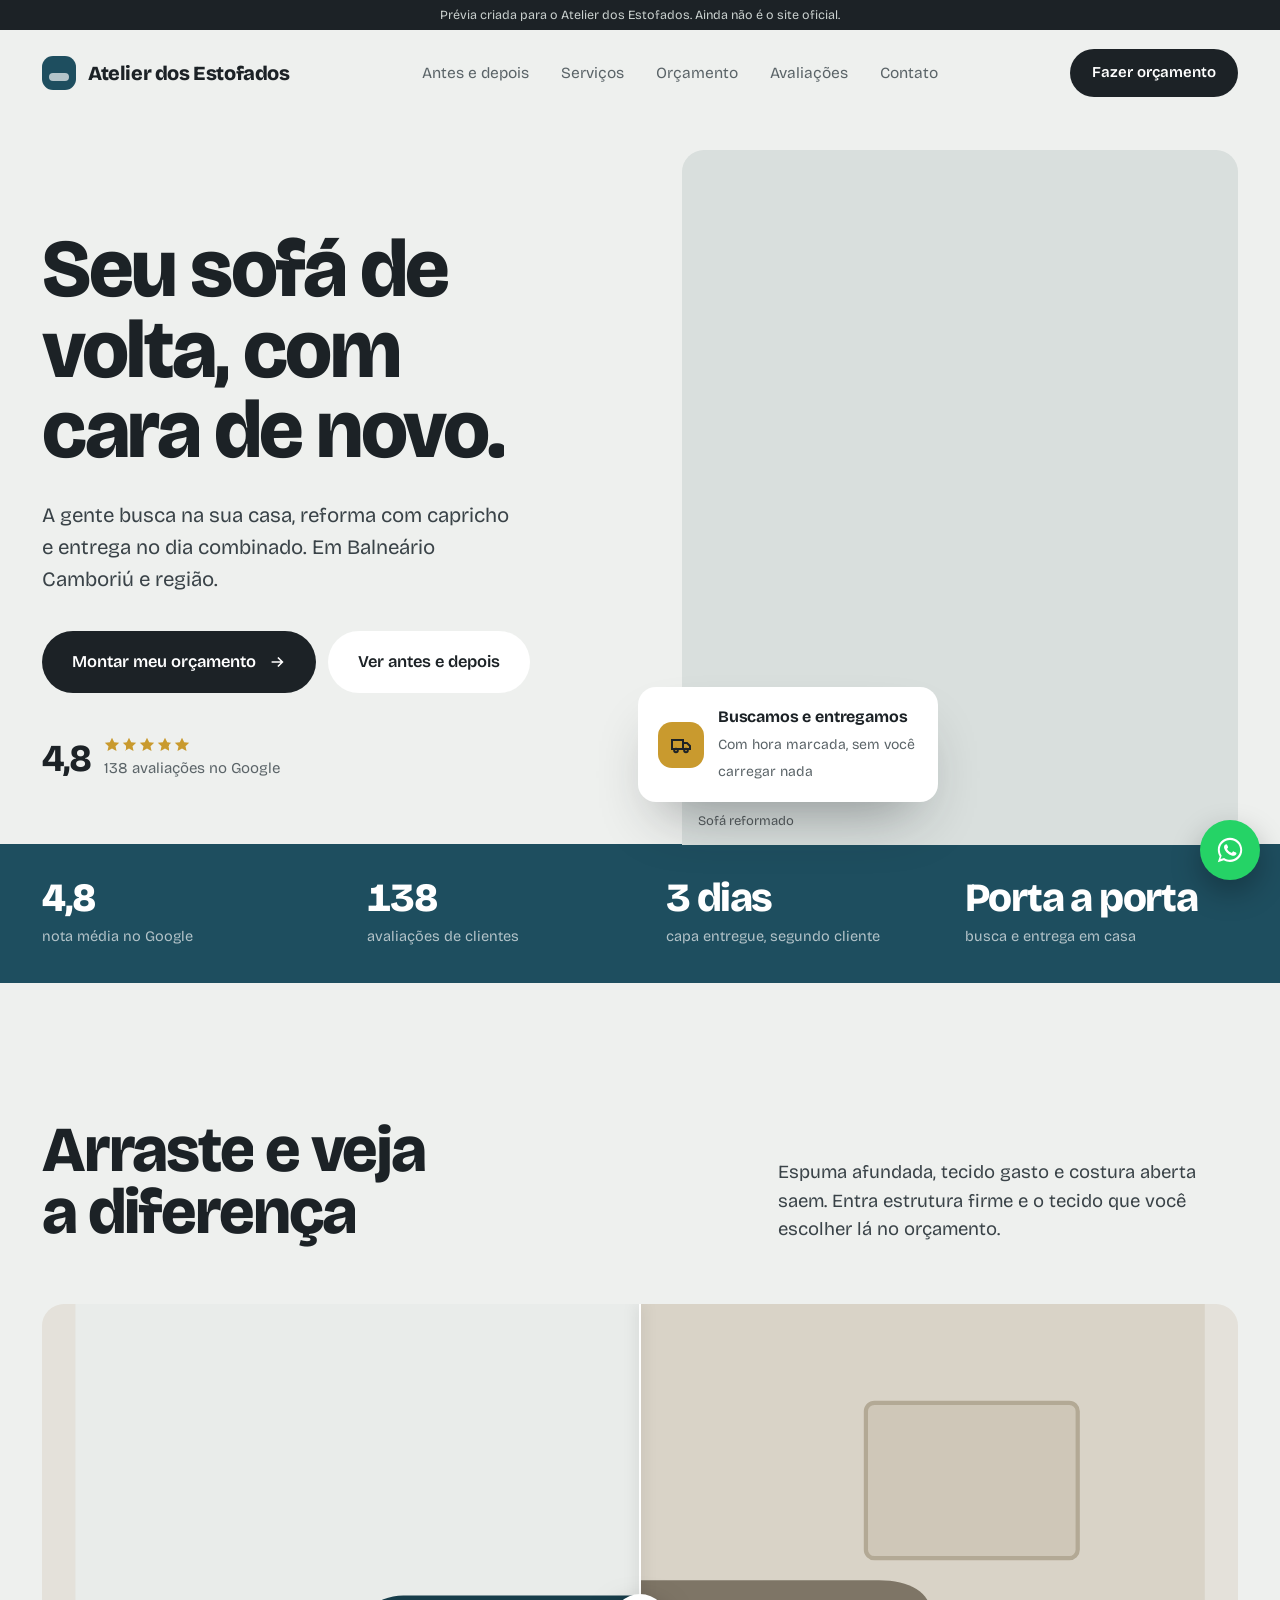
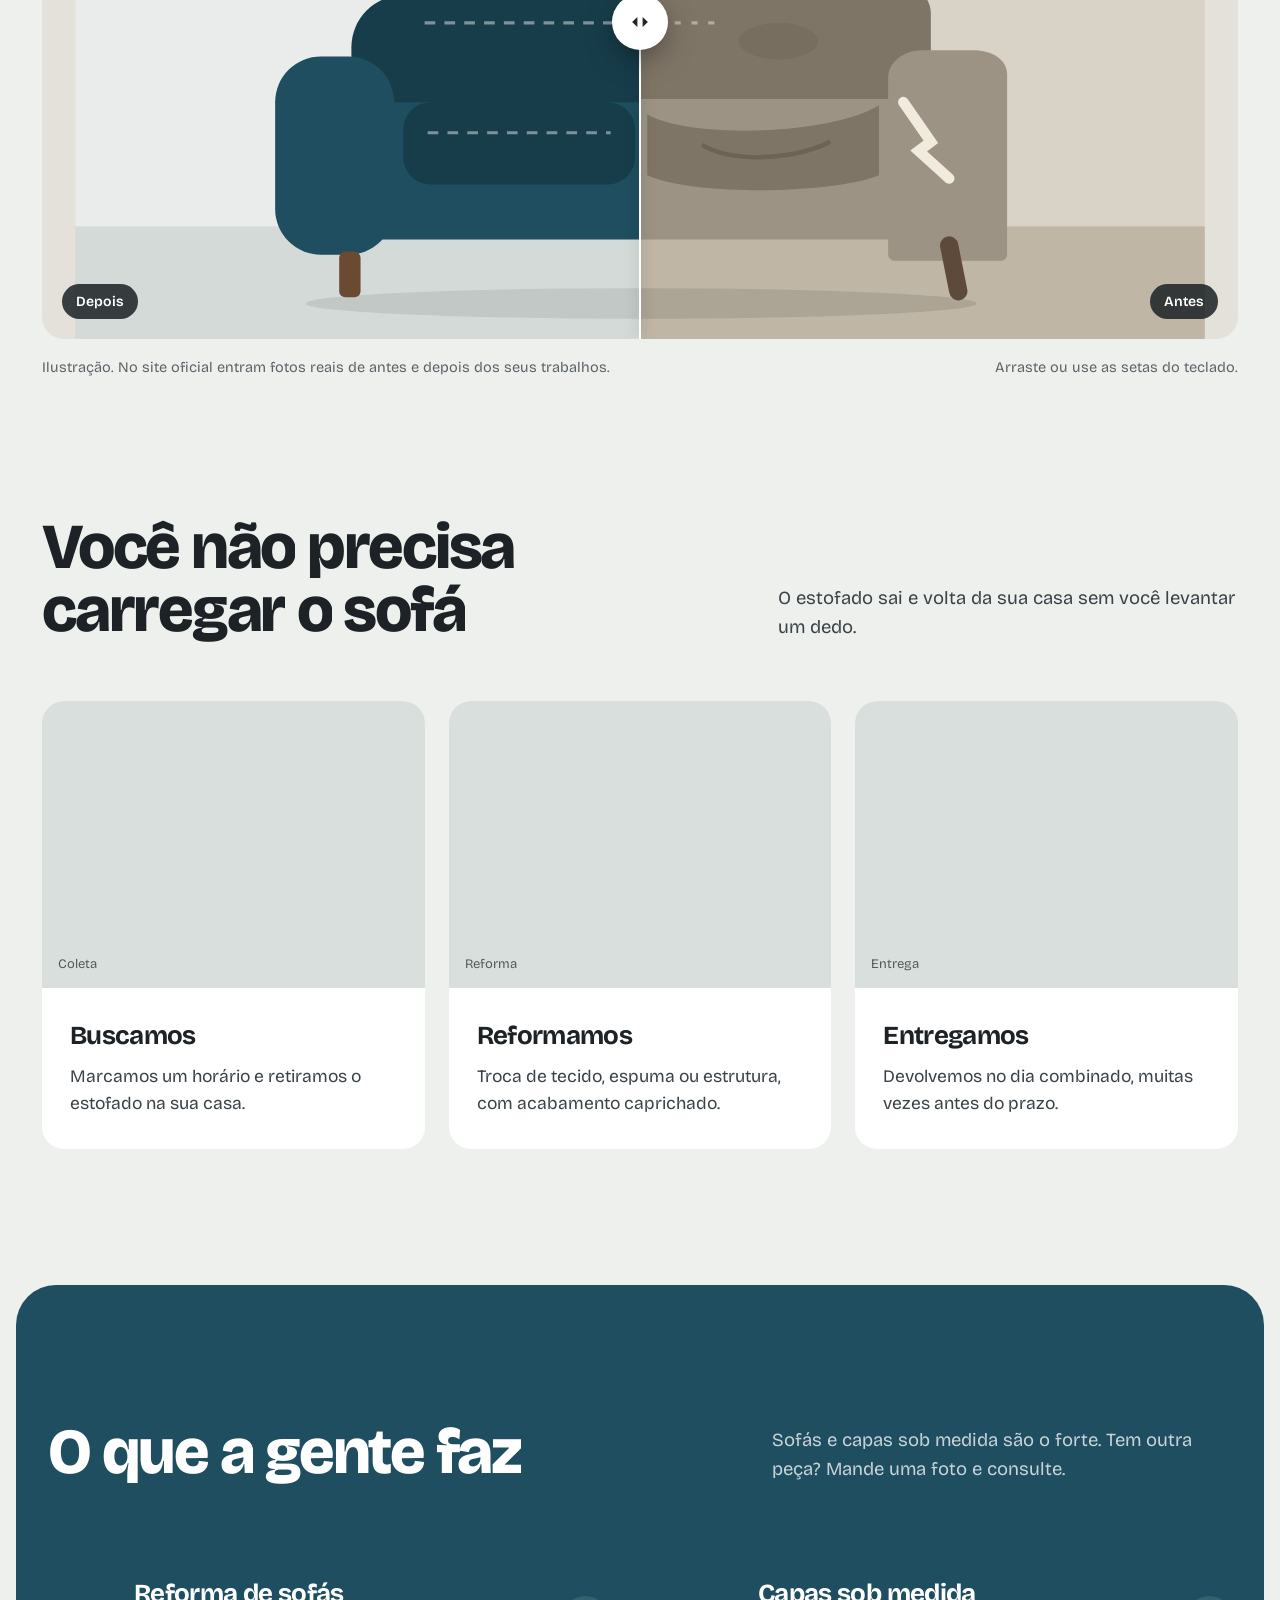
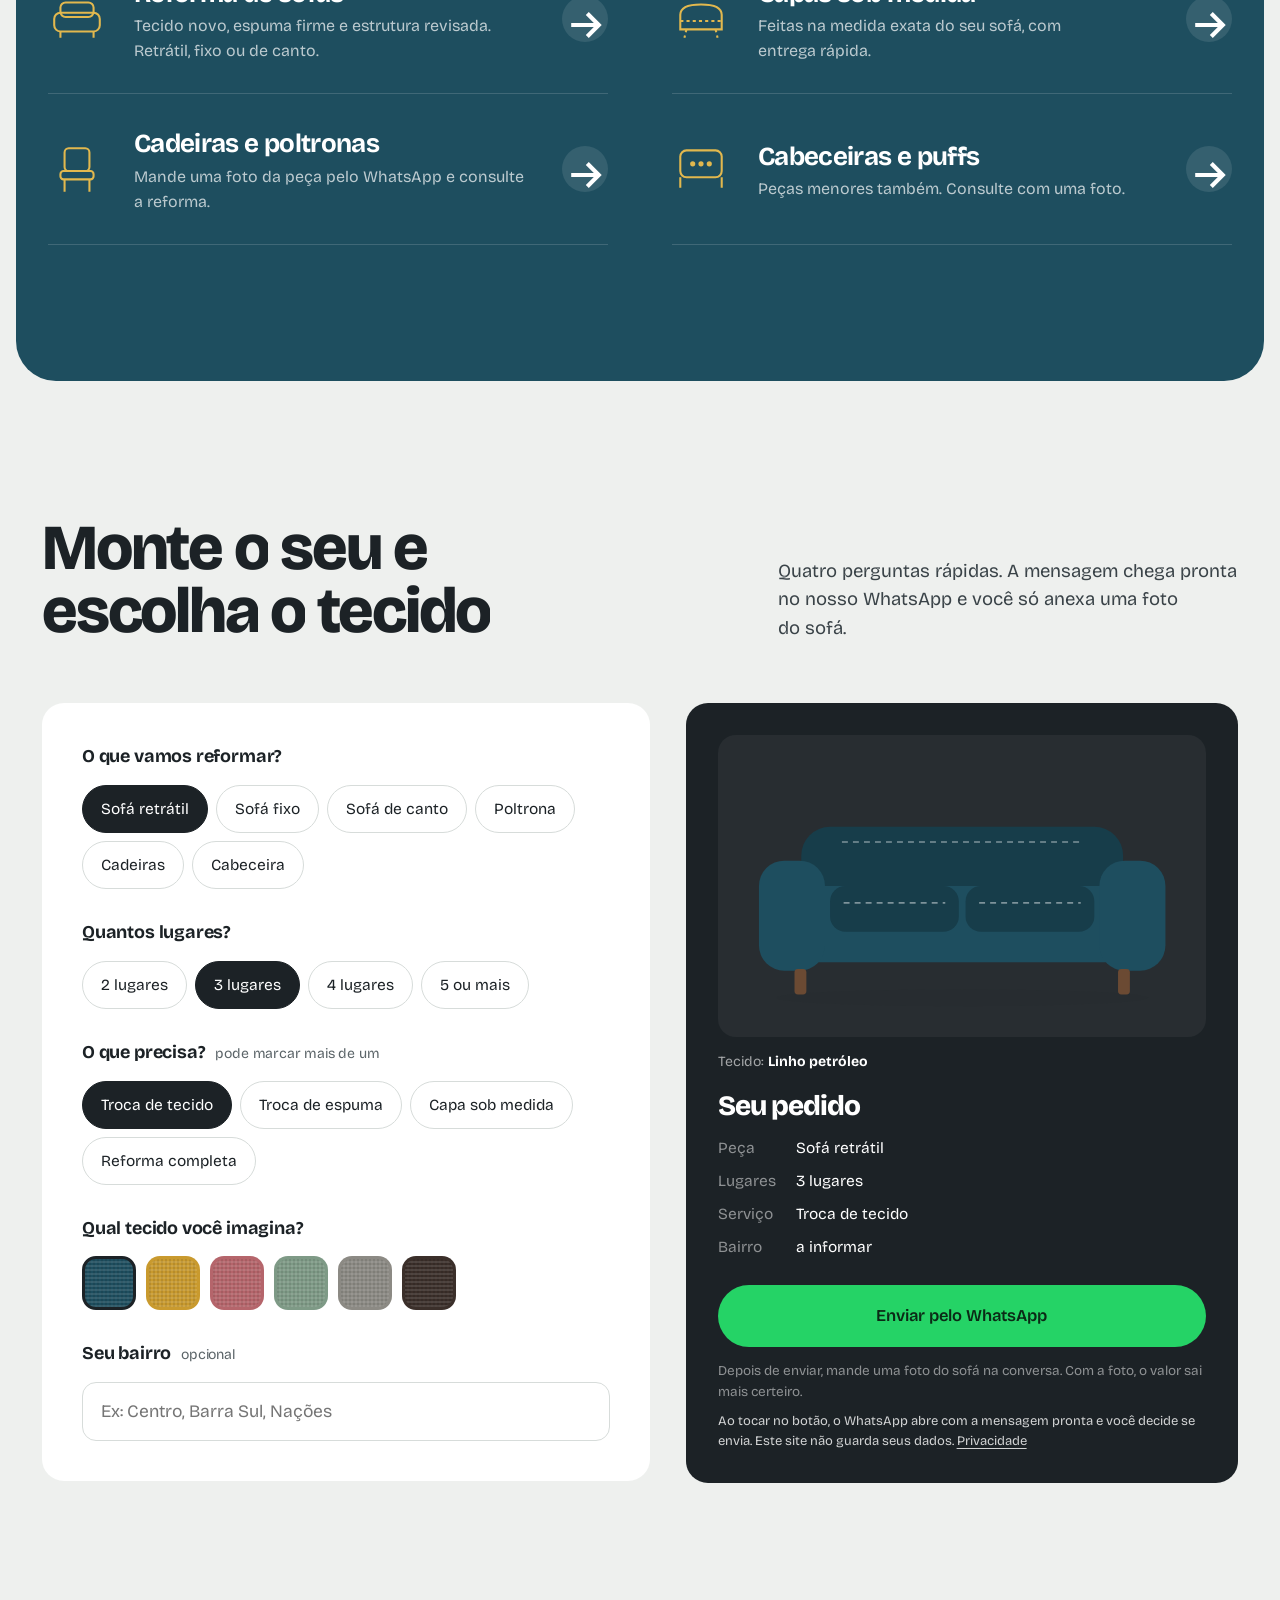
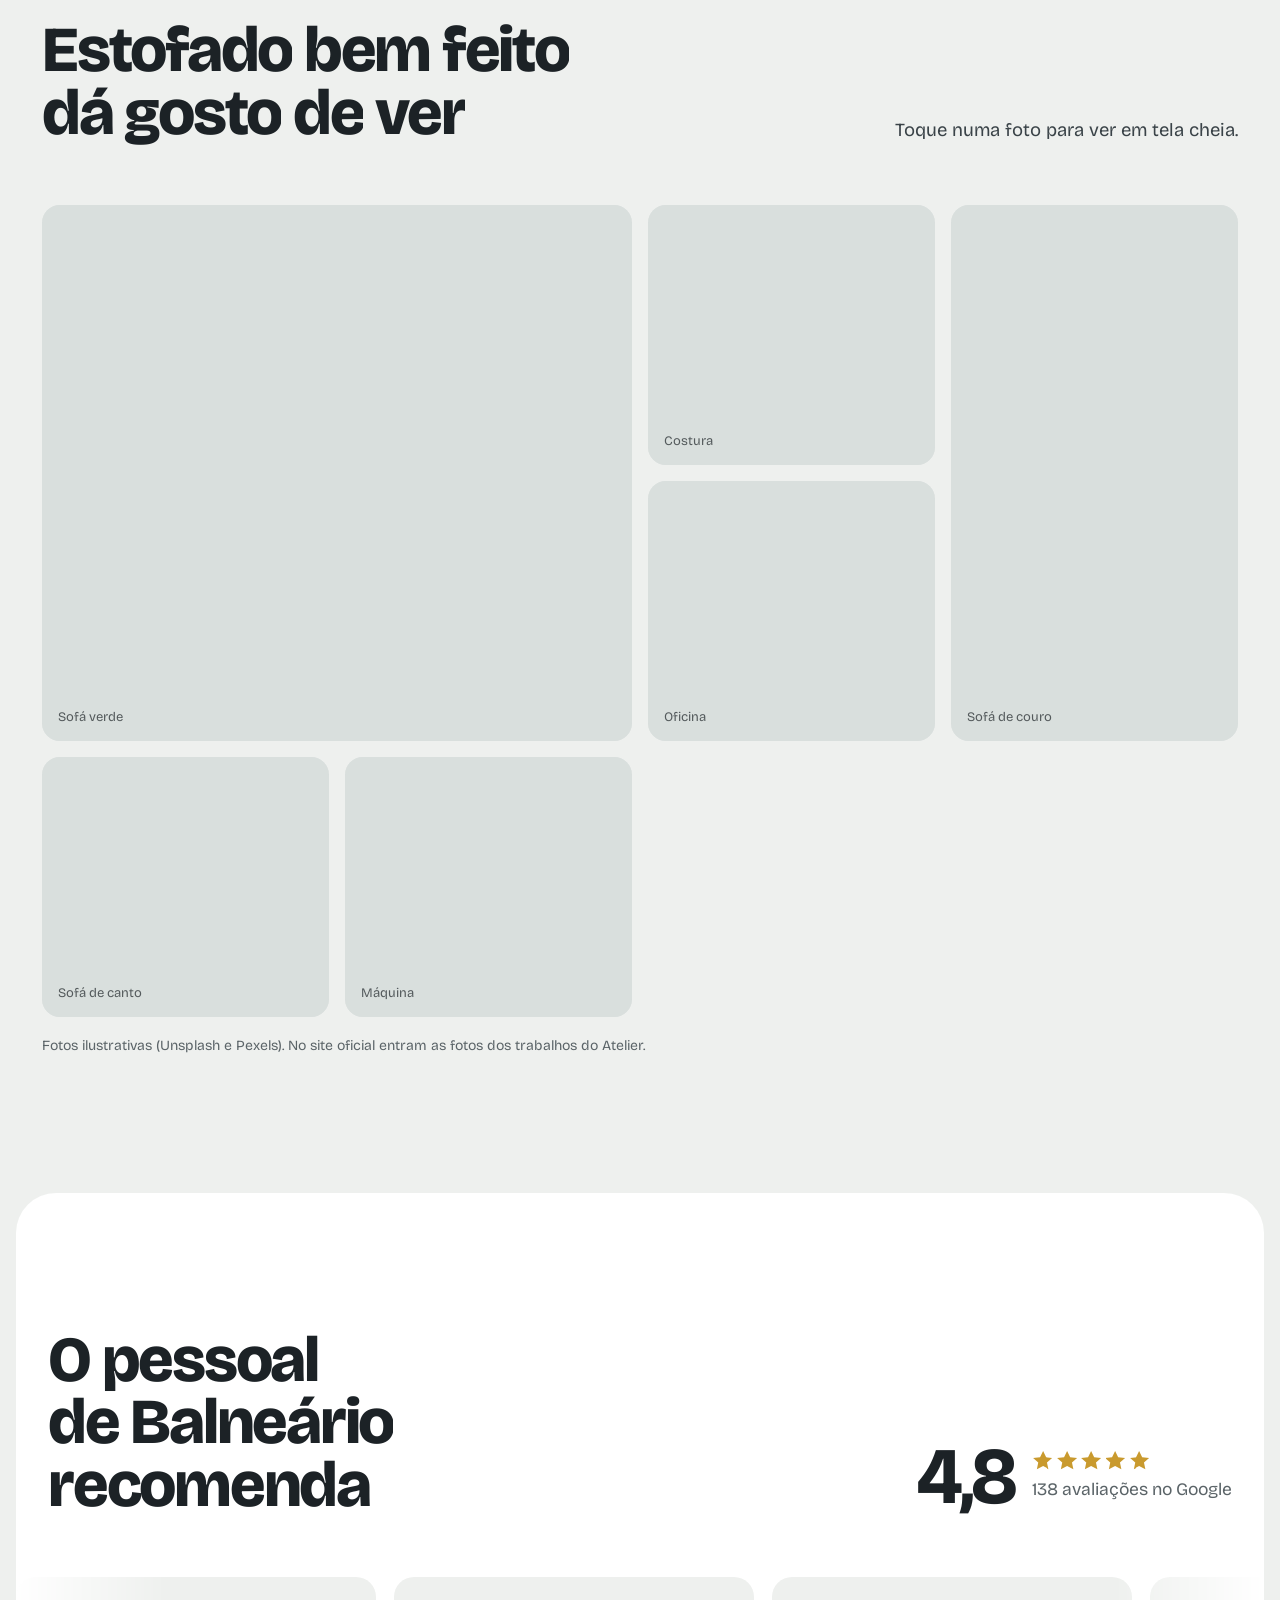
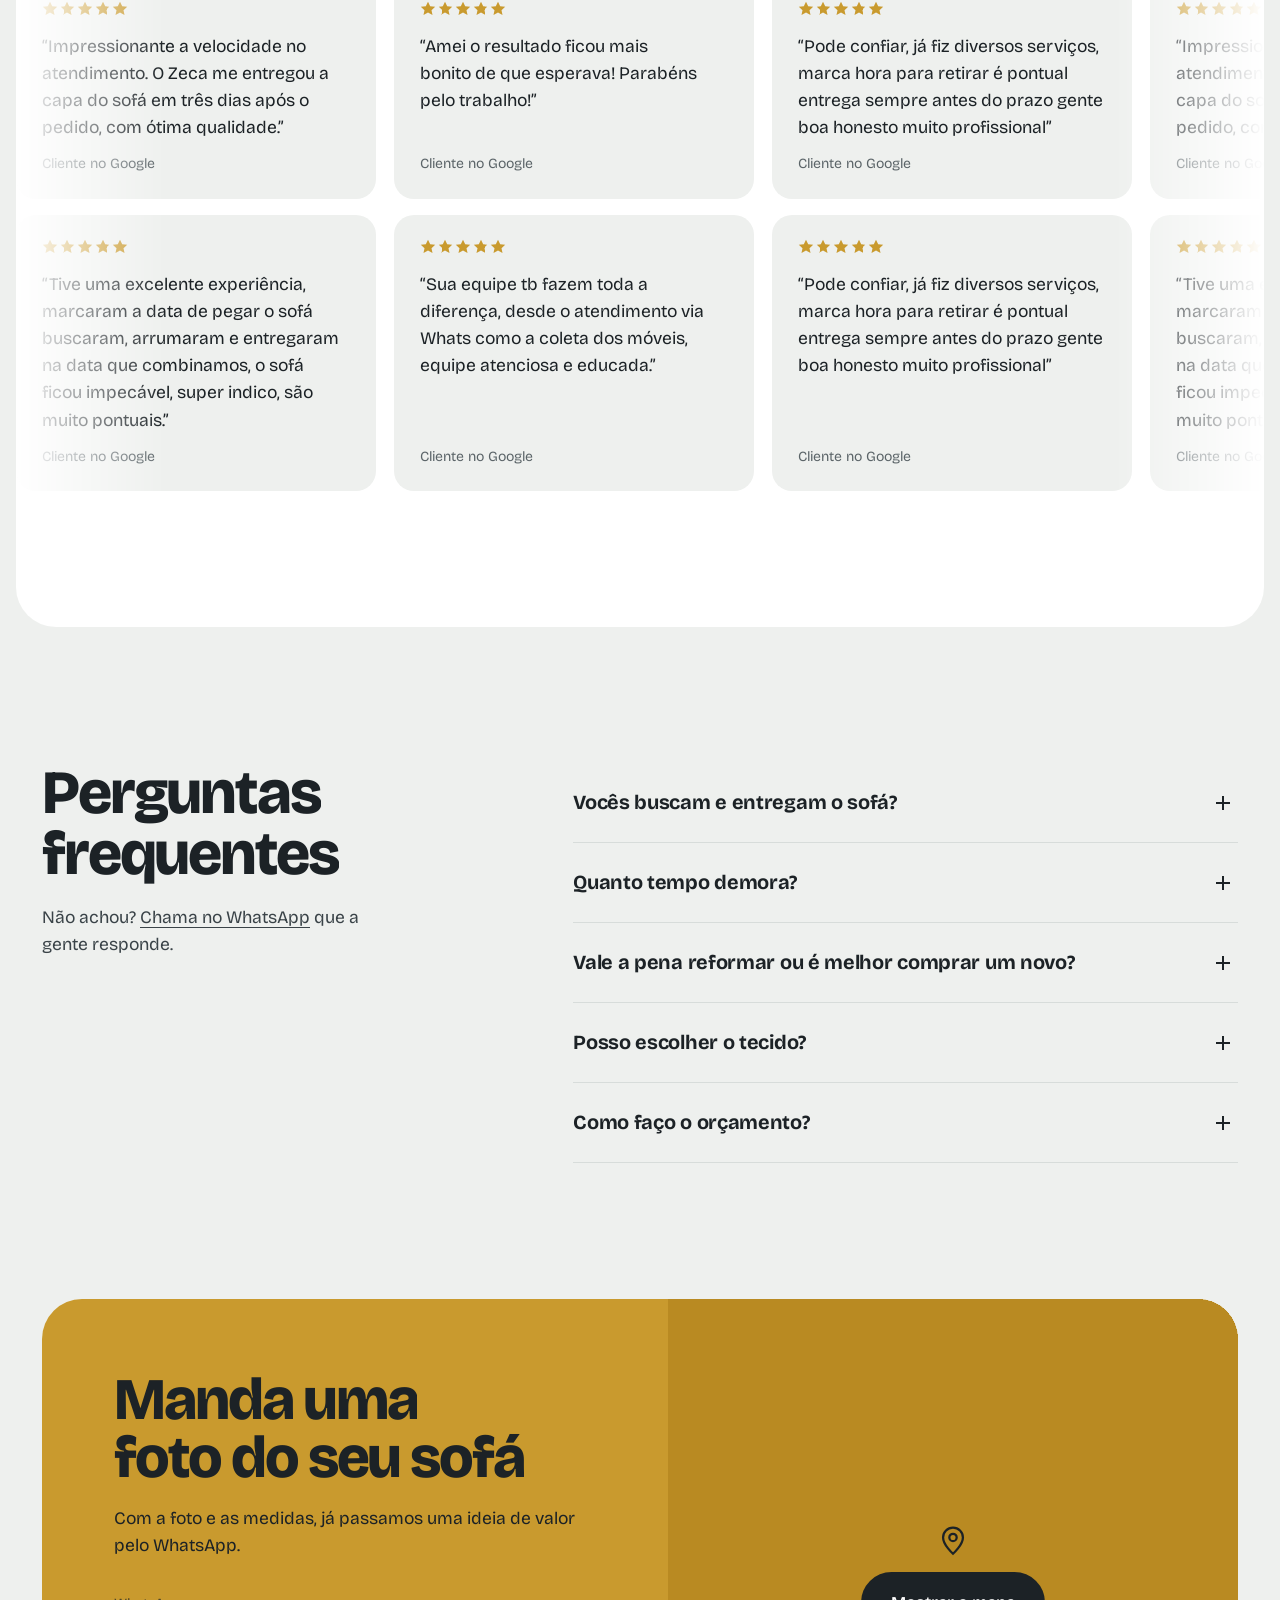
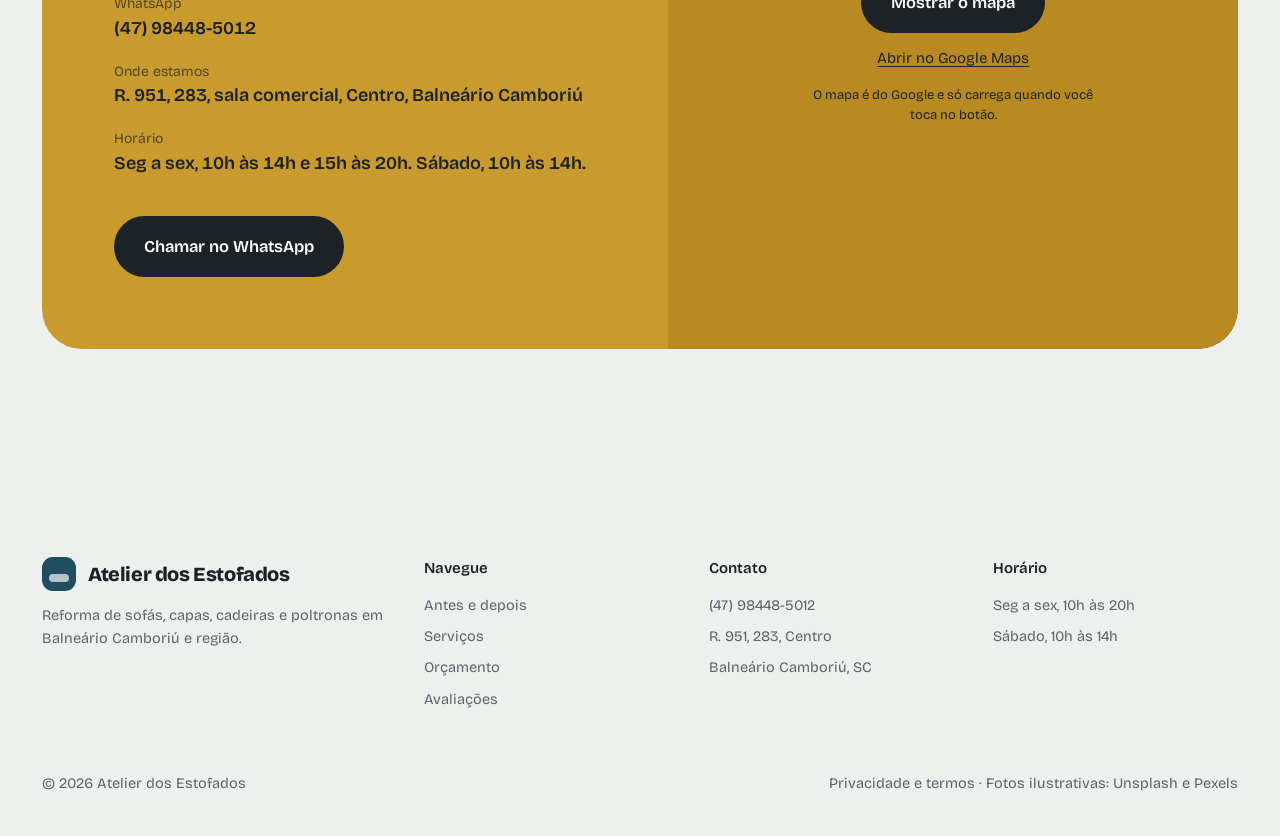
<file: atelier-dos-estofados/index.html>
<!DOCTYPE html>
<html lang="pt-BR">
<head>
<meta charset="utf-8">
<meta name="viewport" content="width=device-width,initial-scale=1,viewport-fit=cover">
<meta name="robots" content="noindex, nofollow">
<title>Atelier dos Estofados | Reforma de sofás em Balneário Camboriú</title>
<meta name="description" content="Reforma de sofás e capas sob medida em Balneário Camboriú. Buscamos e entregamos na sua casa, no dia combinado. 4,8 no Google.">
<meta name="theme-color" content="#1E4E5F">
<link rel="icon" href="favicon.svg" type="image/svg+xml">
<meta property="og:type" content="website"><meta property="og:locale" content="pt_BR">
<meta property="og:title" content="Atelier dos Estofados, Balneário Camboriú">
<meta property="og:description" content="Seu sofá de volta, com cara de novo. Buscamos e entregamos.">
<meta property="og:image" content="https://images.unsplash.com/photo-1555041469-a586c61ea9bc?auto=format&fit=crop&w=1200&h=630&q=80">
<link rel="preload" href="assets/fonts/bricolage-grotesque-latin-standard-normal.woff2" as="font" type="font/woff2" crossorigin>
<link rel="preconnect" href="https://images.unsplash.com"><link rel="preconnect" href="https://images.pexels.com">
<link rel="stylesheet" href="assets/base.css?v=461c3ddf">
<script type="application/ld+json">
{"@context":"https://schema.org","@type":"LocalBusiness","name":"Atelier dos Estofados","description":"Reforma de sofás e capas sob medida, com busca e entrega.","telephone":"+55-47-98448-5012","address":{"@type":"PostalAddress","streetAddress":"R. 951, 283, sala comercial","addressLocality":"Balneário Camboriú","addressRegion":"SC","addressCountry":"BR"},"areaServed":"Balneário Camboriú e região","openingHoursSpecification":[{"@type":"OpeningHoursSpecification","dayOfWeek":["Monday","Tuesday","Wednesday","Thursday","Friday"],"opens":"10:00","closes":"20:00"},{"@type":"OpeningHoursSpecification","dayOfWeek":"Saturday","opens":"10:00","closes":"14:00"}]}
</script>
<style>
@font-face{font-family:Bricolage;src:url(assets/fonts/bricolage-grotesque-latin-standard-normal.woff2) format("woff2");font-weight:200 800;font-stretch:75% 100%;font-display:swap}
:root{
  --petroleo:#1E4E5F;--petroleo2:#173E4C;--petroleo3:#123341;--mostarda:#C99A2E;--mostarda2:#E2B84E;--rosa:#B5656B;--salvia:#7E9A86;
  --linho:#EEF0EE;--papel:#F7F8F7;--tinta:#1C2226;--suave:#5B6468;--linha:#D7DCDA;--tecido:#1E4E5F;
  --foco:#C99A2E;--loader-bg:#1E4E5F;--loader-fg:#fff;--aviso-h:30px;--fb1:#D9DFDD;--fb2:#B7C3C0;
  --w:1260px;--raio:22px;--mapa-bg:#B98A22;--mapa-fg:#1C2226;--sel-bg:#1E4E5F;--sel-fg:#fff;
}
body{font-family:Bricolage,system-ui,sans-serif;font-size:17.5px;line-height:1.55;color:var(--tinta);background:var(--linho);font-optical-sizing:auto}
.w{max-width:var(--w);margin:0 auto;padding:0 32px}
h1,h2,h3{font-weight:800;letter-spacing:-.035em;line-height:.98}
.aviso-demo{background:var(--tinta);color:#C9D0CE}

.btn{display:inline-flex;align-items:center;gap:12px;background:var(--tinta);color:#fff;text-decoration:none;padding:18px 30px;border-radius:999px;font-weight:600;font-size:16.5px;transition:background-color .2s ease,color .2s ease,transform .16s var(--ease-out)}
.btn:hover{background:var(--petroleo)}
.btn svg{width:18px;height:18px;transition:transform .25s}.btn:hover svg{transform:translateX(3px)}
.btn.claro{background:#fff;color:var(--tinta)}.btn.claro:hover{background:var(--mostarda2)}
.btn.zap{background:#25D366;color:#0B2A16}.btn.zap:hover{background:#30E073}
.btn.must{background:var(--mostarda);color:var(--tinta)}.btn.must:hover{background:var(--mostarda2)}

/* topo */
.topo .w{display:flex;align-items:center;justify-content:space-between;height:86px;gap:24px;transition:height .3s}
.topo.rolou{background:var(--linho)}
.topo.rolou .w{height:70px}
.marca{display:flex;align-items:center;gap:12px;text-decoration:none;font-weight:800;font-size:20px;letter-spacing:-.02em}
.marca i{width:34px;height:34px;border-radius:11px;background:var(--tecido);transition:background .5s;position:relative;display:block}
.marca i::after{content:"";position:absolute;left:7px;right:7px;bottom:9px;height:8px;border-radius:4px;background:#ffffffaa}
.nav-d{display:flex;gap:32px;font-size:15.5px}
.nav-d a{text-decoration:none;color:var(--suave);transition:color .2s}.nav-d a:hover{color:var(--tinta)}
.topo .btn{padding:12px 22px;font-size:15px}
.menu-mob{background:var(--petroleo);color:#fff}
.menu-mob a{font-weight:800;letter-spacing:-.03em}
.menu-mob .btn{margin-top:28px;align-self:flex-start;font-size:17px;letter-spacing:0}
.menu-aberto .topo{color:#fff;background:transparent;box-shadow:none}

/* hero */
.hero{padding:150px 0 0;position:relative}
.hero .w{display:grid;grid-template-columns:1.05fr 1fr;gap:56px;align-items:end}
.hero h1{font-size:clamp(50px,6.4vw,98px);letter-spacing:-.03em}
.hero .lead{font-size:clamp(18px,1.6vw,21px);max-width:470px;margin:30px 0 36px;color:#3A4348}
.acoes{display:flex;gap:12px;flex-wrap:wrap}
.selo{display:flex;align-items:center;gap:14px;margin-top:44px;color:var(--suave);font-size:15px}
.selo b{font-size:38px;color:var(--tinta);letter-spacing:-.04em;line-height:1}
.estrelas{color:var(--mostarda)}
.hero .foto{position:relative;aspect-ratio:4/5;border-radius:var(--raio) var(--raio) 0 0;overflow:hidden;margin-bottom:-1px}
.hero .foto img,.hero .foto .img-fb{width:100%;height:100%;object-fit:cover}
.hero .cartao-flut{position:absolute;left:-44px;bottom:42px;z-index:2;background:#fff;border-radius:18px;padding:18px 20px;box-shadow:0 30px 60px -24px rgba(28,34,38,.45);display:flex;gap:14px;align-items:center;max-width:300px}
.hero .cartao-flut b{display:block;font-size:16px;letter-spacing:-.01em}
.hero .cartao-flut span{font-size:14px;color:var(--suave)}
.hero .cartao-flut .ic{width:46px;height:46px;border-radius:14px;background:var(--mostarda);display:grid;place-items:center;flex:none}
.hero .cartao-flut svg{width:24px;height:24px}
.faixa-hero{background:var(--petroleo);color:#fff}
.faixa-hero .w{display:grid;grid-template-columns:repeat(4,1fr)}
.faixa-hero .w>div{padding:34px 26px}
.faixa-hero .w>div:first-child{border-left:0;padding-left:0}
.faixa-hero strong{display:block;font-size:40px;font-weight:800;letter-spacing:-.04em;line-height:1}
.faixa-hero span{display:block;margin-top:8px;font-size:14.5px;color:#ffffffa8}

section{padding:136px 0}
.cab{display:grid;grid-template-columns:1.1fr 1fr;gap:48px;align-items:end;margin-bottom:60px}
.cab h2{font-size:clamp(40px,5vw,72px)}
.cab p{max-width:460px;justify-self:end;font-size:18.5px;color:#3A4348}

/* antes e depois */
.cmp{aspect-ratio:16/8.5;border-radius:var(--raio);background:#E4E1DA}
.cmp .rotc{position:absolute;bottom:20px;z-index:2;background:rgba(28,34,38,.86);color:#fff;font-size:14px;font-weight:600;padding:7px 14px;border-radius:999px;pointer-events:none}
.cmp .rotc.a{right:20px}.cmp .rotc.d{left:20px}
.cmp-pe{display:flex;justify-content:space-between;gap:16px;flex-wrap:wrap;margin-top:18px;font-size:14.5px;color:var(--suave)}

/* etapas */
.etapas{list-style:none;display:grid;grid-template-columns:repeat(3,1fr);gap:24px;counter-reset:e}
.etapas li{counter-increment:e;background:#fff;border-radius:var(--raio);overflow:hidden;display:flex;flex-direction:column}
.etapas .ft{aspect-ratio:4/3;overflow:hidden;position:relative}
.etapas .ft img,.etapas .ft .img-fb{width:100%;height:100%;object-fit:cover}
.etapas .tx{padding:28px 28px 32px;position:relative}
.etapas strong{display:block;font-size:26px;letter-spacing:-.025em;margin:0 0 6px}
.etapas p{color:#3A4348}

/* serviços */
.serv{background:var(--petroleo);color:#fff;border-radius:40px;margin:0 16px}
.serv .cab h2{color:#fff}.serv .cab p{color:#ffffffc0}
.lista{display:grid;grid-template-columns:1fr 1fr;gap:0 64px}
.lista>div{display:grid;grid-template-columns:64px 1fr auto;gap:22px;align-items:center;padding:30px 0;border-bottom:1px solid #ffffff26}
.lista svg{width:58px;height:58px}
.lista strong{display:block;font-size:26px;letter-spacing:-.025em;font-weight:700}
.lista p{color:#ffffffb3;font-size:16px}
.lista a{width:46px;height:46px;border-radius:50%;background:#ffffff1a;color:#fff;display:grid;place-items:center;text-decoration:none;transition:background-color .2s ease,color .2s ease,transform .16s var(--ease-out)}
.lista a:hover{background:var(--mostarda2);color:var(--tinta)}
.lista a:active{transform:scale(.94)}

/* provador + orçamento */
.orc{display:grid;grid-template-columns:1.1fr 1fr;gap:36px;align-items:start}
.form{background:#fff;border-radius:var(--raio);padding:40px}
.passo{margin-bottom:30px}
.passo legend,.passo label.t{display:flex;align-items:baseline;gap:10px;font-weight:700;font-size:18px;margin-bottom:14px;letter-spacing:-.01em}
.passo legend span{color:var(--suave);font-weight:400;font-size:14px}
fieldset{border:0}
.op{display:flex;flex-wrap:wrap;gap:8px}
.op input{position:absolute;opacity:0;pointer-events:none}
.op label{padding:11px 18px;border:1.5px solid var(--linha);border-radius:999px;cursor:pointer;font-size:15.5px;transition:background-color .2s ease,border-color .2s ease,color .2s ease}
.op label:hover{border-color:var(--tinta)}
.op input:checked+label{background:var(--tinta);border-color:var(--tinta);color:#fff}
.op input:focus-visible+label{outline:3px solid var(--mostarda);outline-offset:2px}
.amostras{display:flex;gap:10px;flex-wrap:wrap}
.am{width:54px;height:54px;border-radius:14px;border:3px solid transparent;position:relative;background:var(--c);transition:transform .16s var(--ease-out),border-color .2s ease}
@media(hover:hover) and (pointer:fine){.am:hover{transform:translateY(-2px)}}
.am:active{transform:scale(.95)}
.am::after{content:"";position:absolute;inset:0;border-radius:11px;background:repeating-linear-gradient(0deg,#ffffff1c 0 2px,transparent 2px 4px),repeating-linear-gradient(90deg,#00000016 0 2px,transparent 2px 4px)}
.am[aria-pressed="true"]{border-color:var(--tinta)}
.passo input[type=text]{width:100%;padding:15px 18px;border:1.5px solid var(--linha);border-radius:14px}
.resumo{position:sticky;top:96px;background:var(--tinta);color:#fff;border-radius:var(--raio);padding:32px;overflow:hidden}
.resumo .mini{background:#ffffff0d;border-radius:18px;padding:24px;margin-bottom:24px}
.resumo .mini svg{width:100%;height:auto}
.resumo .tec{font-size:14px;color:#ffffff99;margin:-10px 0 20px}
.resumo .tec b{color:#fff}
.resumo h3{font-size:28px;margin-bottom:16px}
.resumo dl{display:grid;grid-template-columns:auto 1fr;gap:9px 20px;font-size:15.5px;margin-bottom:26px}
.resumo dt{color:#ffffff80}
.resumo .btn{width:100%;justify-content:center}
.resumo .obs{font-size:13.5px;color:#ffffff80;margin-top:14px}

/* galeria */
.gal{display:grid;grid-auto-flow:dense;grid-template-columns:repeat(4,1fr);grid-auto-rows:260px;gap:16px}
.gal a{border-radius:18px;overflow:hidden;position:relative;display:block;background:#dfe3e1}
.gal a img,.gal a .img-fb{width:100%;height:100%;object-fit:cover;transition:transform .7s var(--ease-out)}
@media(hover:hover) and (pointer:fine){.gal a:hover img{transform:scale(1.04)}}
.gal .x2{grid-column:span 2;grid-row:span 2}.gal .t2{grid-row:span 2}
.nota-foto{font-size:14px;color:var(--suave);margin-top:18px}

/* avaliações */
.aval{background:#fff;border-radius:40px;margin:0 16px;overflow:hidden}
.g-sel{display:flex;align-items:center;gap:18px;justify-self:end}
.g-sel b{font-size:80px;letter-spacing:-.05em;line-height:1}
.marq{display:grid;gap:16px}
.marq-t figure{width:360px;flex:none;background:var(--linho);border-radius:20px;padding:24px 26px;display:flex;flex-direction:column;gap:12px}
.marq-t figcaption{margin-top:auto;font-size:14px;color:var(--suave)}

/* faq */
.faq{display:grid;grid-template-columns:1fr 1.5fr;gap:88px}
.faq h2{font-size:clamp(40px,4.8vw,64px)}
details.p summary{font-weight:700;font-size:20px;letter-spacing:-.015em}
details.p .r{color:#3A4348}

/* contato */
.contato{background:var(--mostarda);border-radius:40px;overflow:hidden;display:grid;grid-template-columns:1.1fr 1fr}
.contato .txt{padding:72px}
.contato h2{font-size:clamp(40px,4.6vw,66px);margin-bottom:18px}
.contato dl{margin:34px 0 38px;display:grid;gap:18px}
.contato dt{font-size:14px;opacity:.7}
.contato dd{font-size:18px;font-weight:600}
.contato iframe{width:100%;height:100%;min-height:520px;border:0}
footer{padding:72px 0 40px;font-size:14.5px;color:var(--suave)}
footer .top{display:grid;grid-template-columns:1.4fr 1fr 1fr 1fr;gap:40px;padding-bottom:36px}
footer .fh{font-weight:600;color:var(--tinta);font-size:15px;margin-bottom:14px}
footer ul{list-style:none;display:grid;gap:9px}
footer a{text-decoration:none}footer a:hover{color:var(--tinta)}
footer .base{display:flex;justify-content:space-between;gap:20px;padding-top:26px;flex-wrap:wrap}
.sofa{transition:fill .5s}

@media(max-width:1060px){
  .hero .w,.cab,.orc,.faq,.contato,.lista{grid-template-columns:1fr}
  .cab p,.g-sel{justify-self:start}
  .hero .foto{aspect-ratio:4/3;border-radius:var(--raio)}
  .hero .cartao-flut{left:16px}
  .faixa-hero .w{grid-template-columns:1fr 1fr}.faixa-hero .w>div:nth-child(3){padding-left:0}
  .etapas{grid-template-columns:1fr}
  .resumo{position:static}
  .gal{grid-template-columns:1fr 1fr;grid-auto-rows:200px}
  footer .top{grid-template-columns:1fr 1fr}
  .contato .txt{padding:44px 32px}
}
@media(max-width:680px){
  body{font-size:16.5px}.w{padding:0 22px}
  section{padding:92px 0}
  .hero{padding-top:120px}
  .serv,.aval{border-radius:28px;margin:0 8px}
  .cmp{aspect-ratio:4/3.4}
  .form,.resumo{padding:26px}
  .lista>div{grid-template-columns:52px 1fr;gap:16px}.lista a{display:none}
  .gal .x2{grid-column:span 2;grid-row:span 1}
  .marq-t figure{width:290px}
  .contato{border-radius:28px}
  footer .top{grid-template-columns:1fr}
  .faixa-hero strong{font-size:32px}.faixa-hero .w>div{padding:26px 14px;min-width:0}
}
</style>
</head>
<body>
<a class="pular" href="#conteudo">Pular para o conteúdo</a>
<div class="aviso-demo">Prévia criada para o Atelier dos Estofados. Ainda não é o site oficial.</div>
<div id="loader" aria-hidden="true"><div class="marca-load"><svg width="72" height="48" viewBox="0 0 72 48"><rect x="6" y="18" width="60" height="22" rx="10" fill="#C99A2E"/><rect x="14" y="6" width="44" height="18" rx="8" fill="#E2B84E"/><path d="M16 14h40" stroke="#fff" stroke-width="1.5" stroke-dasharray="4 4"/></svg><div class="barra-load"></div></div></div>

<header class="topo">
  <div class="w">
    <a class="marca" href="#topo"><i aria-hidden="true"></i>Atelier dos Estofados</a>
    <nav class="nav-d" aria-label="Principal"><a href="#antes-depois">Antes e depois</a><a href="#servicos">Serviços</a><a href="#orcamento">Orçamento</a><a href="#avaliacoes">Avaliações</a><a href="#contato">Contato</a></nav>
    <a class="btn nav-d" href="#orcamento">Fazer orçamento</a>
    <button class="btn-menu" aria-label="Abrir menu" aria-expanded="false"><span></span><span></span><span></span></button>
  </div>
</header>
<nav class="menu-mob" aria-label="Menu"><a href="#antes-depois">Antes e depois</a><a href="#servicos">Serviços</a><a href="#orcamento">Orçamento</a><a href="#avaliacoes">Avaliações</a><a href="#contato">Contato</a><a class="btn zap" href="https://wa.me/5547984485012" target="_blank" rel="noopener">Chamar no WhatsApp</a></nav>

<main id="conteudo">
<section class="hero" id="topo" data-hero>
  <div class="w">
    <div style="padding-bottom:64px">
      <h1 data-split>Seu sofá de volta, com cara de novo.</h1>
      <p class="lead" data-hero-fade>A gente busca na sua casa, reforma com capricho e entrega no dia combinado. Em Balneário Camboriú e região.</p>
      <div class="acoes" data-hero-fade>
        <a class="btn" href="#orcamento">Montar meu orçamento <svg viewBox="0 0 20 20" fill="none" stroke="currentColor" stroke-width="1.8"><path d="M4 10h12M11 5l5 5-5 5"/></svg></a>
        <a class="btn claro" href="#antes-depois">Ver antes e depois</a>
      </div>
      <div class="selo" data-hero-fade><b>4,8</b><div><span class="estrelas" role="img" aria-label="5 de 5 estrelas"></span>138 avaliações no Google</div></div>
    </div>
    <div class="foto-w" data-hero-fade style="position:relative">
     <div class="foto">
      <img data-hero-img data-fb="Sofá reformado" fetchpriority="high" alt="Sofá estofado em tecido verde" src="https://images.unsplash.com/photo-1555041469-a586c61ea9bc?auto=format&fit=crop&w=1400&q=80" srcset="https://images.unsplash.com/photo-1555041469-a586c61ea9bc?auto=format&fit=crop&w=800&q=75 800w,https://images.unsplash.com/photo-1555041469-a586c61ea9bc?auto=format&fit=crop&w=1400&q=80 1400w" sizes="(max-width:1060px) 100vw, 50vw">
     </div>
      <div class="cartao-flut"><span class="ic"><svg viewBox="0 0 24 24" fill="none" stroke="#1C2226" stroke-width="2"><path d="M3 7h11v9H3zM14 10h4l3 3v3h-7"/><circle cx="7" cy="17.5" r="1.8"/><circle cx="17" cy="17.5" r="1.8"/></svg></span><div><b>Buscamos e entregamos</b><span>Com hora marcada, sem você carregar nada</span></div></div>
    </div>
  </div>
</section>
<div class="faixa-hero">
  <div class="w">
    <div><strong data-count="4.8">4,8</strong><span>nota média no Google</span></div>
    <div><strong data-count="138">138</strong><span>avaliações de clientes</span></div>
    <div><strong>3 dias</strong><span>capa entregue, segundo cliente</span></div>
    <div><strong>Porta a porta</strong><span>busca e entrega em casa</span></div>
  </div>
</div>

<section id="antes-depois">
  <div class="w">
    <div class="cab"><div><h2 data-split>Arraste e veja a diferença</h2></div><p data-reveal>Espuma afundada, tecido gasto e costura aberta saem. Entra estrutura firme e o tecido que você escolher lá no orçamento.</p></div>
    <div class="cmp" data-compare data-reveal role="slider" tabindex="0" aria-label="Comparar antes e depois da reforma" aria-valuemin="0" aria-valuemax="100" aria-valuenow="50">
      <div class="cam antes" id="cAntes"></div><div class="cam depois" id="cDepois"></div>
      <span class="rotc a">Antes</span><span class="rotc d">Depois</span>
      <div class="lin" aria-hidden="true"></div>
      <div class="pux" aria-hidden="true"><svg width="20" height="14" viewBox="0 0 16 12"><path d="M1.25 6L5.75 1.75V10.25L1.25 6Z" fill="currentColor"/><path d="M14.75 6L10.25 1.75V10.25L14.75 6Z" fill="currentColor"/></svg></div>
    </div>
    <div class="cmp-pe"><span>Ilustração. No site oficial entram fotos reais de antes e depois dos seus trabalhos.</span><span>Arraste ou use as setas do teclado.</span></div>
  </div>
</section>

<section style="padding-top:0">
  <div class="w">
    <div class="cab"><div><h2 data-split>Você não precisa carregar o sofá</h2></div><p data-reveal>O estofado sai e volta da sua casa sem você levantar um dedo.</p></div>
    <ol class="etapas">
      <li data-reveal><div class="ft"><img loading="lazy" data-fb="Coleta" alt="Sala com sofá de couro caramelo" src="https://images.unsplash.com/photo-1616047006789-b7af5afb8c20?auto=format&fit=crop&w=900&q=75"></div><div class="tx"><strong>Buscamos</strong><p>Marcamos um horário e retiramos o estofado na sua casa.</p></div></li>
      <li data-reveal><div class="ft"><img loading="lazy" data-fb="Reforma" alt="Mãos costurando tecido cinza" src="https://images.pexels.com/photos/11482124/pexels-photo-11482124.jpeg?auto=compress&cs=tinysrgb&w=900"></div><div class="tx"><strong>Reformamos</strong><p>Troca de tecido, espuma ou estrutura, com acabamento caprichado.</p></div></li>
      <li data-reveal><div class="ft"><img loading="lazy" data-fb="Entrega" alt="Sala aconchegante com sofá cinza" src="https://images.unsplash.com/photo-1680965585463-386646047473?auto=format&fit=crop&w=900&q=75"></div><div class="tx"><strong>Entregamos</strong><p>Devolvemos no dia combinado, muitas vezes antes do prazo.</p></div></li>
    </ol>
  </div>
</section>

<section class="serv" id="servicos">
  <div class="w">
    <div class="cab"><div><h2 data-split>O que a gente faz</h2></div><p data-reveal>Sofás e capas sob medida são o forte. Tem outra peça? Mande uma foto e consulte.</p></div>
    <div class="lista">
      <div data-reveal><svg viewBox="0 0 56 56" fill="none" stroke="#E2B84E" stroke-width="2"><rect x="6" y="22" width="44" height="18" rx="6"/><rect x="12" y="12" width="32" height="14" rx="5"/><path d="M12 40v6M44 40v6"/></svg><div><strong>Reforma de sofás</strong><p>Tecido novo, espuma firme e estrutura revisada. Retrátil, fixo ou de canto.</p></div><a href="#orcamento" aria-label="Orçar reforma de sofá" data-tipo="0"><svg viewBox="0 0 20 20" width="18" height="18" fill="none" stroke="currentColor" stroke-width="1.8" aria-hidden="true"><path d="M4 10h12M11 5l5 5-5 5"/></svg></a></div>
      <div data-reveal><svg viewBox="0 0 56 56" fill="none" stroke="#E2B84E" stroke-width="2"><path d="M8 24c0-6 6-10 20-10s20 4 20 10v14H8z"/><path d="M14 38l-2 8M42 38l2 8M8 30h40" stroke-dasharray="3 3"/></svg><div><strong>Capas sob medida</strong><p>Feitas na medida exata do seu sofá, com entrega rápida.</p></div><a href="#orcamento" aria-label="Orçar capa sob medida" data-serv="2"><svg viewBox="0 0 20 20" width="18" height="18" fill="none" stroke="currentColor" stroke-width="1.8" aria-hidden="true"><path d="M4 10h12M11 5l5 5-5 5"/></svg></a></div>
      <div data-reveal><svg viewBox="0 0 56 56" fill="none" stroke="#E2B84E" stroke-width="2"><rect x="16" y="8" width="24" height="22" rx="4"/><rect x="12" y="30" width="32" height="8" rx="3"/><path d="M16 38v12M40 38v12"/></svg><div><strong>Cadeiras e poltronas</strong><p>Mande uma foto da peça pelo WhatsApp e consulte a reforma.</p></div><a href="#orcamento" aria-label="Orçar cadeiras" data-tipo="4"><svg viewBox="0 0 20 20" width="18" height="18" fill="none" stroke="currentColor" stroke-width="1.8" aria-hidden="true"><path d="M4 10h12M11 5l5 5-5 5"/></svg></a></div>
      <div data-reveal><svg viewBox="0 0 56 56" fill="none" stroke="#E2B84E" stroke-width="2"><rect x="8" y="10" width="40" height="26" rx="6"/><circle cx="20" cy="23" r="1.5" fill="#E2B84E"/><circle cx="28" cy="23" r="1.5" fill="#E2B84E"/><circle cx="36" cy="23" r="1.5" fill="#E2B84E"/><path d="M8 36v10M48 36v10"/></svg><div><strong>Cabeceiras e puffs</strong><p>Peças menores também. Consulte com uma foto.</p></div><a href="#orcamento" aria-label="Orçar cabeceira" data-tipo="5"><svg viewBox="0 0 20 20" width="18" height="18" fill="none" stroke="currentColor" stroke-width="1.8" aria-hidden="true"><path d="M4 10h12M11 5l5 5-5 5"/></svg></a></div>
    </div>
  </div>
</section>

<section id="orcamento">
  <div class="w">
    <div class="cab"><div><h2 data-split>Monte o seu e escolha o tecido</h2></div><p data-reveal>Quatro perguntas rápidas. A mensagem chega pronta no nosso WhatsApp e você só anexa uma foto do sofá.</p></div>
    <div class="orc">
      <form class="form" id="form" onsubmit="return false" data-reveal>
        <fieldset class="passo"><legend>O que vamos reformar?</legend><div class="op" id="opTipo"></div></fieldset>
        <fieldset class="passo" id="passoLug"><legend>Quantos lugares?</legend><div class="op" id="opLug"></div></fieldset>
        <fieldset class="passo"><legend>O que precisa? <span>pode marcar mais de um</span></legend><div class="op" id="opServ"></div></fieldset>
        <fieldset class="passo"><legend>Qual tecido você imagina?</legend><div class="amostras" id="amostras" role="group" aria-label="Escolher tecido"></div></fieldset>
        <div class="passo" style="margin:0"><label class="t" for="bairro">Seu bairro <span style="color:var(--suave);font-weight:400;font-size:14px">opcional</span></label><input type="text" id="bairro" placeholder="Ex: Centro, Barra Sul, Nações"></div>
      </form>
      <aside class="resumo" data-reveal aria-live="polite">
        <div class="mini" id="sofaMini"></div>
        <p class="tec">Tecido: <b id="nomeTec"></b></p>
        <h3>Seu pedido</h3>
        <dl><dt>Peça</dt><dd id="rTipo"></dd><dt>Lugares</dt><dd id="rLug"></dd><dt>Serviço</dt><dd id="rServ"></dd><dt>Bairro</dt><dd id="rBai">a informar</dd></dl>
        <a class="btn zap" id="enviar" href="#" target="_blank" rel="noopener">Enviar pelo WhatsApp</a>
        <p class="obs">Depois de enviar, mande uma foto do sofá na conversa. Com a foto, o valor sai mais certeiro.</p><p class="lgpd">Ao tocar no botão, o WhatsApp abre com a mensagem pronta e você decide se envia. Este site não guarda seus dados. <a href="privacidade.html">Privacidade</a></p>
      </aside>
    </div>
  </div>
</section>

<section style="padding-top:0">
  <div class="w">
    <div class="cab"><div><h2 data-split>Estofado bem feito dá gosto de ver</h2></div><p data-reveal>Toque numa foto para ver em tela cheia.</p></div>
    <div class="gal">
      <a class="x2" href="#" data-lb="gal" data-legenda="Sofá em tecido verde" data-full="https://images.unsplash.com/photo-1555041469-a586c61ea9bc?auto=format&fit=crop&w=2000&q=85"><img loading="lazy" data-fb="Sofá verde" alt="Sofá em tecido verde" src="https://images.unsplash.com/photo-1555041469-a586c61ea9bc?auto=format&fit=crop&w=1100&q=75"></a>
      <a href="#" data-lb="gal" data-legenda="Costura do acabamento" data-full="https://images.pexels.com/photos/11482148/pexels-photo-11482148.jpeg?auto=compress&cs=tinysrgb&w=1800"><img loading="lazy" data-fb="Costura" alt="Mãos costurando tecido" src="https://images.pexels.com/photos/11482148/pexels-photo-11482148.jpeg?auto=compress&cs=tinysrgb&w=700"></a>
      <a class="t2" href="#" data-lb="gal" data-legenda="Sofá de couro" data-full="https://images.unsplash.com/photo-1528827816431-d3f46a4427f7?auto=format&fit=crop&w=1800&q=85"><img loading="lazy" data-fb="Sofá de couro" alt="Sofá de couro em sala minimalista" src="https://images.unsplash.com/photo-1528827816431-d3f46a4427f7?auto=format&fit=crop&w=700&q=75"></a>
      <a href="#" data-lb="gal" data-legenda="Máquina de costura" data-full="https://images.pexels.com/photos/12906320/pexels-photo-12906320.jpeg?auto=compress&cs=tinysrgb&w=1800"><img loading="lazy" data-fb="Oficina" alt="Mãos costurando na máquina" src="https://images.pexels.com/photos/12906320/pexels-photo-12906320.jpeg?auto=compress&cs=tinysrgb&w=700"></a>
      <a href="#" data-lb="gal" data-legenda="Sectional em couro caramelo" data-full="https://images.unsplash.com/photo-1616047006789-b7af5afb8c20?auto=format&fit=crop&w=1800&q=85"><img loading="lazy" data-fb="Sofá de canto" alt="Sofá de canto em couro caramelo" src="https://images.unsplash.com/photo-1616047006789-b7af5afb8c20?auto=format&fit=crop&w=700&q=75"></a>
      <a href="#" data-lb="gal" data-legenda="Preparando a máquina" data-full="https://images.pexels.com/photos/12672105/pexels-photo-12672105.jpeg?auto=compress&cs=tinysrgb&w=1800"><img loading="lazy" data-fb="Máquina" alt="Mãos passando a linha na máquina de costura" src="https://images.pexels.com/photos/12672105/pexels-photo-12672105.jpeg?auto=compress&cs=tinysrgb&w=700"></a>
    </div>
    <p class="nota-foto">Fotos ilustrativas (Unsplash e Pexels). No site oficial entram as fotos dos trabalhos do Atelier.</p>
  </div>
</section>

<section class="aval" id="avaliacoes">
  <div class="w"><div class="cab"><div><h2 data-split>O pessoal de Balneário recomenda</h2></div><div class="g-sel" data-reveal><b>4,8</b><div><span class="estrelas g" role="img" aria-label="5 de 5 estrelas"></span><span style="color:var(--suave)">138 avaliações no Google</span></div></div></div></div>
  <div class="marq" id="marq"></div>
</section>

<section>
  <div class="w faq">
    <div><h2 data-split>Perguntas frequentes</h2><p data-reveal style="margin-top:20px;color:#3A4348">Não achou? <a href="https://wa.me/5547984485012" target="_blank" rel="noopener">Chama no WhatsApp</a> que a gente responde.</p></div>
    <div data-reveal>
      <details class="p"><summary>Vocês buscam e entregam o sofá?</summary><p class="r">Sim. Marcamos um horário, retiramos na sua casa e devolvemos pronto no dia combinado.</p></details>
      <details class="p"><summary>Quanto tempo demora?</summary><p class="r">Depende do serviço. Capas sob medida saem rápido e reformas completas levam mais. O prazo é combinado no orçamento e a gente costuma entregar antes.</p></details>
      <details class="p"><summary>Vale a pena reformar ou é melhor comprar um novo?</summary><p class="r">Se a estrutura está boa, reformar pode sair mais em conta que um sofá novo da mesma qualidade. Mande uma foto e compare com o orçamento.</p></details>
      <details class="p"><summary>Posso escolher o tecido?</summary><p class="r">Pode. No orçamento você conta o que imagina e combina o tecido e a cor direto com o atelier.</p></details>
      <details class="p"><summary>Como faço o orçamento?</summary><p class="r">Use o montador desta página ou mande no WhatsApp uma foto do sofá, as medidas aproximadas e o que você quer mudar.</p></details>
    </div>
  </div>
</section>

<section id="contato" style="padding-top:0">
  <div class="w">
    <div class="contato">
      <div class="txt">
        <h2 data-split>Manda uma foto do seu sofá</h2>
        <p data-reveal>Com a foto e as medidas, já passamos uma ideia de valor pelo WhatsApp.</p>
        <dl data-reveal>
          <div><dt>WhatsApp</dt><dd><a href="https://wa.me/5547984485012" target="_blank" rel="noopener" style="text-decoration:none">(47) 98448-5012</a></dd></div>
          <div><dt>Onde estamos</dt><dd>R. 951, 283, sala comercial, Centro, Balneário Camboriú</dd></div>
          <div><dt>Horário</dt><dd>Seg a sex, 10h às 14h e 15h às 20h. Sábado, 10h às 14h.</dd></div>
        </dl>
        <a class="btn" data-reveal href="https://wa.me/5547984485012?text=Ol%C3%A1!%20Quero%20um%20or%C3%A7amento%20de%20reforma." target="_blank" rel="noopener">Chamar no WhatsApp</a>
      </div>
      <div class="mapa" data-mapa="https://www.google.com/maps?q=Atelier+dos+Estofados+Balne%C3%A1rio+Cambori%C3%BA&output=embed" data-titulo="Mapa do Atelier dos Estofados"><svg viewBox="0 0 24 24" width="34" height="34" fill="none" stroke="currentColor" stroke-width="1.6" aria-hidden="true"><path d="M12 21s-7-6.2-7-11.5A7 7 0 0 1 19 9.5C19 14.8 12 21 12 21z"/><circle cx="12" cy="9.5" r="2.6"/></svg><button type="button" class="btn mapa-btn">Mostrar o mapa</button><a href="https://www.google.com/maps/search/?api=1&amp;query=Atelier+dos+Estofados+Balne%C3%A1rio+Cambori%C3%BA" target="_blank" rel="noopener">Abrir no Google Maps</a><small>O mapa é do Google e só carrega quando você toca no botão.</small></div>
    </div>
  </div>
</section>
</main>

<footer>
  <div class="w">
    <div class="top">
      <div><a class="marca" href="#topo" style="margin-bottom:14px;color:var(--tinta)"><i aria-hidden="true"></i>Atelier dos Estofados</a><p>Reforma de sofás, capas, cadeiras e poltronas em Balneário Camboriú e região.</p></div>
      <div><p class="fh">Navegue</p><ul><li><a href="#antes-depois">Antes e depois</a></li><li><a href="#servicos">Serviços</a></li><li><a href="#orcamento">Orçamento</a></li><li><a href="#avaliacoes">Avaliações</a></li></ul></div>
      <div><p class="fh">Contato</p><ul><li><a href="https://wa.me/5547984485012" target="_blank" rel="noopener">(47) 98448-5012</a></li><li>R. 951, 283, Centro</li><li>Balneário Camboriú, SC</li></ul></div>
      <div><p class="fh">Horário</p><ul><li>Seg a sex, 10h às 20h</li><li>Sábado, 10h às 14h</li></ul></div>
    </div>
    <div class="base"><span>© <span data-ano></span> Atelier dos Estofados</span><span><a href="privacidade.html">Privacidade e termos</a> · Fotos ilustrativas: Unsplash e Pexels</span></div>
  </div>
</footer>
<a class="fab" href="https://wa.me/5547984485012" target="_blank" rel="noopener" aria-label="Falar no WhatsApp"><svg viewBox="0 0 32 32"><path d="M16 3C8.8 3 3 8.7 3 15.8c0 2.5.7 4.9 2 7L3 29l6.4-2c2 1.1 4.3 1.7 6.6 1.7 7.2 0 13-5.7 13-12.8S23.2 3 16 3zm0 23.4c-2.1 0-4.1-.6-5.9-1.7l-.4-.3-3.8 1.2 1.2-3.7-.3-.4a10.6 10.6 0 0 1-1.7-5.7C5.1 9.9 10 5.2 16 5.2s10.9 4.7 10.9 10.6S22 26.4 16 26.4zm6-7.9c-.3-.2-1.9-.9-2.2-1-.3-.1-.5-.2-.7.2l-1 1.2c-.2.2-.4.2-.7.1-.3-.2-1.4-.5-2.6-1.6-1-.9-1.6-1.9-1.8-2.2-.2-.3 0-.5.1-.7l.5-.6.3-.5v-.5l-1-2.4c-.3-.6-.5-.5-.7-.5h-.6c-.2 0-.6.1-.9.4-.3.3-1.1 1.1-1.1 2.7s1.2 3.1 1.3 3.3c.2.2 2.3 3.5 5.6 4.9 2.8 1.1 3.3.9 3.9.8.6-.1 1.9-.8 2.2-1.5.3-.7.3-1.4.2-1.5-.1-.2-.3-.3-.6-.4z"/></svg></a>

<script src="assets/js/gsap.min.js"></script><script src="assets/js/ScrollTrigger.min.js"></script><script src="assets/js/lenis.min.js"></script>
<script>
const TECIDOS=[["#1E4E5F","Linho petróleo"],["#C99A2E","Veludo mostarda"],["#B5656B","Suede rosé"],["#7E9A86","Bouclé sálvia"],["#8C8A84","Linho cinza"],["#3B2F2A","Couro café"]];
let tec=TECIDOS[0];
/* sofá desenhado; "gasto" = versão antes da reforma */
function sofa(cor,gasto=false,cena=false){
  const sombra=`color-mix(in srgb,${cor} 78%,#000)`;
  const fundo=cena?`<rect width="800" height="450" fill="${gasto?'#D9D3C7':'#E9ECEA'}"/><rect y="370" width="800" height="80" fill="${gasto?'#BFB6A6':'#D4DAD7'}"/>
    <rect x="560" y="70" width="150" height="110" rx="6" fill="${gasto?'#CFC7B8':'#fff'}" stroke="${gasto?'#B3A995':'#C9D0CD'}" stroke-width="3"/>
    ${gasto?'':'<path d="M600 140c20-30 40 10 70-30" stroke="#7E9A86" stroke-width="4" fill="none"/><circle cx="625" cy="105" r="14" fill="#C99A2E" opacity=".7"/>'}`:"";
  const s=cena?'transform="translate(120 120) scale(1.08)"':"";
  if(gasto){
    const c="#9C9384",cs="#7E7566";
    return `<svg viewBox="0 0 ${cena?'800 450':'520 300'}" role="img" aria-label="Sofá antes da reforma">${fundo}<g ${s}>
      <ellipse cx="260" cy="282" rx="220" ry="10" fill="#000" opacity=".1"/>
      <path d="M70 92c0-14 14-22 34-22h312c20 0 34 8 34 22v108H70z" fill="${cs}"/>
      <path d="M40 160c0-6 6-12 14-12h412c8 0 14 6 14 12v76c0 2-2 4-4 4H44c-2 0-4-2-4-4z" fill="${c}"/>
      <path d="M20 132c0-10 10-16 22-16h34c12 0 22 8 22 18v114c0 2-2 4-4 4H24c-2 0-4-2-4-4z" fill="${c}"/>
      <path d="M422 134c0-10 10-18 22-18h34c12 0 22 6 22 16v118c0 2-2 4-4 4h-70c-2 0-4-2-4-4z" fill="${c}"/>
      <path d="M104 156c20 10 120 14 152 2v40c-40 14-120 12-152 0z" fill="${cs}"/>
      <path d="M264 158c26 16 120 14 152-6v46c-30 12-120 14-152 0z" fill="${cs}"/>
      <path d="M150 176c10 10 50 12 70 4" stroke="#6B6356" stroke-width="3" fill="none"/>
      <path d="M300 178c20 12 60 10 84-2" stroke="#6B6356" stroke-width="3" fill="none"/>
      <path d="M432 150l18 26-8 6 20 18" stroke="#F1EBDD" stroke-width="7" fill="none" stroke-linecap="round"/>
      <ellipse cx="190" cy="222" rx="34" ry="10" fill="#6E6556" opacity=".55"/>
      <ellipse cx="350" cy="110" rx="26" ry="12" fill="#6E6556" opacity=".4"/>
      <path d="M118 96h40M190 92h30M260 98h50" stroke="#B5AC9B" stroke-width="2" stroke-dasharray="4 7"/>
      <path d="M60 240l-4 34M462 244l6 30" stroke="#5E4A3A" stroke-width="12" stroke-linecap="round"/>
    </g></svg>`;
  }
  return `<svg viewBox="0 0 ${cena?'800 450':'520 300'}" role="img" aria-label="Sofá reformado">${fundo}<g ${s}>
    <ellipse cx="260" cy="282" rx="220" ry="10" fill="#20262B" opacity=".1"/>
    <rect class="sofa" x="70" y="80" width="380" height="120" rx="34" fill="${sombra}"/>
    <rect class="sofa" x="40" y="150" width="440" height="90" rx="28" fill="${cor}"/>
    <rect class="sofa" x="20" y="120" width="78" height="130" rx="30" fill="${cor}"/>
    <rect class="sofa" x="422" y="120" width="78" height="130" rx="30" fill="${cor}"/>
    <rect class="sofa" x="104" y="150" width="152" height="54" rx="18" fill="${sombra}"/>
    <rect class="sofa" x="264" y="150" width="152" height="54" rx="18" fill="${sombra}"/>
    <path d="M118 98H402M120 170H240M280 170H400" stroke="#ffffff70" stroke-width="2" stroke-dasharray="7 6" fill="none"/>
    <rect x="62" y="248" width="14" height="30" rx="4" fill="#6B4A33"/><rect x="444" y="248" width="14" height="30" rx="4" fill="#6B4A33"/>
  </g></svg>`;
}


const am=document.getElementById("amostras");
TECIDOS.forEach(t=>am.insertAdjacentHTML("beforeend",`<button type="button" class="am" style="--c:${t[0]}" data-c="${t[0]}" aria-pressed="false" aria-label="${t[1]}" title="${t[1]}"></button>`));
am.addEventListener("click",e=>{const b=e.target.closest(".am");if(!b)return;tec=TECIDOS.find(t=>t[0]===b.dataset.c);pinta()});
document.getElementById("cAntes").innerHTML=sofa("",true,true);
const TIPOS=["Sofá retrátil","Sofá fixo","Sofá de canto","Poltrona","Cadeiras","Cabeceira"],LUG=["2 lugares","3 lugares","4 lugares","5 ou mais"],SERV=["Troca de tecido","Troca de espuma","Capa sob medida","Reforma completa"];
const op=(id,arr,nome,tipo="radio",m=[0])=>{const g=document.getElementById(id);arr.forEach((v,i)=>g.insertAdjacentHTML("beforeend",`<input type="${tipo}" name="${nome}" id="${nome}${i}" value="${v}" ${m.includes(i)?"checked":""}><label for="${nome}${i}">${v}</label>`))};
op("opTipo",TIPOS,"tipo");op("opLug",LUG,"lug","radio",[1]);op("opServ",SERV,"serv","checkbox",[0]);
document.querySelectorAll("[data-tipo]").forEach(a=>a.addEventListener("click",()=>{document.getElementById("tipo"+a.dataset.tipo).checked=true;atualiza()}));
document.querySelectorAll("[data-serv]").forEach(a=>a.addEventListener("click",()=>{document.querySelectorAll("input[name=serv]").forEach(i=>i.checked=false);document.getElementById("serv"+a.dataset.serv).checked=true;atualiza()}));
function atualiza(){
  const tipo=document.querySelector("input[name=tipo]:checked").value,temLug=/Sofá/.test(tipo);
  passoLug.style.display=temLug?"":"none";
  const lug=temLug?document.querySelector("input[name=lug]:checked").value:"não se aplica";
  const serv=[...document.querySelectorAll("input[name=serv]:checked")].map(i=>i.value).join(", ")||"a definir",bai=bairro.value.trim();
  rTipo.textContent=tipo;rLug.textContent=lug;rServ.textContent=serv;rBai.textContent=bai||"a informar";nomeTec.textContent=tec[1];
  const msg=`Olá! Montei um orçamento no site:\n\nPeça: ${tipo}${temLug?"\nLugares: "+lug:""}\nServiço: ${serv}\nTecido que imagino: ${tec[1]}${bai?"\nBairro: "+bai:""}\n\nVou mandar uma foto aqui na conversa.`;
  enviar.href="https://wa.me/5547984485012?text="+encodeURIComponent(msg);
}
form.addEventListener("input",atualiza);
function pinta(){
  document.documentElement.style.setProperty("--tecido",tec[0]);
  document.getElementById("cDepois").innerHTML=sofa(tec[0],false,true);
  document.getElementById("sofaMini").innerHTML=sofa(tec[0]);
  document.querySelectorAll(".am").forEach(b=>b.setAttribute("aria-pressed",b.dataset.c===tec[0]));
  atualiza();
}
const AV=[["Impressionante a velocidade no atendimento. O Zeca me entregou a capa do sofá em três dias após o pedido, com ótima qualidade.","#1E4E5F"],["Amei o resultado ficou mais bonito de que esperava! Parabéns pelo trabalho!","#B5656B"],["Pode confiar, já fiz diversos serviços, marca hora para retirar é pontual entrega sempre antes do prazo gente boa honesto muito profissional","#C99A2E"],["Tive uma excelente experiência, marcaram a data de pegar o sofá buscaram, arrumaram e entregaram na data que combinamos, o sofá ficou impecável, super indico, são muito pontuais.","#7E9A86"],["Sua equipe tb fazem toda a diferença, desde o atendimento via Whats como a coleta dos móveis, equipe atenciosa e educada.","#3B2F2A"]];
const card=([t,c])=>`<figure><span class="estrelas" role="img" aria-label="5 de 5 estrelas"></span><blockquote>“${t}”</blockquote><figcaption>Cliente no Google</figcaption></figure>`;
document.getElementById("marq").innerHTML=`<div class="marq-t" data-marquee style="--dur:60s">${[AV[0],AV[1],AV[2],AV[0],AV[1],AV[2]].map(card).join("")}</div><div class="marq-t rev" data-marquee style="--dur:70s">${[AV[3],AV[4],AV[2],AV[3],AV[4],AV[2]].map(card).join("")}</div>`;
pinta();
</script>
<script src="assets/base.js?v=461c3ddf"></script>
</body>
</html>
</file>
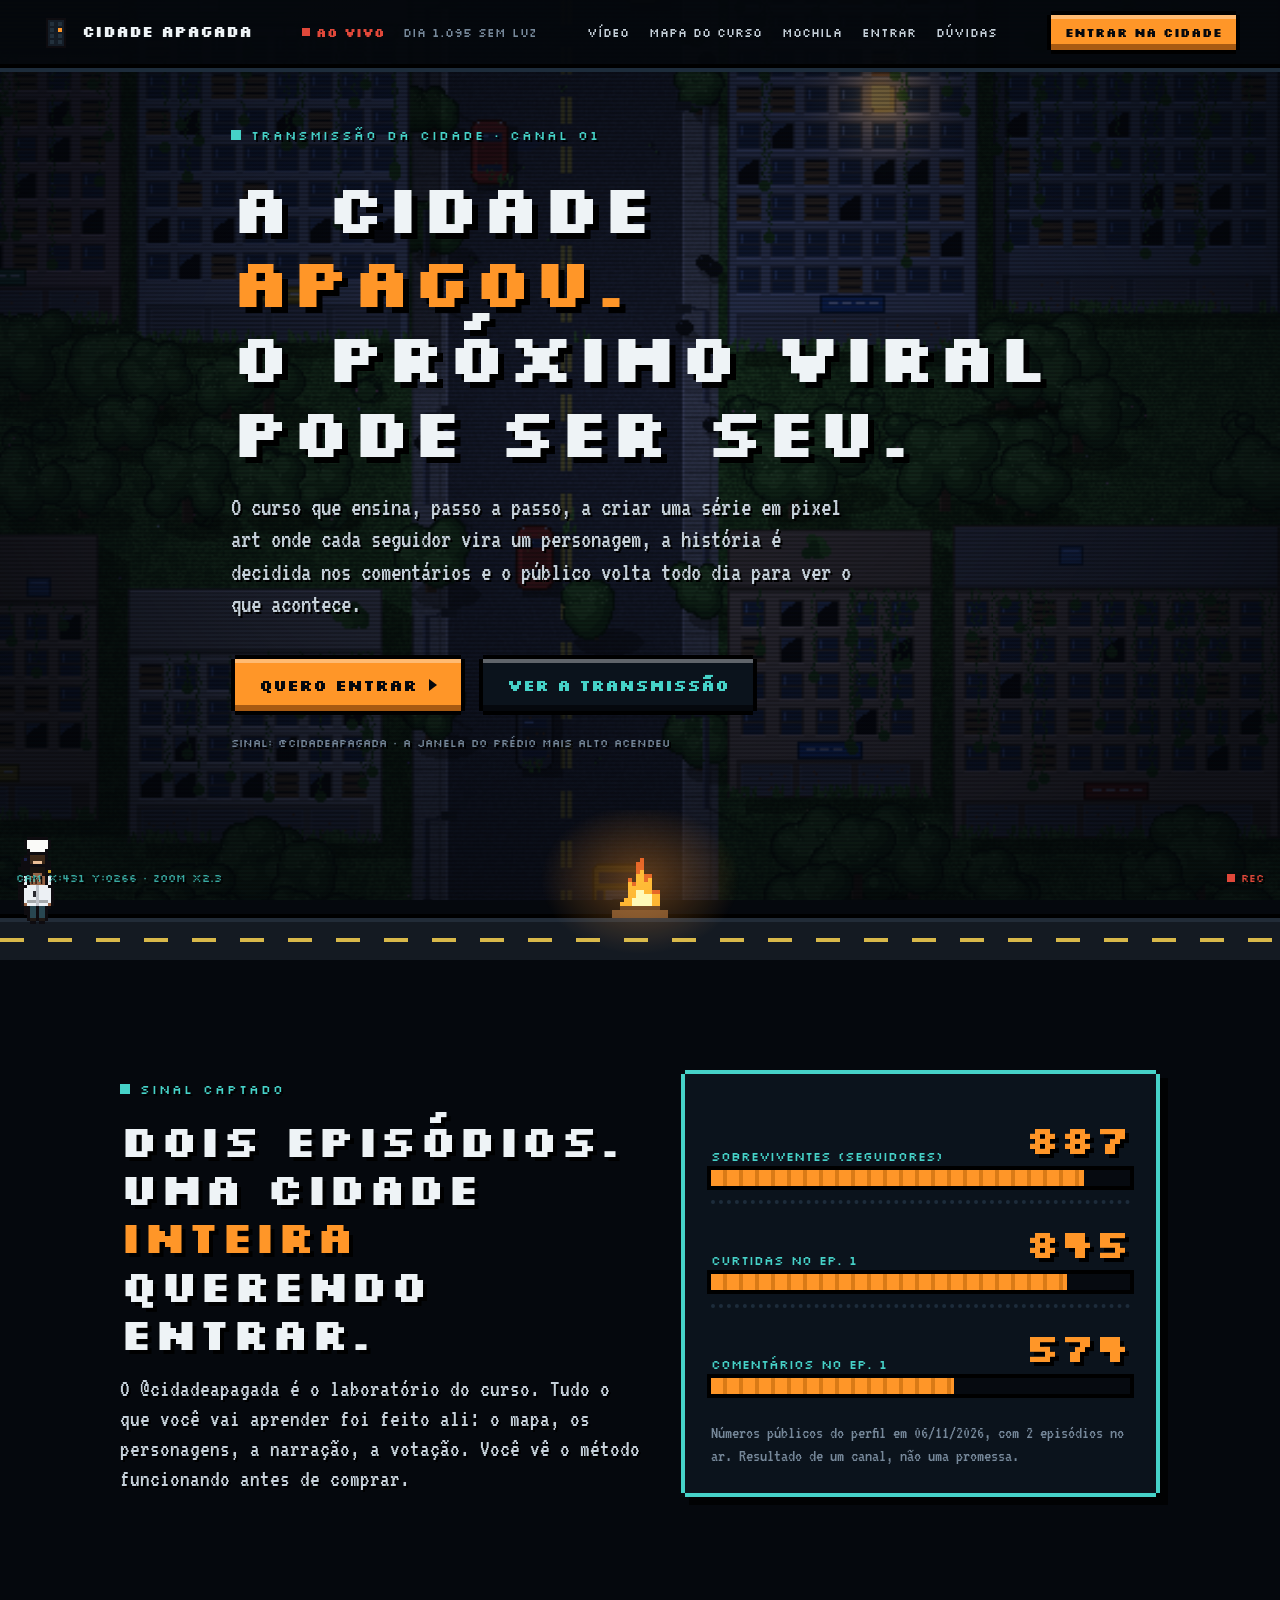
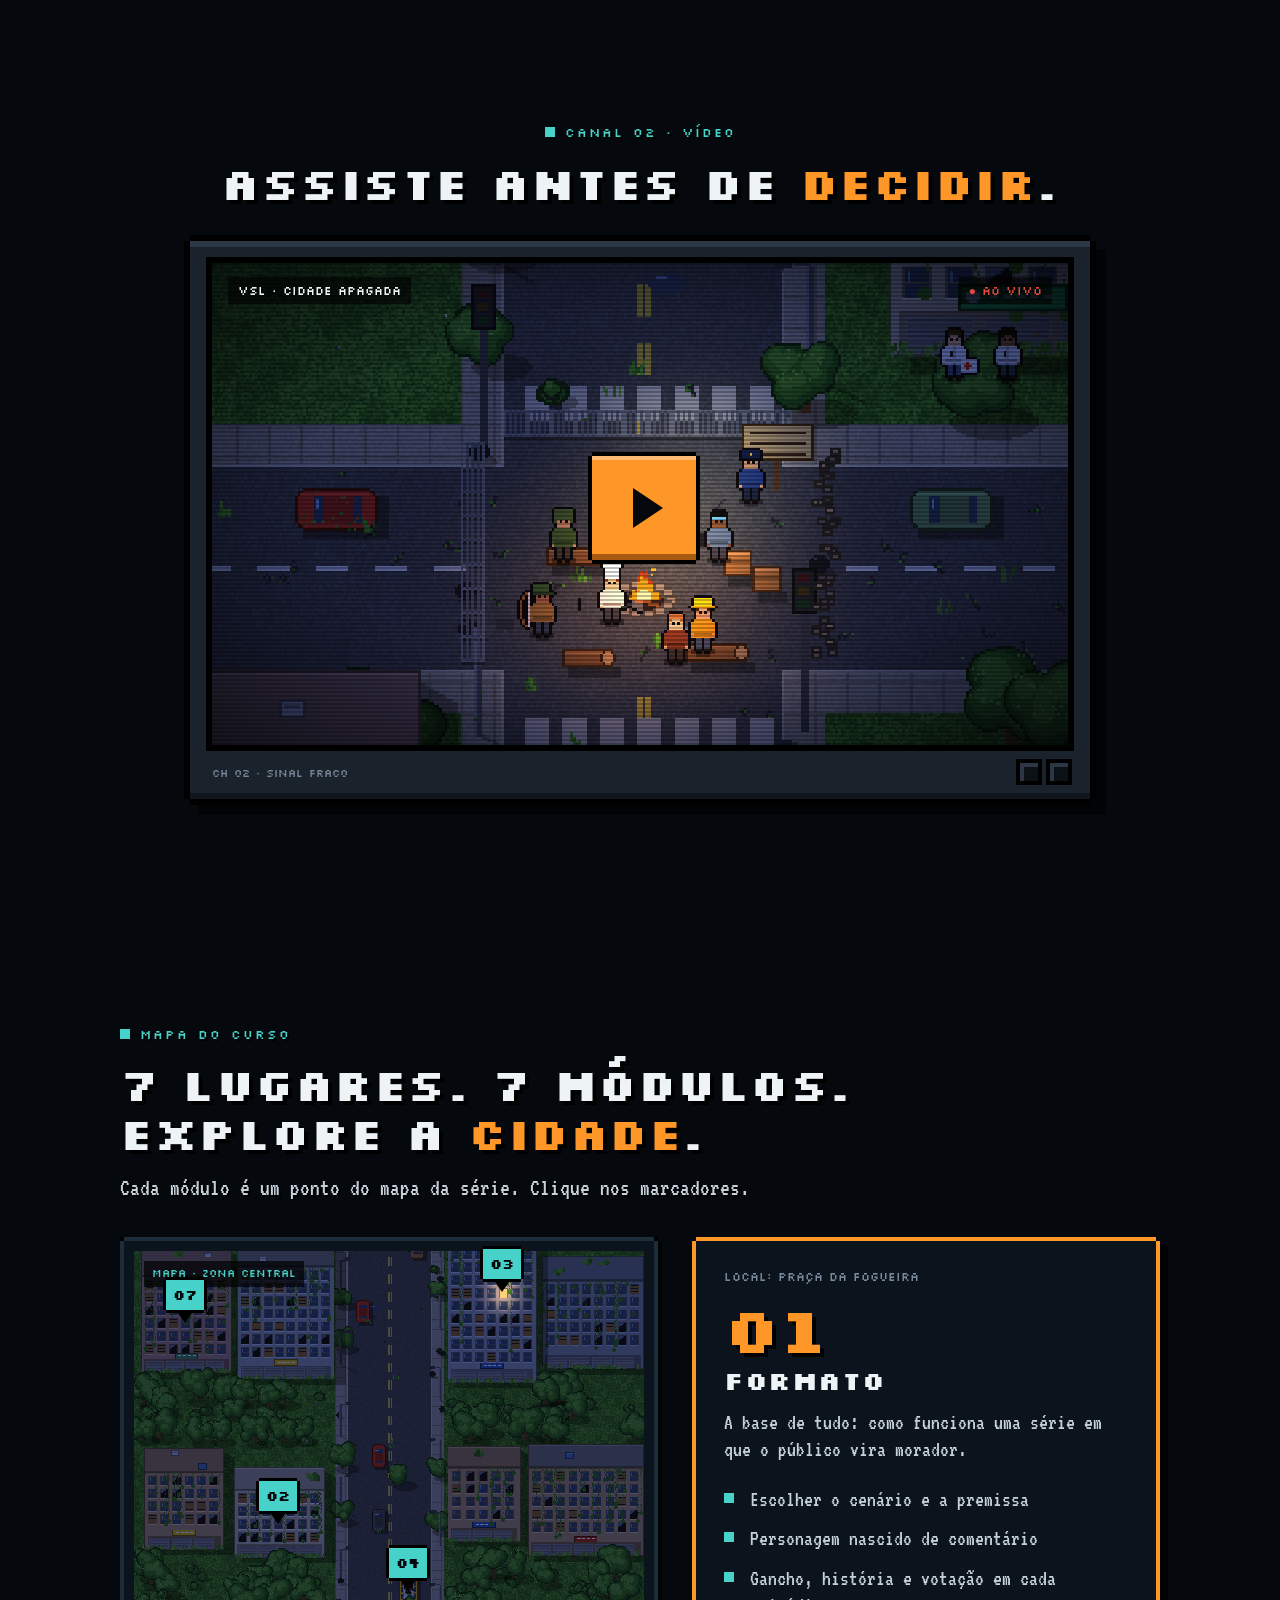
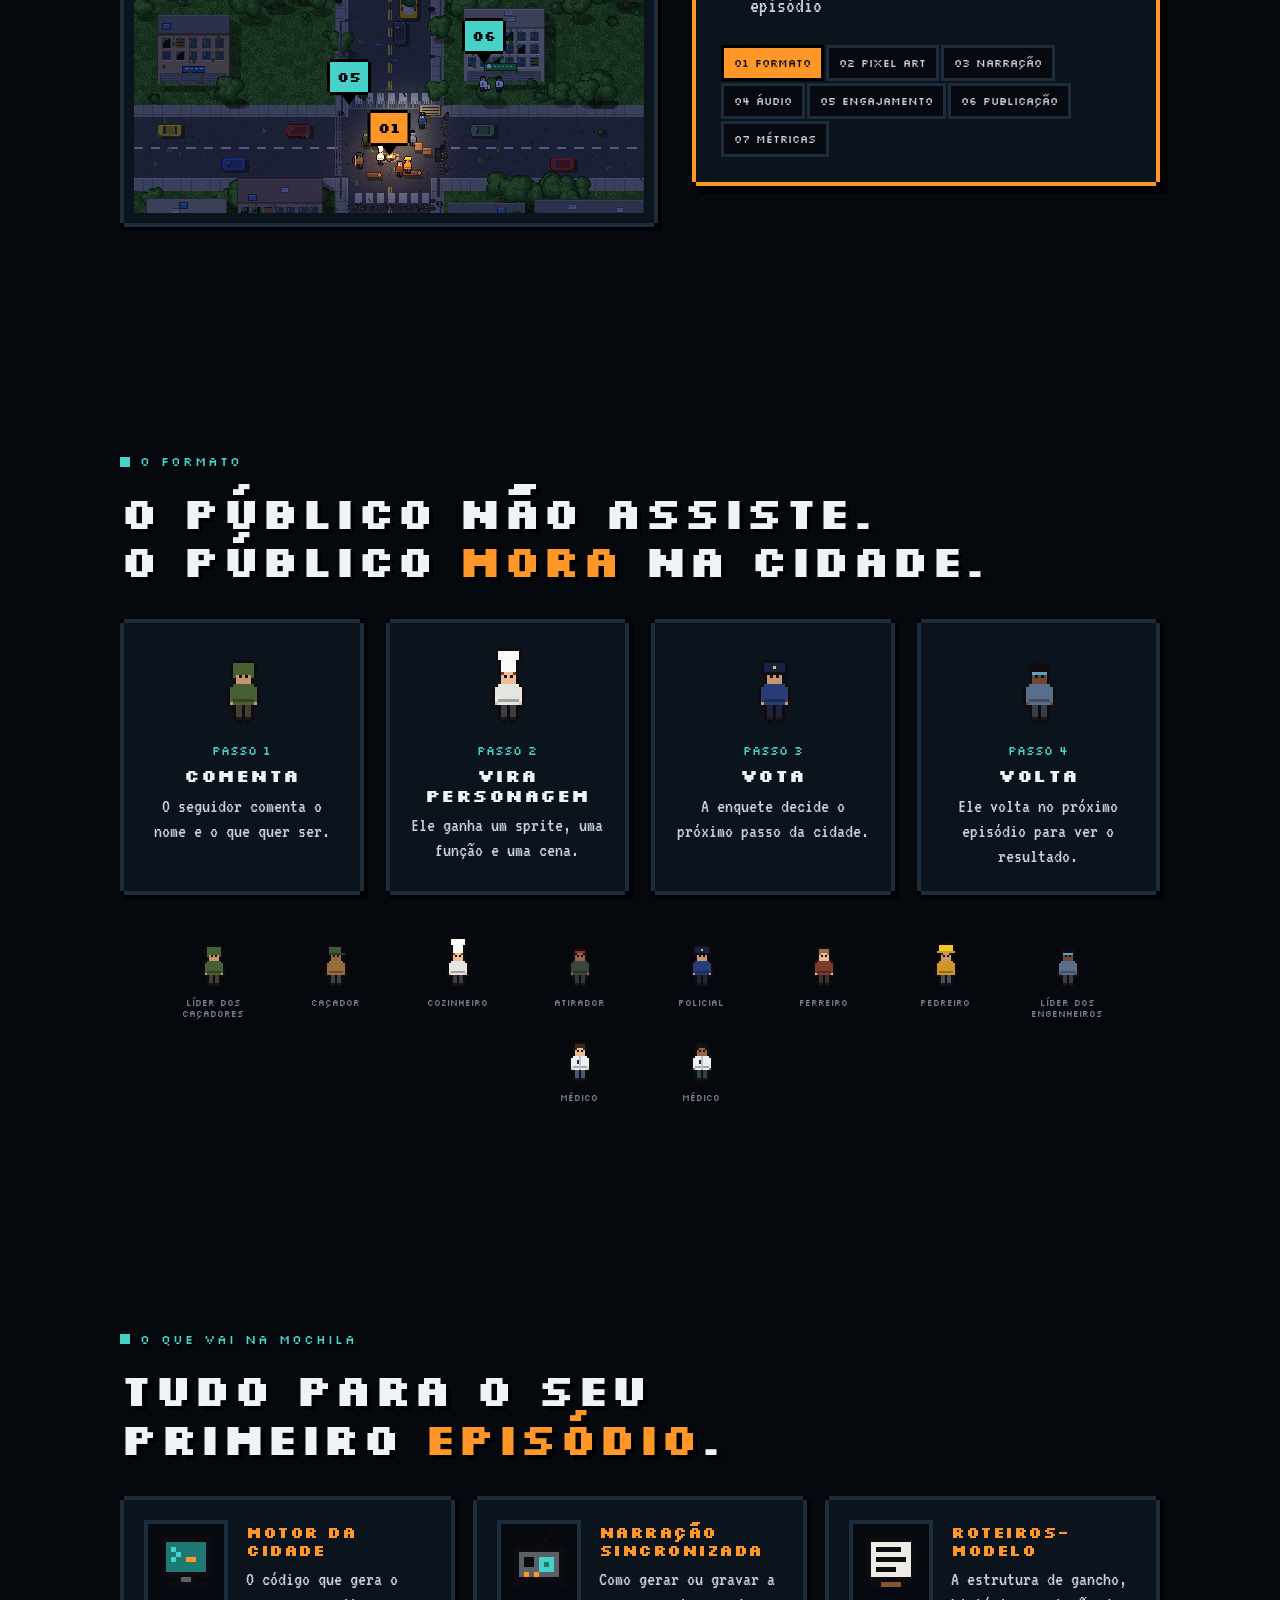
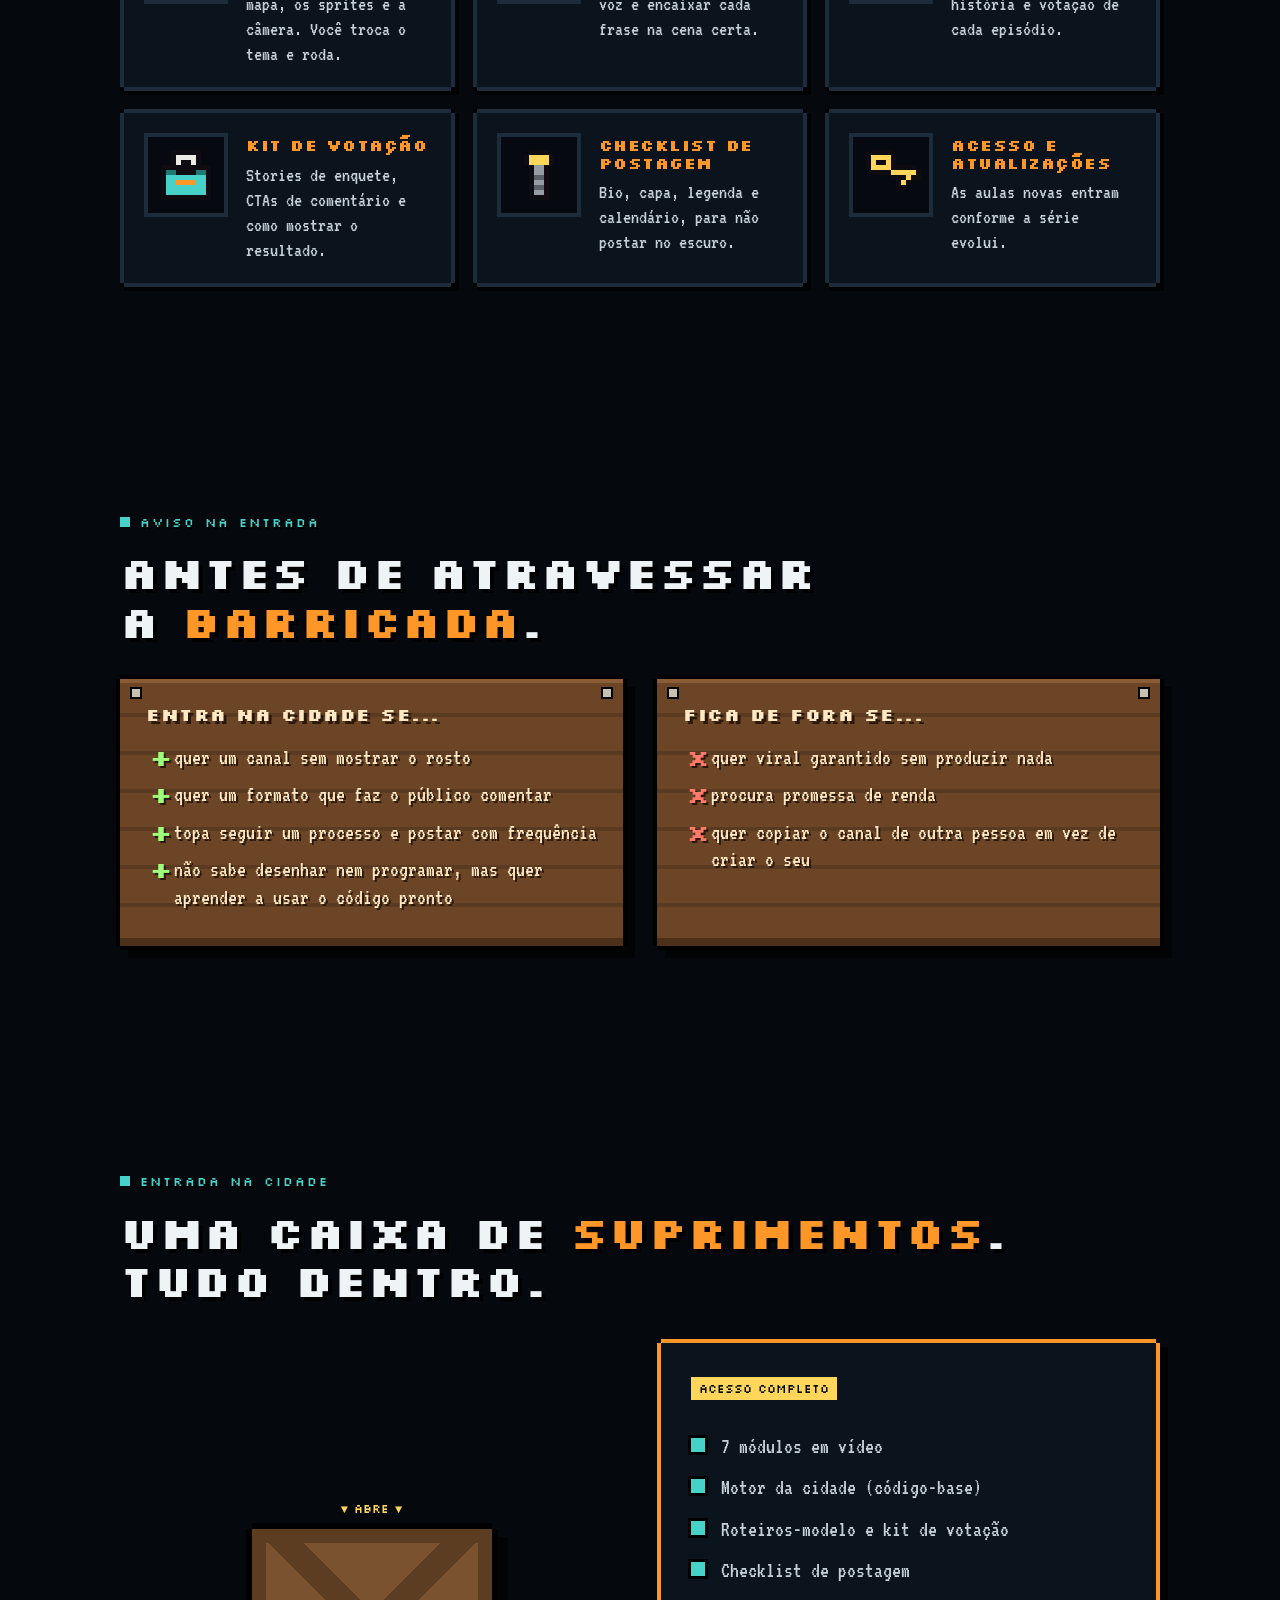
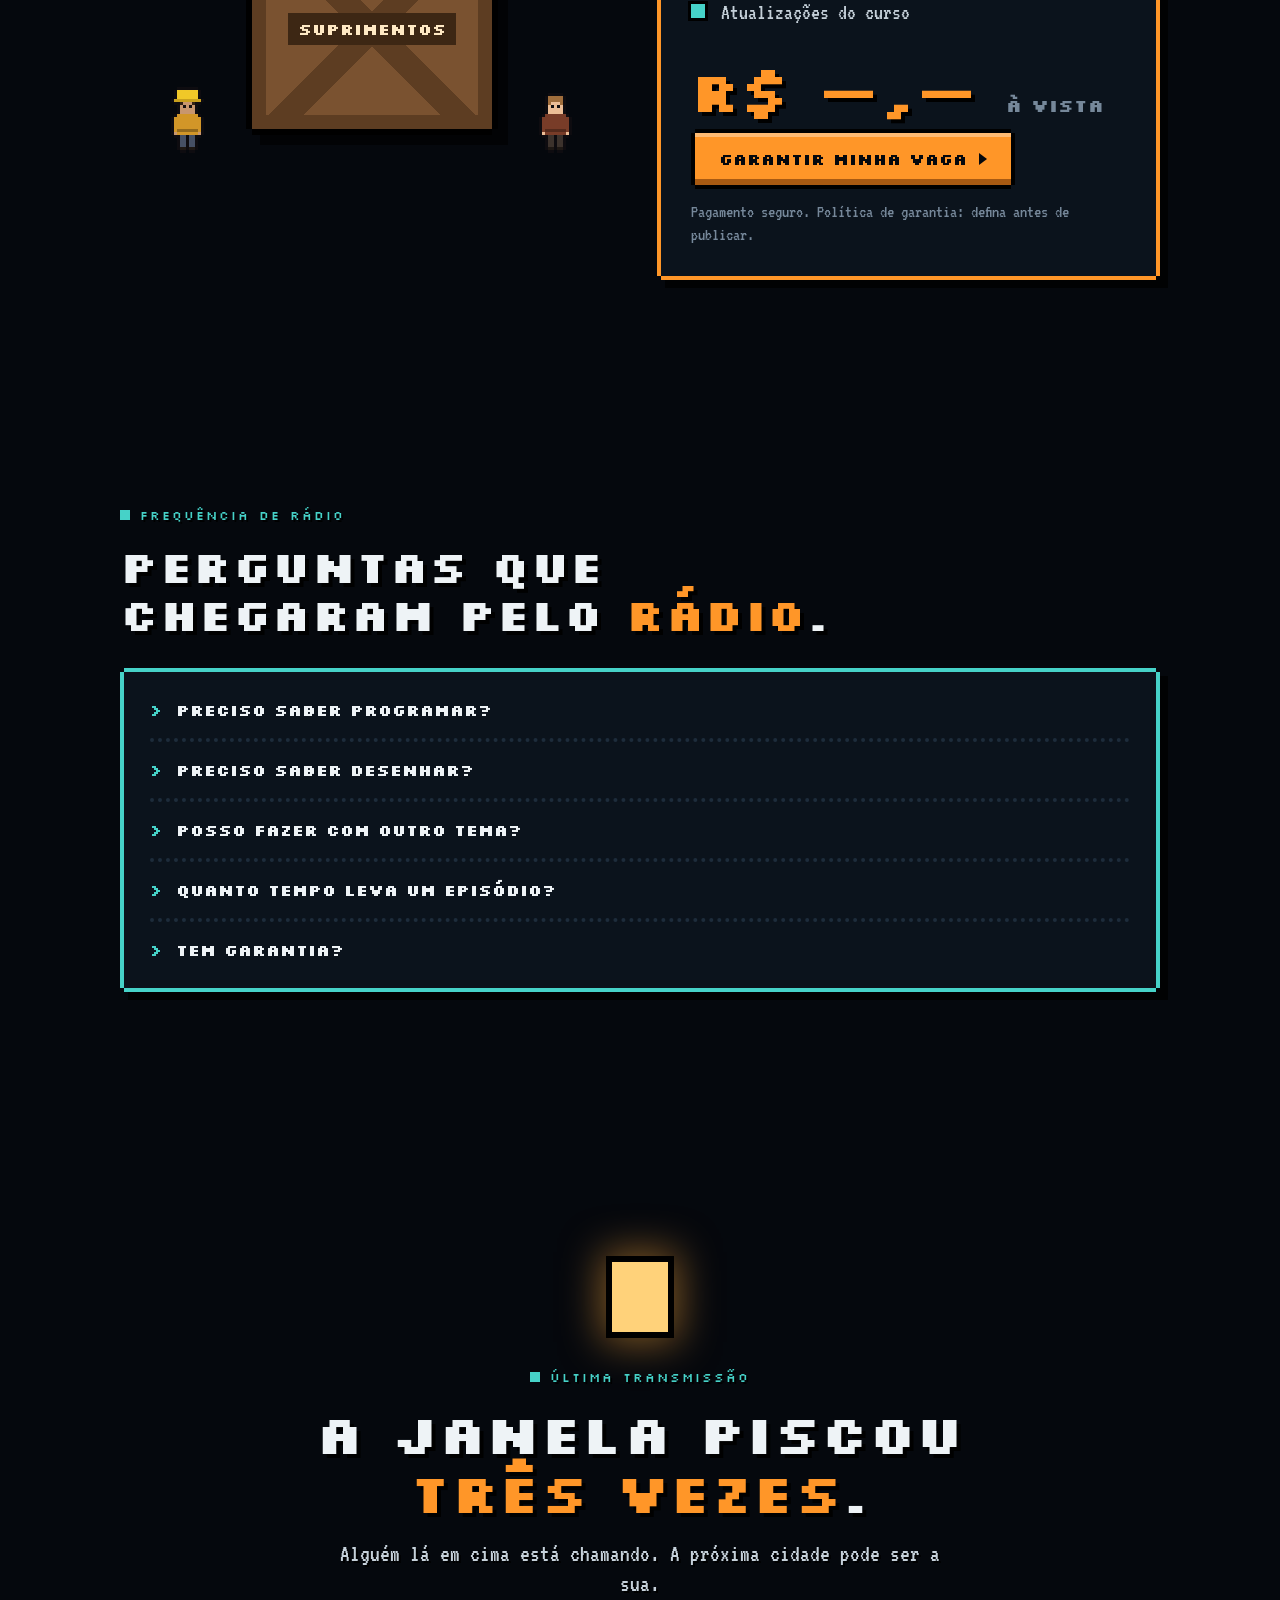
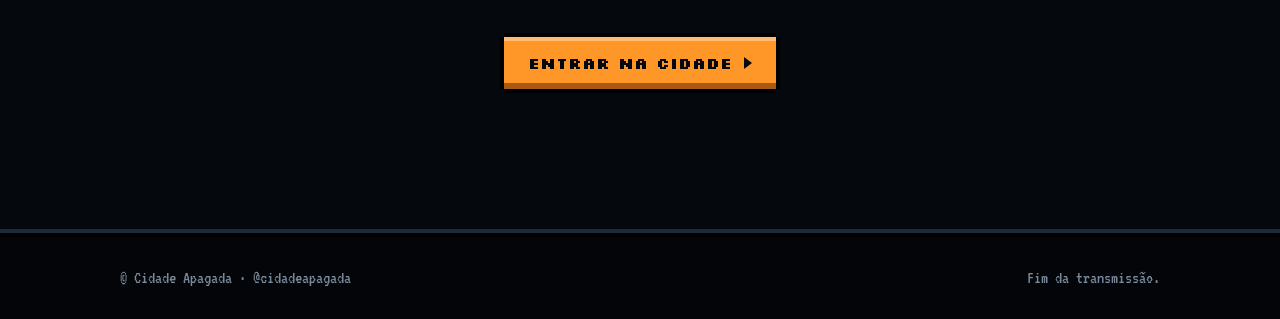
<file: cidade-apagada/index.html>
<!DOCTYPE html>
<html lang="pt-BR">
<head>
<meta charset="UTF-8">
<meta name="viewport" content="width=device-width, initial-scale=1.0">
<title>Cidade Apagada — Curso de criação de vídeos</title>
<link rel="icon" href="img/logo.png">
<link rel="preconnect" href="https://fonts.googleapis.com">
<link rel="preconnect" href="https://fonts.gstatic.com" crossorigin>
<link href="https://fonts.googleapis.com/css2?family=Silkscreen:wght@400;700&family=VT323&display=swap" rel="stylesheet">
<style>
@font-face{font-family:'Silkscreen';src:url(fonts/Silkscreen.ttf) format('truetype');font-weight:400;font-display:swap}
@font-face{font-family:'Silkscreen';src:url(fonts/SilkscreenBold.ttf) format('truetype');font-weight:700;font-display:swap}
:root{
  --bg:#05080d; --ink:#0a1018; --panel:#0b131c; --panel2:#101b27; --line:#1d2c3b;
  --teal:#46d2c8; --teal-d:#1f7a73; --or:#ff9628; --or-d:#a85a12; --yel:#ffd65a;
  --wh:#eef3f6; --tx:#c5d0d9; --mut:#76889a; --red:#e0483a;
  --px:4px;
}
*{box-sizing:border-box;margin:0;padding:0}
html{scroll-behavior:smooth}
body{background:var(--bg);color:var(--tx);font-family:'VT323','Courier New',monospace;font-size:22px;line-height:1.25;overflow-x:hidden}
img{image-rendering:pixelated;image-rendering:crisp-edges}
a{color:inherit}
.pix,h1,h2,h3{font-family:'Silkscreen','Courier New',monospace;font-weight:700;line-height:1.1;letter-spacing:.5px}
::selection{background:var(--or);color:#000}

/* ======== MUNDO AO FUNDO ======== */
#world{position:fixed;inset:0;overflow:hidden;z-index:0;background:#04070b}
#cam{position:absolute;left:0;top:0;width:636px;height:1176px;transform-origin:0 0;will-change:transform}
#cam img{position:absolute;inset:0;width:636px;height:1176px}
.glow{position:absolute;border-radius:50%;pointer-events:none;mix-blend-mode:screen}
#fireGlow{width:120px;height:110px;margin:-55px 0 0 -60px;background:radial-gradient(closest-side,rgba(255,150,40,.55),rgba(255,110,30,.18) 60%,transparent);animation:flick 1.1s steps(3) infinite}
#lampGlow{width:60px;height:60px;margin:-30px 0 0 -30px;background:radial-gradient(closest-side,rgba(255,240,170,.35),transparent)}
#win{position:absolute;width:8px;height:10px;background:#ffd27a;box-shadow:0 0 6px 2px rgba(255,180,80,.8);animation:blink 7s steps(1) infinite}
@keyframes flick{0%{opacity:.85;transform:scale(1)}33%{opacity:1;transform:scale(1.06)}66%{opacity:.78;transform:scale(.97)}}
@keyframes blink{0%,70%{opacity:1}72%{opacity:0}74%{opacity:1}76%{opacity:0}78%{opacity:1}80%{opacity:0}82%,100%{opacity:1}}
#shade{position:fixed;inset:0;z-index:1;pointer-events:none;
  background:
   repeating-linear-gradient(to bottom,rgba(0,0,0,.22) 0 2px,transparent 2px 4px),
   radial-gradient(ellipse at 50% 45%,rgba(3,6,10,.10),rgba(3,6,10,.70) 80%),
   rgba(3,6,10,.18)}
#hud{position:fixed;left:16px;bottom:14px;z-index:5;font-family:'Silkscreen',monospace;font-size:11px;color:var(--teal);opacity:.8;pointer-events:none;text-shadow:2px 2px 0 #000}
#rec{position:fixed;right:16px;bottom:14px;z-index:5;font-family:'Silkscreen',monospace;font-size:11px;color:var(--red);pointer-events:none;text-shadow:2px 2px 0 #000}
#rec i{display:inline-block;width:8px;height:8px;background:var(--red);margin-right:6px;animation:recb 1s steps(1) infinite}
@keyframes recb{50%{opacity:0}}

main{position:relative;z-index:2}

/* ======== UI PIXEL ======== */
.wrap{max-width:1080px;margin:0 auto;padding:0 20px}
section{padding:110px 0}
.tag{font-family:'Silkscreen',monospace;font-size:13px;color:var(--teal);letter-spacing:2px;display:inline-flex;align-items:center;gap:10px;text-shadow:2px 2px 0 #000}
.tag::before{content:'';width:10px;height:10px;background:var(--teal)}
h2{font-size:clamp(26px,4.4vw,44px);color:var(--wh);margin:14px 0 16px;text-shadow:4px 4px 0 #000}
h2 em,h1 em{font-style:normal;color:var(--or)}
.lead{font-size:24px;color:var(--tx);max-width:640px;text-shadow:2px 2px 0 #000}

/* painel com cantos "cortados" em pixel */
.panel{position:relative;background:var(--panel);margin:var(--px);
  box-shadow:0 calc(-1*var(--px)) 0 0 var(--line),0 var(--px) 0 0 var(--line),calc(-1*var(--px)) 0 0 0 var(--line),var(--px) 0 0 0 var(--line),
   0 0 0 var(--px) #000, var(--px) var(--px) 0 var(--px) rgba(0,0,0,.7)}
.panel.teal{box-shadow:0 -4px 0 0 var(--teal),0 4px 0 0 var(--teal),-4px 0 0 0 var(--teal),4px 0 0 0 var(--teal),8px 8px 0 4px rgba(0,0,0,.7)}
.panel.or{box-shadow:0 -4px 0 0 var(--or),0 4px 0 0 var(--or),-4px 0 0 0 var(--or),4px 0 0 0 var(--or),8px 8px 0 4px rgba(0,0,0,.7)}

.btn{--c:var(--or);--d:var(--or-d);position:relative;display:inline-flex;align-items:center;gap:12px;font-family:'Silkscreen',monospace;font-weight:700;font-size:16px;color:#05080d;background:var(--c);
  padding:16px 24px;margin:4px;border:0;cursor:pointer;text-decoration:none;text-transform:uppercase;
  box-shadow:0 -4px 0 0 #000,0 4px 0 0 #000,-4px 0 0 0 #000,4px 0 0 0 #000,inset 0 -6px 0 0 var(--d),inset 0 4px 0 0 rgba(255,255,255,.35)}
.btn:hover{filter:brightness(1.08);transform:translateY(-2px)}
.btn:active{transform:translateY(2px);box-shadow:0 -4px 0 0 #000,0 4px 0 0 #000,-4px 0 0 0 #000,4px 0 0 0 #000,inset 0 4px 0 0 var(--d)}
.btn.teal{--c:var(--teal);--d:var(--teal-d)}
.btn.ghost{--c:#0b131c;--d:#05080d;color:var(--teal)}
.btn:focus-visible,.pin:focus-visible,summary:focus-visible{outline:4px dashed var(--yel);outline-offset:6px}
.arrow{width:0;height:0;border-style:solid;border-width:6px 0 6px 8px;border-color:transparent transparent transparent currentColor}

/* ======== NAV ======== */
nav{position:fixed;top:0;left:0;right:0;z-index:10;background:rgba(5,8,13,.92);border-bottom:4px solid #000;box-shadow:0 4px 0 0 var(--line)}
nav .wrap{display:flex;align-items:center;justify-content:space-between;gap:16px;height:64px;max-width:1240px}
.brand{display:flex;align-items:center;gap:10px;text-decoration:none;font-family:'Silkscreen',monospace;font-weight:700;font-size:15px;color:var(--wh)}
.brand img{width:32px;height:32px}
.live{font-family:'Silkscreen',monospace;font-size:12px;color:var(--mut);display:flex;gap:18px;align-items:center}
.live b{color:var(--red);display:flex;align-items:center;gap:6px}
.live b::before{content:'';width:8px;height:8px;background:var(--red);animation:recb 1s steps(1) infinite}
.links{display:flex;gap:20px;font-family:'Silkscreen',monospace;font-size:12px}
.links a{text-decoration:none;color:var(--tx)}
.links a:hover{color:var(--teal)}
nav .btn{font-size:12px;padding:10px 14px}

/* ======== HERO ======== */
.hero{min-height:100vh;display:flex;flex-direction:column;justify-content:center;padding:120px 0 210px;position:relative}
.hero h1{font-size:clamp(30px,5.4vw,68px);color:var(--wh);text-shadow:6px 6px 0 #000;margin:22px 0 22px}
.hero h1 span{display:block}
.hero h1 em{color:var(--or);position:relative}
.hero .lead{font-size:26px;max-width:620px}
.cta-row{display:flex;flex-wrap:wrap;gap:14px;margin-top:34px}
.coords{margin-top:22px;font-family:'Silkscreen',monospace;font-size:11px;color:var(--mut);text-shadow:2px 2px 0 #000}

/* rua com sobreviventes andando */
.street{position:absolute;left:0;right:0;bottom:0;height:150px;overflow:hidden;pointer-events:none}
.street .road{position:absolute;left:0;right:0;bottom:0;height:46px;background:#141a22;border-top:4px solid #000;box-shadow:inset 0 4px 0 #222c38}
.street .road::after{content:'';position:absolute;left:0;right:0;top:20px;height:4px;background:repeating-linear-gradient(90deg,#d8b84a 0 24px,transparent 24px 48px)}
.walker{position:absolute;bottom:34px;width:72px;height:84px;background-size:288px 84px;background-repeat:no-repeat;
  animation:step .5s steps(4) infinite, walk var(--dur) linear infinite;animation-delay:0s,var(--del)}
.walker.back{transform:scaleX(-1);animation-name:step,walkback}
@keyframes step{to{background-position:-288px 0}}
@keyframes walk{from{left:-90px}to{left:calc(100% + 20px)}}
@keyframes walkback{from{left:calc(100% + 20px)}to{left:-90px}}
.fire{position:absolute;bottom:38px;left:calc(50% - 40px);width:80px;height:88px;background:url(img/fogo.png) 0 0/480px 88px;animation:fire .6s steps(6) infinite}
.fire::after{content:'';position:absolute;left:-60px;top:-30px;width:200px;height:150px;background:radial-gradient(closest-side,rgba(255,150,40,.35),transparent);animation:flick 1s steps(3) infinite;mix-blend-mode:screen}
@keyframes fire{to{background-position:-480px 0}}

/* ======== SINAL (CASE) ======== */
.signal{display:grid;grid-template-columns:1.1fr 1fr;gap:34px;align-items:center}
.stats{padding:26px}
.stat{display:grid;grid-template-columns:1fr auto;align-items:end;gap:6px 14px;padding:14px 0;border-bottom:4px dotted var(--line)}
.stat:last-of-type{border:0}
.stat .k{font-family:'Silkscreen',monospace;font-size:13px;color:var(--teal)}
.stat .v{font-family:'Silkscreen',monospace;font-weight:700;font-size:40px;color:var(--or);text-shadow:4px 4px 0 #000}
.bar{grid-column:1/-1;height:16px;background:#060a10;box-shadow:0 0 0 4px #000}
.bar span{display:block;height:100%;width:0;background:repeating-linear-gradient(90deg,var(--or) 0 12px,#d97a16 12px 16px);transition:width 1.6s steps(16)}
.stats small{display:block;margin-top:14px;font-size:18px;color:var(--mut)}

/* ======== VSL ======== */
.tv{max-width:900px;margin:34px auto 0;padding:22px 22px 54px;background:#1a222c;position:relative;
  box-shadow:0 -6px 0 0 #000,0 6px 0 0 #000,-6px 0 0 0 #000,6px 0 0 0 #000,inset 0 6px 0 0 #2b3744,inset 0 -6px 0 0 #10161d,12px 12px 0 4px rgba(0,0,0,.6)}
.screen{position:relative;aspect-ratio:16/9;background:#000;overflow:hidden;box-shadow:0 0 0 6px #000}
.screen img{width:100%;height:100%;object-fit:cover;filter:saturate(1.1)}
.screen::after{content:'';position:absolute;inset:0;background:repeating-linear-gradient(to bottom,rgba(0,0,0,.25) 0 2px,transparent 2px 4px),radial-gradient(ellipse,transparent 55%,rgba(0,0,0,.6));pointer-events:none}
.play{position:absolute;left:50%;top:50%;transform:translate(-50%,-50%);z-index:2;width:104px;height:104px;padding:0;justify-content:center}
.play .arrow{border-width:20px 0 20px 30px;margin-left:8px;color:#05080d}
.screen .cap{position:absolute;left:16px;top:14px;z-index:2;font-family:'Silkscreen',monospace;font-size:12px;color:var(--wh);background:rgba(0,0,0,.6);padding:6px 10px}
.screen .cap.r{left:auto;right:16px;color:var(--red)}
.tv .knobs{position:absolute;left:22px;right:22px;bottom:14px;display:flex;justify-content:space-between;align-items:center;font-family:'Silkscreen',monospace;font-size:11px;color:var(--mut)}
.tv .knobs i{display:inline-block;width:18px;height:18px;background:#0c1117;box-shadow:0 0 0 4px #000,inset 4px 4px 0 #2b3744;margin-left:12px}

/* ======== MAPA DO CURSO ======== */
.course{display:grid;grid-template-columns:minmax(0,1.15fr) minmax(0,1fr);gap:34px;align-items:start;margin-top:34px}
.mapbox{position:relative;padding:10px}
.mapbox img{display:block;width:100%;height:auto}
.mapbox .legend{position:absolute;left:20px;top:20px;font-family:'Silkscreen',monospace;font-size:11px;background:rgba(0,0,0,.7);color:var(--teal);padding:6px 8px}
.pin{position:absolute;transform:translate(-50%,-100%);background:none;border:0;cursor:pointer;padding:0;z-index:2}
.pin span{display:block;font-family:'Silkscreen',monospace;font-weight:700;font-size:14px;color:#05080d;background:var(--teal);padding:6px 7px;
  box-shadow:0 -3px 0 0 #000,0 3px 0 0 #000,-3px 0 0 0 #000,3px 0 0 0 #000}
.pin::after{content:'';display:block;width:0;height:0;margin:3px auto 0;border-style:solid;border-width:10px 7px 0 7px;border-color:#000 transparent transparent}
.pin:hover span{background:var(--wh)}
.pin.on span{background:var(--or)}
.pin.on{animation:bob .8s steps(2) infinite;z-index:3}
@keyframes bob{50%{transform:translate(-50%,calc(-100% - 6px))}}
.modinfo{padding:28px;min-height:420px}
.modinfo .where{font-family:'Silkscreen',monospace;font-size:12px;color:var(--mut)}
.modinfo .num{font-family:'Silkscreen',monospace;font-weight:700;font-size:64px;color:var(--or);text-shadow:4px 4px 0 #000;line-height:1;margin:12px 0 6px}
.modinfo h3{font-size:26px;color:var(--wh);margin-bottom:14px}
.modinfo ul{list-style:none;margin-top:16px}
.modinfo li{padding:6px 0 6px 26px;position:relative}
.modinfo li::before{content:'';position:absolute;left:0;top:13px;width:10px;height:10px;background:var(--teal)}
.chips{display:flex;flex-wrap:wrap;gap:8px;margin-top:22px}
.chips button{font-family:'Silkscreen',monospace;font-size:11px;background:#060a10;color:var(--tx);border:0;padding:8px 10px;cursor:pointer;box-shadow:0 0 0 3px var(--line)}
.chips button.on{background:var(--or);color:#05080d;box-shadow:0 0 0 3px #000}

/* ======== COMO A CIDADE CRESCE ======== */
.loop{display:grid;grid-template-columns:repeat(4,1fr);gap:22px;margin-top:34px}
.step{padding:22px 20px;text-align:center}
.step .sp{width:72px;height:84px;margin:0 auto 14px;background-size:288px 84px;animation:step .6s steps(4) infinite}
.step .n{font-family:'Silkscreen',monospace;font-size:12px;color:var(--teal)}
.step h3{font-size:18px;color:var(--wh);margin:8px 0}
.step p{font-size:20px}
.cast{display:flex;flex-wrap:wrap;justify-content:center;gap:10px 18px;margin-top:40px}
.cast div{text-align:center;width:104px}
.cast .sp{width:48px;height:56px;margin:0 auto 6px;background-size:192px 56px}
.cast small{font-family:'Silkscreen',monospace;font-size:9px;color:var(--mut);display:block;line-height:1.3}

/* ======== INVENTÁRIO ======== */
.inv{display:grid;grid-template-columns:repeat(3,1fr);gap:18px;margin-top:34px}
.slot{display:flex;gap:18px;align-items:flex-start;padding:20px}
.slot .ic{flex:0 0 84px;height:84px;background:#060a10;display:flex;align-items:center;justify-content:center;box-shadow:inset 0 0 0 4px var(--line)}
.slot .ic img{width:60px;height:60px}
.slot h3{font-size:16px;color:var(--or);margin:4px 0 8px}
.slot p{font-size:20px}

/* ======== PARA QUEM ======== */
.signs{display:grid;grid-template-columns:1fr 1fr;gap:34px;margin-top:34px}
.sign{background:#6b4526;padding:26px 26px 30px;position:relative;
  box-shadow:0 -4px 0 0 #000,0 4px 0 0 #000,-4px 0 0 0 #000,4px 0 0 0 #000,inset 0 -8px 0 0 #4d301a,inset 0 4px 0 0 #8a5d36,10px 10px 0 2px rgba(0,0,0,.6);
  background-image:repeating-linear-gradient(to bottom,transparent 0 34px,#5a3a20 34px 38px)}
.sign h3{font-size:18px;color:#ffe9c4;margin-bottom:14px;text-shadow:3px 3px 0 #2a180a}
.sign ul{list-style:none}
.sign li{color:#ffe9c4;font-size:22px;padding:5px 0 5px 28px;position:relative;text-shadow:2px 2px 0 #2a180a}
.sign li::before{content:'+';position:absolute;left:4px;color:#9dff7a;font-family:'Silkscreen',monospace;font-weight:700}
.sign.no li::before{content:'x';color:#ff7a6a}
.sign .nail{position:absolute;top:10px;width:8px;height:8px;background:#c9c2b4;box-shadow:0 0 0 2px #000}

/* ======== OFERTA ======== */
.offer{display:grid;grid-template-columns:1fr 1fr;gap:34px;align-items:center;margin-top:34px}
.crate{padding:30px;text-align:left}
.crate .lbl{font-family:'Silkscreen',monospace;font-size:12px;color:#05080d;background:var(--yel);display:inline-block;padding:4px 8px;margin-bottom:16px}
.crate ul{list-style:none;margin:10px 0 22px}
.crate li{padding:7px 0 7px 30px;position:relative;font-size:22px}
.crate li::before{content:'';position:absolute;left:0;top:12px;width:14px;height:14px;background:var(--teal);box-shadow:0 0 0 3px #000}
.price{font-family:'Silkscreen',monospace;font-weight:700;font-size:56px;color:var(--or);text-shadow:4px 4px 0 #000;margin:4px 0 4px}
.price small{font-size:18px;color:var(--mut);text-shadow:none}
.terms{font-size:18px;color:var(--mut);margin-top:12px}
.box-art{position:relative;height:340px}
.box-art .cr{position:absolute;left:50%;top:50%;width:240px;height:200px;transform:translate(-50%,-40%);background:#7a5230;
  box-shadow:0 -6px 0 0 #000,0 6px 0 0 #000,-6px 0 0 0 #000,6px 0 0 0 #000,inset 0 0 0 14px #5d3d22,12px 12px 0 4px rgba(0,0,0,.6);
  background-image:linear-gradient(45deg,transparent 46%,#5d3d22 46% 54%,transparent 54%),linear-gradient(-45deg,transparent 46%,#5d3d22 46% 54%,transparent 54%)}
.box-art .cr::after{content:'SUPRIMENTOS';position:absolute;left:50%;top:50%;transform:translate(-50%,-50%);font-family:'Silkscreen',monospace;font-weight:700;font-size:16px;color:#ffe9c4;background:#3d2714;padding:6px 10px}
.box-art .sp{position:absolute;width:72px;height:84px;background-size:288px 84px;bottom:20px}
.box-art .lid{position:absolute;left:50%;top:18%;transform:translateX(-50%);font-family:'Silkscreen',monospace;font-size:12px;color:var(--yel);animation:bob2 1s steps(2) infinite}
@keyframes bob2{50%{transform:translate(-50%,-6px)}}

/* ======== FAQ ======== */
.faq{margin-top:34px;padding:10px 26px}
.faq details{border-bottom:4px dotted var(--line);padding:18px 0}
.faq details:last-child{border:0}
.faq summary{list-style:none;cursor:pointer;font-family:'Silkscreen',monospace;font-weight:700;font-size:16px;color:var(--wh);display:flex;gap:14px;align-items:center}
.faq summary::-webkit-details-marker{display:none}
.faq summary::before{content:'>';color:var(--teal)}
.faq details[open] summary::before{content:'v';color:var(--or)}
.faq p{margin:12px 0 0 28px;font-size:22px}
.faq p::before{content:'RÁDIO: ';font-family:'Silkscreen',monospace;font-size:11px;color:var(--teal)}

/* ======== FINAL ======== */
.final{text-align:center;padding:160px 0 140px}
.final .winbig{width:56px;height:70px;margin:0 auto 30px;background:#ffd27a;box-shadow:0 0 0 6px #000,0 0 40px 10px rgba(255,170,60,.5);animation:blink 4s steps(1) infinite}
.final h2{font-size:clamp(28px,5vw,54px)}
.final .lead{margin:0 auto}
footer{position:relative;z-index:2;background:#030508;border-top:4px solid #000;box-shadow:0 -4px 0 var(--line);padding:30px 0;font-size:18px;color:var(--mut)}
footer .wrap{display:flex;justify-content:space-between;flex-wrap:wrap;gap:12px}

/* ======== MODAL ======== */
.modal{position:fixed;inset:0;z-index:30;background:rgba(2,4,7,.86);display:none;align-items:center;justify-content:center;padding:20px}
.modal.open{display:flex}
.modal form{width:100%;max-width:460px;padding:28px}
.modal h3{font-size:20px;color:var(--wh);margin:10px 0 18px}
.modal label{display:block;font-family:'Silkscreen',monospace;font-size:11px;color:var(--teal);margin-top:12px}
.modal input{width:100%;margin-top:6px;padding:12px;font-family:'VT323',monospace;font-size:22px;color:var(--wh);background:#05080d;border:0;box-shadow:inset 0 0 0 4px var(--line);outline:0}
.modal input:focus{box-shadow:inset 0 0 0 4px var(--teal)}
.modal .row{display:flex;justify-content:space-between;align-items:center;margin-top:22px;gap:10px}
.modal .x{background:none;border:0;color:var(--mut);font-family:'Silkscreen',monospace;font-size:11px;cursor:pointer}
.modal .msg{margin-top:14px;font-size:20px;color:var(--yel);min-height:24px}

/* ======== REVEAL ======== */
.rv{opacity:0;transform:translateY(24px);transition:opacity .5s steps(5),transform .5s steps(5)}
.rv.in{opacity:1;transform:none}

@media (max-width:900px){
  .links,.live span{display:none}
  .signal,.course,.offer,.signs{grid-template-columns:1fr}
  .loop{grid-template-columns:1fr 1fr}
  .inv{grid-template-columns:1fr}
  .modinfo{min-height:0}
  section{padding:80px 0}
}
@media (max-width:520px){
  body{font-size:20px}
  .loop{grid-template-columns:1fr}
  nav .btn{padding:8px 10px;font-size:10px}
  .brand span{display:none}
  .stat .v{font-size:30px}
  #hud{display:none}
}
@media (prefers-reduced-motion:reduce){
  *,*::before,*::after{animation:none!important;transition:none!important}
  .rv{opacity:1;transform:none}
}
</style>
</head>
<body>

<!-- o mundo: mapa real da série, câmera segue o scroll -->
<div id="world" aria-hidden="true">
  <div id="cam">
    <img src="img/mapa.png" alt="" width="636" height="1176">
    <div class="glow" id="fireGlow" style="left:318px;top:688px"></div>
    <div class="glow" id="lampGlow" style="left:337px;top:644px"></div>
    <div id="win" style="left:455px;top:104px"></div>
  </div>
</div>
<div id="shade" aria-hidden="true"></div>
<div id="hud" aria-hidden="true">CAM X:000 Y:000 · ZOOM x2</div>
<div id="rec" aria-hidden="true"><i></i>REC</div>

<nav>
  <div class="wrap">
    <a class="brand" href="#topo"><img src="img/logo.png" alt=""><span>CIDADE APAGADA</span></a>
    <div class="live"><b>AO VIVO</b><span id="dias">DIA 1.095 SEM LUZ</span></div>
    <div class="links"><a href="#video">Vídeo</a><a href="#mapa">Mapa do curso</a><a href="#mochila">Mochila</a><a href="#oferta">Entrar</a><a href="#radio">Dúvidas</a></div>
    <button class="btn" data-open>Entrar na cidade</button>
  </div>
</nav>

<main>

<!-- HERO -->
<header class="hero" id="topo" data-cam="459,150">
  <div class="wrap">
    <span class="tag">TRANSMISSÃO DA CIDADE · CANAL 01</span>
    <h1><span>A cidade</span><span><em>apagou.</em></span><span>O próximo viral</span><span>pode ser seu.</span></h1>
    <p class="lead">O curso que ensina, passo a passo, a criar uma série em pixel art onde cada seguidor vira um personagem, a história é decidida nos comentários e o público volta todo dia para ver o que acontece.</p>
    <div class="cta-row">
      <button class="btn" data-open>Quero entrar <span class="arrow"></span></button>
      <a class="btn ghost" href="#video">Ver a transmissão</a>
    </div>
    <p class="coords">SINAL: @CIDADEAPAGADA · A JANELA DO PRÉDIO MAIS ALTO ACENDEU</p>
  </div>
  <div class="street" id="street">
    <div class="road"></div>
    <div class="fire"></div>
  </div>
</header>

<!-- SINAL / CASE -->
<section id="sinal" data-cam="320,330">
  <div class="wrap signal">
    <div class="rv">
      <span class="tag">SINAL CAPTADO</span>
      <h2>Dois episódios.<br>Uma cidade <em>inteira</em><br>querendo entrar.</h2>
      <p class="lead">O @cidadeapagada é o laboratório do curso. Tudo o que você vai aprender foi feito ali: o mapa, os personagens, a narração, a votação. Você vê o método funcionando antes de comprar.</p>
    </div>
    <div class="panel teal stats rv">
      <div class="stat"><span class="k">SOBREVIVENTES (SEGUIDORES)</span><span class="v" data-count="887">0</span><div class="bar"><span data-w="89"></span></div></div>
      <div class="stat"><span class="k">CURTIDAS NO EP. 1</span><span class="v" data-count="845">0</span><div class="bar"><span data-w="85"></span></div></div>
      <div class="stat"><span class="k">COMENTÁRIOS NO EP. 1</span><span class="v" data-count="574">0</span><div class="bar"><span data-w="58"></span></div></div>
      <small>Números públicos do perfil em 06/11/2026, com 2 episódios no ar. Resultado de um canal, não uma promessa.</small>
    </div>
  </div>
</section>

<!-- VSL -->
<section id="video" data-cam="343,470">
  <div class="wrap" style="text-align:center">
    <span class="tag rv">CANAL 02 · VÍDEO</span>
    <h2 class="rv">Assiste antes de <em>decidir</em>.</h2>
    <div class="tv rv">
      <div class="screen">
        <!-- TROCAR: substitua o <img> e o botão pelo embed da sua VSL -->
        <img src="img/vsl_poster.png" alt="Praça da fogueira à noite, com os sobreviventes em volta do fogo">
        <span class="cap">VSL · CIDADE APAGADA</span><span class="cap r">● AO VIVO</span>
        <button class="btn play" aria-label="Assistir o vídeo" id="playBtn"><span class="arrow"></span></button>
      </div>
      <div class="knobs"><span>CH 02 · SINAL FRACO</span><span><i></i><i></i></span></div>
    </div>
  </div>
</section>

<!-- MAPA DO CURSO -->
<section id="mapa" data-cam="182,400">
  <div class="wrap">
    <span class="tag rv">MAPA DO CURSO</span>
    <h2 class="rv">7 lugares. 7 módulos.<br>Explore a <em>cidade</em>.</h2>
    <p class="lead rv">Cada módulo é um ponto do mapa da série. Clique nos marcadores.</p>
    <div class="course">
      <div class="panel mapbox rv" id="mapbox">
        <img src="img/mapa_curso.png" alt="Mapa da cidade apagada visto de cima" width="636" height="700">
        <span class="legend">MAPA · ZONA CENTRAL</span>
      </div>
      <div class="panel or modinfo rv" id="modinfo" aria-live="polite"></div>
    </div>
  </div>
</section>

<!-- COMO A CIDADE CRESCE -->
<section id="sobreviventes" data-cam="318,680">
  <div class="wrap">
    <span class="tag rv">O FORMATO</span>
    <h2 class="rv">O público não assiste.<br>O público <em>mora</em> na cidade.</h2>
    <div class="loop">
      <div class="panel step rv"><div class="sp" style="background-image:url(img/sp_rodrgs.png)"></div><div class="n">PASSO 1</div><h3>COMENTA</h3><p>O seguidor comenta o nome e o que quer ser.</p></div>
      <div class="panel step rv"><div class="sp" style="background-image:url(img/sp_botte.png)"></div><div class="n">PASSO 2</div><h3>VIRA PERSONAGEM</h3><p>Ele ganha um sprite, uma função e uma cena.</p></div>
      <div class="panel step rv"><div class="sp" style="background-image:url(img/sp_flavio.png)"></div><div class="n">PASSO 3</div><h3>VOTA</h3><p>A enquete decide o próximo passo da cidade.</p></div>
      <div class="panel step rv"><div class="sp" style="background-image:url(img/sp_davi.png)"></div><div class="n">PASSO 4</div><h3>VOLTA</h3><p>Ele volta no próximo episódio para ver o resultado.</p></div>
    </div>
    <div class="cast rv" id="cast"></div>
  </div>
</section>

<!-- INVENTÁRIO -->
<section id="mochila" data-cam="430,590">
  <div class="wrap">
    <span class="tag rv">O QUE VAI NA MOCHILA</span>
    <h2 class="rv">Tudo para o seu<br>primeiro <em>episódio</em>.</h2>
    <div class="inv">
      <div class="panel slot rv"><div class="ic"><img src="img/ic_codigo.png" alt=""></div><div><h3>Motor da cidade</h3><p>O código que gera o mapa, os sprites e a câmera. Você troca o tema e roda.</p></div></div>
      <div class="panel slot rv"><div class="ic"><img src="img/ic_radio.png" alt=""></div><div><h3>Narração sincronizada</h3><p>Como gerar ou gravar a voz e encaixar cada frase na cena certa.</p></div></div>
      <div class="panel slot rv"><div class="ic"><img src="img/ic_roteiro.png" alt=""></div><div><h3>Roteiros-modelo</h3><p>A estrutura de gancho, história e votação de cada episódio.</p></div></div>
      <div class="panel slot rv"><div class="ic"><img src="img/ic_urna.png" alt=""></div><div><h3>Kit de votação</h3><p>Stories de enquete, CTAs de comentário e como mostrar o resultado.</p></div></div>
      <div class="panel slot rv"><div class="ic"><img src="img/ic_lanterna.png" alt=""></div><div><h3>Checklist de postagem</h3><p>Bio, capa, legenda e calendário, para não postar no escuro.</p></div></div>
      <div class="panel slot rv"><div class="ic"><img src="img/ic_chave.png" alt=""></div><div><h3>Acesso e atualizações</h3><p>As aulas novas entram conforme a série evolui.</p></div></div>
    </div>
  </div>
</section>

<!-- PARA QUEM -->
<section id="quem" data-cam="300,860">
  <div class="wrap">
    <span class="tag rv">AVISO NA ENTRADA</span>
    <h2 class="rv">Antes de atravessar<br>a <em>barricada</em>.</h2>
    <div class="signs">
      <div class="sign rv"><i class="nail" style="left:12px"></i><i class="nail" style="right:12px"></i>
        <h3>ENTRA NA CIDADE SE...</h3>
        <ul><li>quer um canal sem mostrar o rosto</li><li>quer um formato que faz o público comentar</li><li>topa seguir um processo e postar com frequência</li><li>não sabe desenhar nem programar, mas quer aprender a usar o código pronto</li></ul>
      </div>
      <div class="sign no rv"><i class="nail" style="left:12px"></i><i class="nail" style="right:12px"></i>
        <h3>FICA DE FORA SE...</h3>
        <ul><li>quer viral garantido sem produzir nada</li><li>procura promessa de renda</li><li>quer copiar o canal de outra pessoa em vez de criar o seu</li></ul>
      </div>
    </div>
  </div>
</section>

<!-- OFERTA -->
<section id="oferta" data-cam="320,1020">
  <div class="wrap">
    <span class="tag rv">ENTRADA NA CIDADE</span>
    <h2 class="rv">Uma caixa de <em>suprimentos</em>.<br>Tudo dentro.</h2>
    <div class="offer">
      <div class="box-art rv" aria-hidden="true">
        <div class="lid">▼ ABRE ▼</div>
        <div class="cr"></div>
        <div class="sp" style="left:6%;background-image:url(img/sp_leonardo.png)"></div>
        <div class="sp" style="right:6%;background-image:url(img/sp_boris.png);transform:scaleX(-1)"></div>
      </div>
      <div class="panel or crate rv">
        <span class="lbl">ACESSO COMPLETO</span>
        <ul>
          <li>7 módulos em vídeo</li>
          <li>Motor da cidade (código-base)</li>
          <li>Roteiros-modelo e kit de votação</li>
          <li>Checklist de postagem</li>
          <li>Atualizações do curso</li>
        </ul>
        <!-- TROCAR: preço, parcelas e link de checkout -->
        <div class="price">R$ —,— <small>à vista</small></div>
        <button class="btn" data-open>Garantir minha vaga <span class="arrow"></span></button>
        <p class="terms">Pagamento seguro. Política de garantia: defina antes de publicar.</p>
      </div>
    </div>
  </div>
</section>

<!-- FAQ -->
<section id="radio" data-cam="180,1110">
  <div class="wrap">
    <span class="tag rv">FREQUÊNCIA DE RÁDIO</span>
    <h2 class="rv">Perguntas que<br>chegaram pelo <em>rádio</em>.</h2>
    <div class="panel teal faq rv">
      <details><summary>Preciso saber programar?</summary><p>Não. O código vem pronto e as aulas mostram onde mudar textos, cores e personagens.</p></details>
      <details><summary>Preciso saber desenhar?</summary><p>Não. O cenário e os personagens são gerados pelo código, pixel a pixel.</p></details>
      <details><summary>Posso fazer com outro tema?</summary><p>Pode. Ilha, nave, escola, prisão. O formato funciona com qualquer cenário onde o público vira personagem.</p></details>
      <details><summary>Quanto tempo leva um episódio?</summary><p>O curso mostra o fluxo para produzir um episódio por dia depois que o motor está montado.</p></details>
      <details><summary>Tem garantia?</summary><p>Defina aqui a sua política de reembolso antes de publicar a página.</p></details>
    </div>
  </div>
</section>

<!-- FINAL -->
<section class="final" data-cam="459,120">
  <div class="wrap">
    <div class="winbig rv" aria-hidden="true"></div>
    <span class="tag rv">ÚLTIMA TRANSMISSÃO</span>
    <h2 class="rv">A janela piscou<br><em>três vezes</em>.</h2>
    <p class="lead rv">Alguém lá em cima está chamando. A próxima cidade pode ser a sua.</p>
    <div class="cta-row rv" style="justify-content:center"><button class="btn" data-open>Entrar na cidade <span class="arrow"></span></button></div>
  </div>
</section>

</main>

<footer>
  <div class="wrap"><span>© Cidade Apagada · @cidadeapagada</span><span>Fim da transmissão.</span></div>
</footer>

<!-- MODAL: ficha de sobrevivente -->
<div class="modal" id="modal" role="dialog" aria-modal="true" aria-labelledby="mt">
  <form class="panel teal" id="ficha" novalidate>
    <span class="tag">FICHA DE SOBREVIVENTE</span>
    <h3 id="mt">Seu nome entra na lista.</h3>
    <label for="f1">NOME</label><input id="f1" name="nome" autocomplete="name" required>
    <label for="f2">E-MAIL</label><input id="f2" name="email" type="email" autocomplete="email" required>
    <label for="f3">WHATSAPP</label><input id="f3" name="whats" type="tel" autocomplete="tel">
    <div class="msg" id="msg"></div>
    <div class="row"><button type="button" class="x" data-close>FECHAR</button><button class="btn" type="submit">Enviar ficha</button></div>
  </form>
</div>

<script>
(() => {
  const MAP_W = 636, MAP_H = 1176;
  const cam = document.getElementById('cam'), hud = document.getElementById('hud');
  const secs = [...document.querySelectorAll('[data-cam]')].map(el => ({el, p: el.dataset.cam.split(',').map(Number)}));
  const reduce = matchMedia('(prefers-reduced-motion: reduce)').matches;
  let cx = 459, cy = 150, tx = cx, ty = cy, s = 2;

  function scale() { s = Math.max(innerWidth / MAP_W * 1.12, innerHeight / MAP_H * 1.3, 2); }
  function target() {
    const mid = innerHeight / 2;
    let a = secs[0], b = secs[0], k = 0;
    for (let i = 0; i < secs.length; i++) {
      const r = secs[i].el.getBoundingClientRect();
      const c = r.top + r.height / 2;
      if (c <= mid) { a = secs[i]; b = secs[Math.min(i + 1, secs.length - 1)]; }
    }
    if (a !== b) {
      const ra = a.el.getBoundingClientRect(), rb = b.el.getBoundingClientRect();
      const ca = ra.top + ra.height / 2, cb = rb.top + rb.height / 2;
      k = Math.min(1, Math.max(0, (mid - ca) / (cb - ca)));
      k = k * k * (3 - 2 * k);
    }
    tx = a.p[0] + (b.p[0] - a.p[0]) * k; ty = a.p[1] + (b.p[1] - a.p[1]) * k;
  }
  function draw() {
    const vw = innerWidth / s, vh = innerHeight / s;
    const x0 = Math.min(Math.max(cx - vw / 2, 0), MAP_W - vw), y0 = Math.min(Math.max(cy - vh / 2, 0), MAP_H - vh);
    const px = Math.round(-x0 * s), py = Math.round(-y0 * s);
    cam.style.transform = `translate3d(${px}px,${py}px,0) scale(${s})`;
    hud.textContent = `CAM X:${String(Math.round(cx)).padStart(3,'0')} Y:${String(Math.round(cy)).padStart(4,'0')} · ZOOM x${s.toFixed(1)}`;
  }
  function loop() {
    target();
    const e = reduce ? 1 : .08;
    cx += (tx - cx) * e; cy += (ty - cy) * e;
    draw(); requestAnimationFrame(loop);
  }
  addEventListener('resize', scale); scale(); loop();

  // walkers
  const chars = ['rodrgs','kayky','botte','dhaner','flavio','boris','leonardo','davi','maguels','berkeley'];
  const st = document.getElementById('street');
  chars.forEach((c, i) => {
    const w = document.createElement('div');
    w.className = 'walker' + (i % 3 === 1 ? ' back' : '');
    w.style.backgroundImage = `url(img/sp_${c}.png)`;
    const dur = 16 + (i * 7) % 13;
    w.style.setProperty('--dur', dur + 's');
    w.style.setProperty('--del', (-(i * 4.3) % dur) + 's');
    w.style.bottom = (30 + (i % 3) * 6) + 'px';
    st.appendChild(w);
  });

  // elenco
  const roles = {rodrgs:'LÍDER DOS CAÇADORES',kayky:'CAÇADOR',botte:'COZINHEIRO',dhaner:'ATIRADOR',flavio:'POLICIAL',boris:'FERREIRO',leonardo:'PEDREIRO',davi:'LÍDER DOS ENGENHEIROS',maguels:'MÉDICO',berkeley:'MÉDICO'};
  const cast = document.getElementById('cast');
  chars.forEach(c => {
    const d = document.createElement('div');
    d.innerHTML = `<div class="sp" style="background-image:url(img/sp_${c}.png)"></div><small>${roles[c]}</small>`;
    cast.appendChild(d);
  });

  // mapa do curso
  const MODS = [
    {n:'01',t:'Formato',l:'Praça da fogueira',x:50.0,y:90.0,d:'A base de tudo: como funciona uma série em que o público vira morador.',b:['Escolher o cenário e a premissa','Personagem nascido de comentário','Gancho, história e votação em cada episódio']},
    {n:'02',t:'Pixel art',l:'A oficina',x:28.3,y:48.57,d:'O motor da cidade: mapa top-down, sprites e câmera, tudo gerado por código.',b:['Mapa, prédios e ruas','Sprites de 24x28 px com contorno','Câmera suave sem tremer']},
    {n:'03',t:'Narração',l:'Prédio da janela',x:72.17,y:7.29,d:'A voz que conta a história e o encaixe de cada frase na cena certa.',b:['Voz gerada ou gravada','Detectar as pausas de cada frase','Legenda sincronizada']},
    {n:'04',t:'Áudio',l:'Ônibus amarelo',x:53.62,y:60.57,d:'O clima da cidade: vento, fogo e silêncio no lugar certo.',b:['Ambiente e efeitos','Mixagem com a narração','Volume pronto para o Reels']},
    {n:'05',t:'Engajamento',l:'A barricada',x:42.14,y:80.86,d:'Como transformar comentário em personagem e voto em história.',b:['Ler e escolher os comentários','Enquete no story','Mostrar o resultado no episódio']},
    {n:'06',t:'Publicação',l:'Farmácia',x:68.55,y:73.57,d:'Tudo que vai junto com o vídeo: perfil, capa, legenda e ritmo.',b:['Bio e foto de perfil','Legenda com CTA','Calendário de postagem']},
    {n:'07',t:'Métricas',l:'Mirante norte',x:10.06,y:12.86,d:'Como ler os números e decidir o próximo episódio com base neles.',b:['O que olhar em cada post','Retenção e comentários','Quando mudar o formato']}
  ];
  const box = document.getElementById('mapbox'), info = document.getElementById('modinfo');
  const chips = document.createElement('div'); chips.className = 'chips';
  function sel(i) {
    const m = MODS[i];
    box.querySelectorAll('.pin').forEach((p, j) => p.classList.toggle('on', j === i));
    info.innerHTML = `<div class="where">LOCAL: ${m.l.toUpperCase()}</div><div class="num">${m.n}</div><h3>${m.t}</h3><p>${m.d}</p><ul>${m.b.map(x => `<li>${x}</li>`).join('')}</ul>`;
    info.appendChild(chips);
    chips.querySelectorAll('button').forEach((c, j) => c.classList.toggle('on', j === i));
  }
  MODS.forEach((m, i) => {
    const p = document.createElement('button');
    p.className = 'pin'; p.style.left = m.x + '%'; p.style.top = m.y + '%';
    p.setAttribute('aria-label', `Módulo ${m.n}: ${m.t}, ${m.l}`);
    p.innerHTML = `<span>${m.n}</span>`; p.onclick = () => sel(i);
    box.appendChild(p);
    const c = document.createElement('button'); c.textContent = `${m.n} ${m.t}`; c.onclick = () => sel(i);
    chips.appendChild(c);
  });
  // pins posicionados sobre a imagem (descontando o padding do painel)
  function placePins() {
    const img = box.querySelector('img'), r = img.getBoundingClientRect(), br = box.getBoundingClientRect();
    box.querySelectorAll('.pin').forEach((p, i) => {
      p.style.left = (r.left - br.left + r.width * MODS[i].x / 100) + 'px';
      p.style.top = (r.top - br.top + r.height * MODS[i].y / 100) + 'px';
    });
  }
  addEventListener('resize', placePins); box.querySelector('img').addEventListener('load', placePins); placePins();
  sel(0);

  // revelar + contadores
  const io = new IntersectionObserver(es => es.forEach(e => {
    if (!e.isIntersecting) return;
    e.target.classList.add('in');
    e.target.querySelectorAll('[data-count]').forEach(v => {
      const end = +v.dataset.count; let n = 0; const stp = Math.ceil(end / 24);
      const t = setInterval(() => { n = Math.min(end, n + stp); v.textContent = n; if (n >= end) clearInterval(t); }, 45);
    });
    e.target.querySelectorAll('[data-w]').forEach(b => b.style.width = b.dataset.w + '%');
    io.unobserve(e.target);
  }), {threshold: .2});
  document.querySelectorAll('.rv').forEach(el => io.observe(el));
  setTimeout(placePins, 600);

  // modal
  const modal = document.getElementById('modal'), msg = document.getElementById('msg');
  let last = null;
  document.querySelectorAll('[data-open]').forEach(b => b.addEventListener('click', () => {
    last = b; modal.classList.add('open'); msg.textContent = ''; setTimeout(() => document.getElementById('f1').focus(), 50);
  }));
  function close() { modal.classList.remove('open'); if (last) last.focus(); }
  modal.querySelector('[data-close]').onclick = close;
  modal.addEventListener('click', e => { if (e.target === modal) close(); });
  addEventListener('keydown', e => { if (e.key === 'Escape' && modal.classList.contains('open')) close(); });
  document.getElementById('ficha').addEventListener('submit', e => {
    e.preventDefault();
    const f = e.target;
    if (!f.nome.value.trim() || !/^\S+@\S+\.\S+$/.test(f.email.value)) { msg.textContent = 'Preencha nome e um e-mail válido.'; return; }
    // TROCAR: enviar para o checkout / ferramenta de lista
    msg.textContent = 'Ficha recebida. (Conecte este formulário ao seu checkout.)';
  });
  document.getElementById('playBtn').onclick = () => {
    document.querySelector('.screen .cap').textContent = 'VSL EM BREVE · SINAL CHEGANDO';
  };
})();
</script>
</body>
</html>
</file>
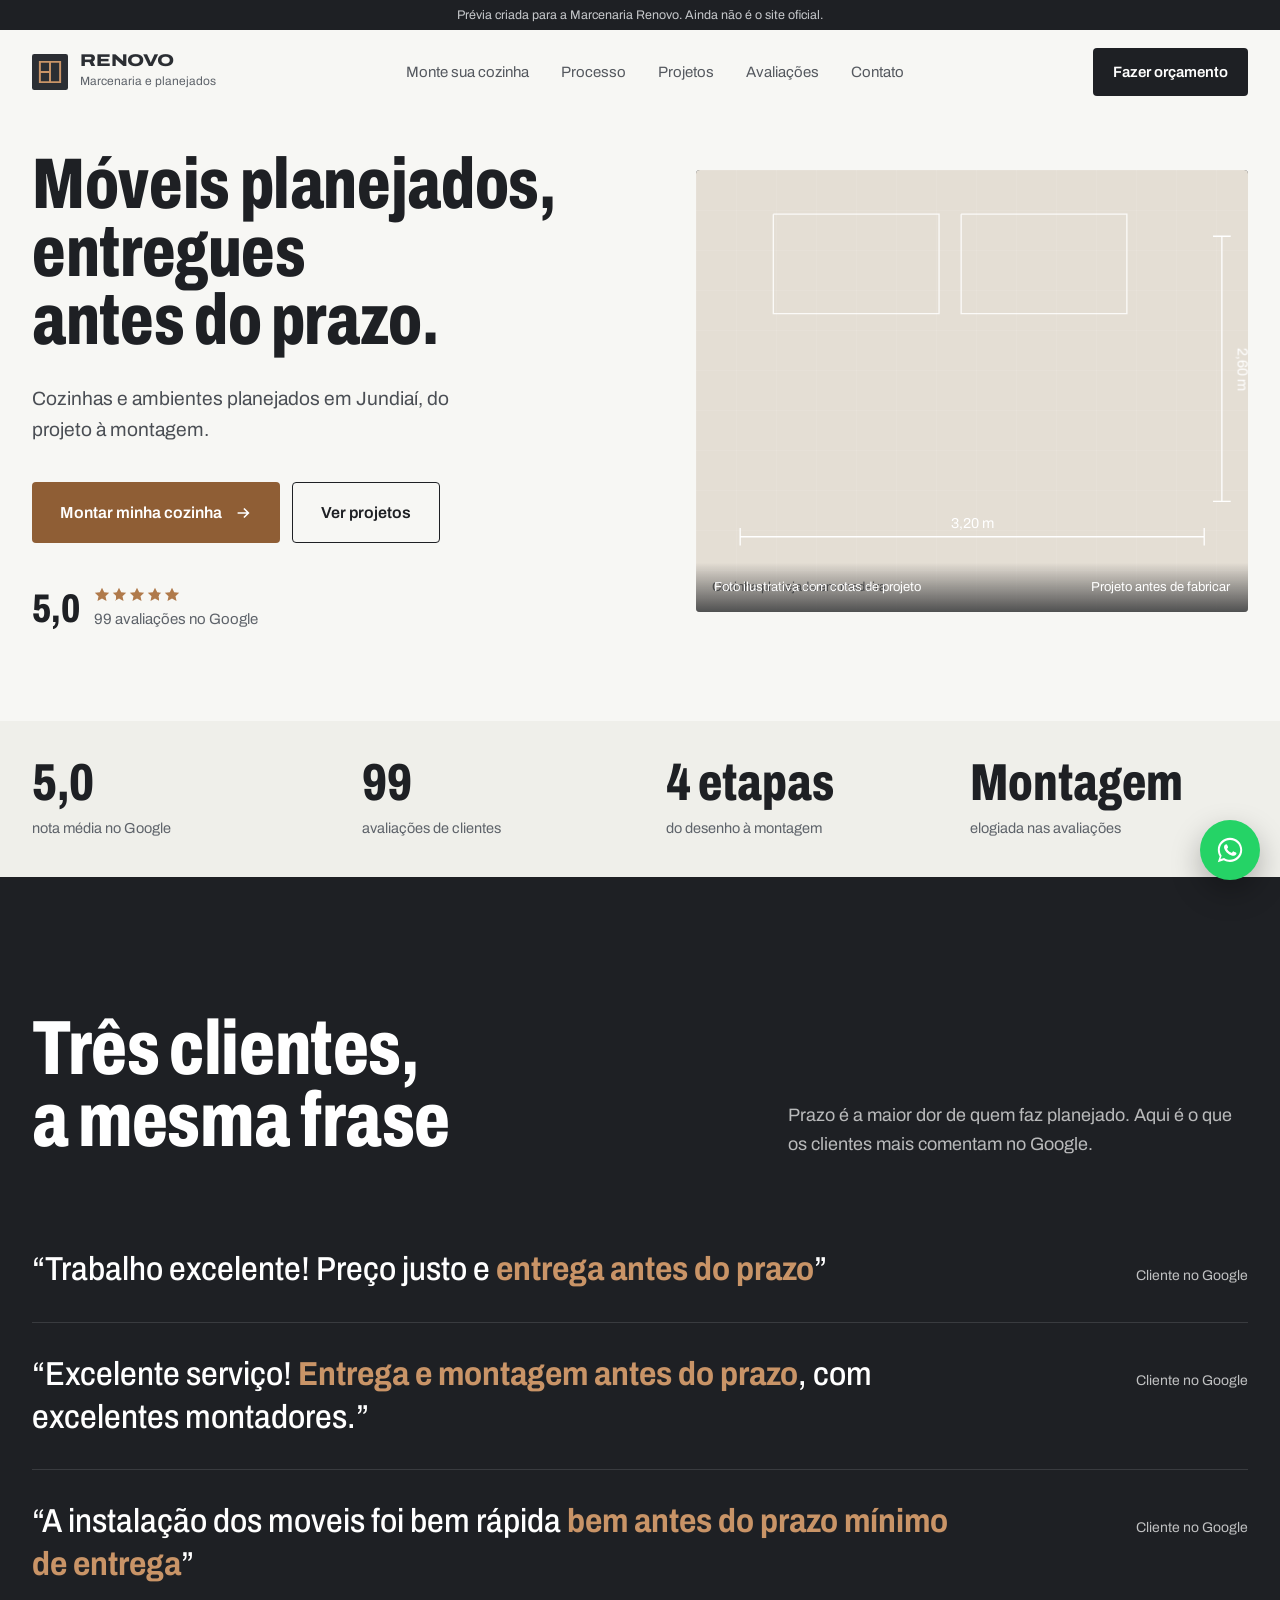
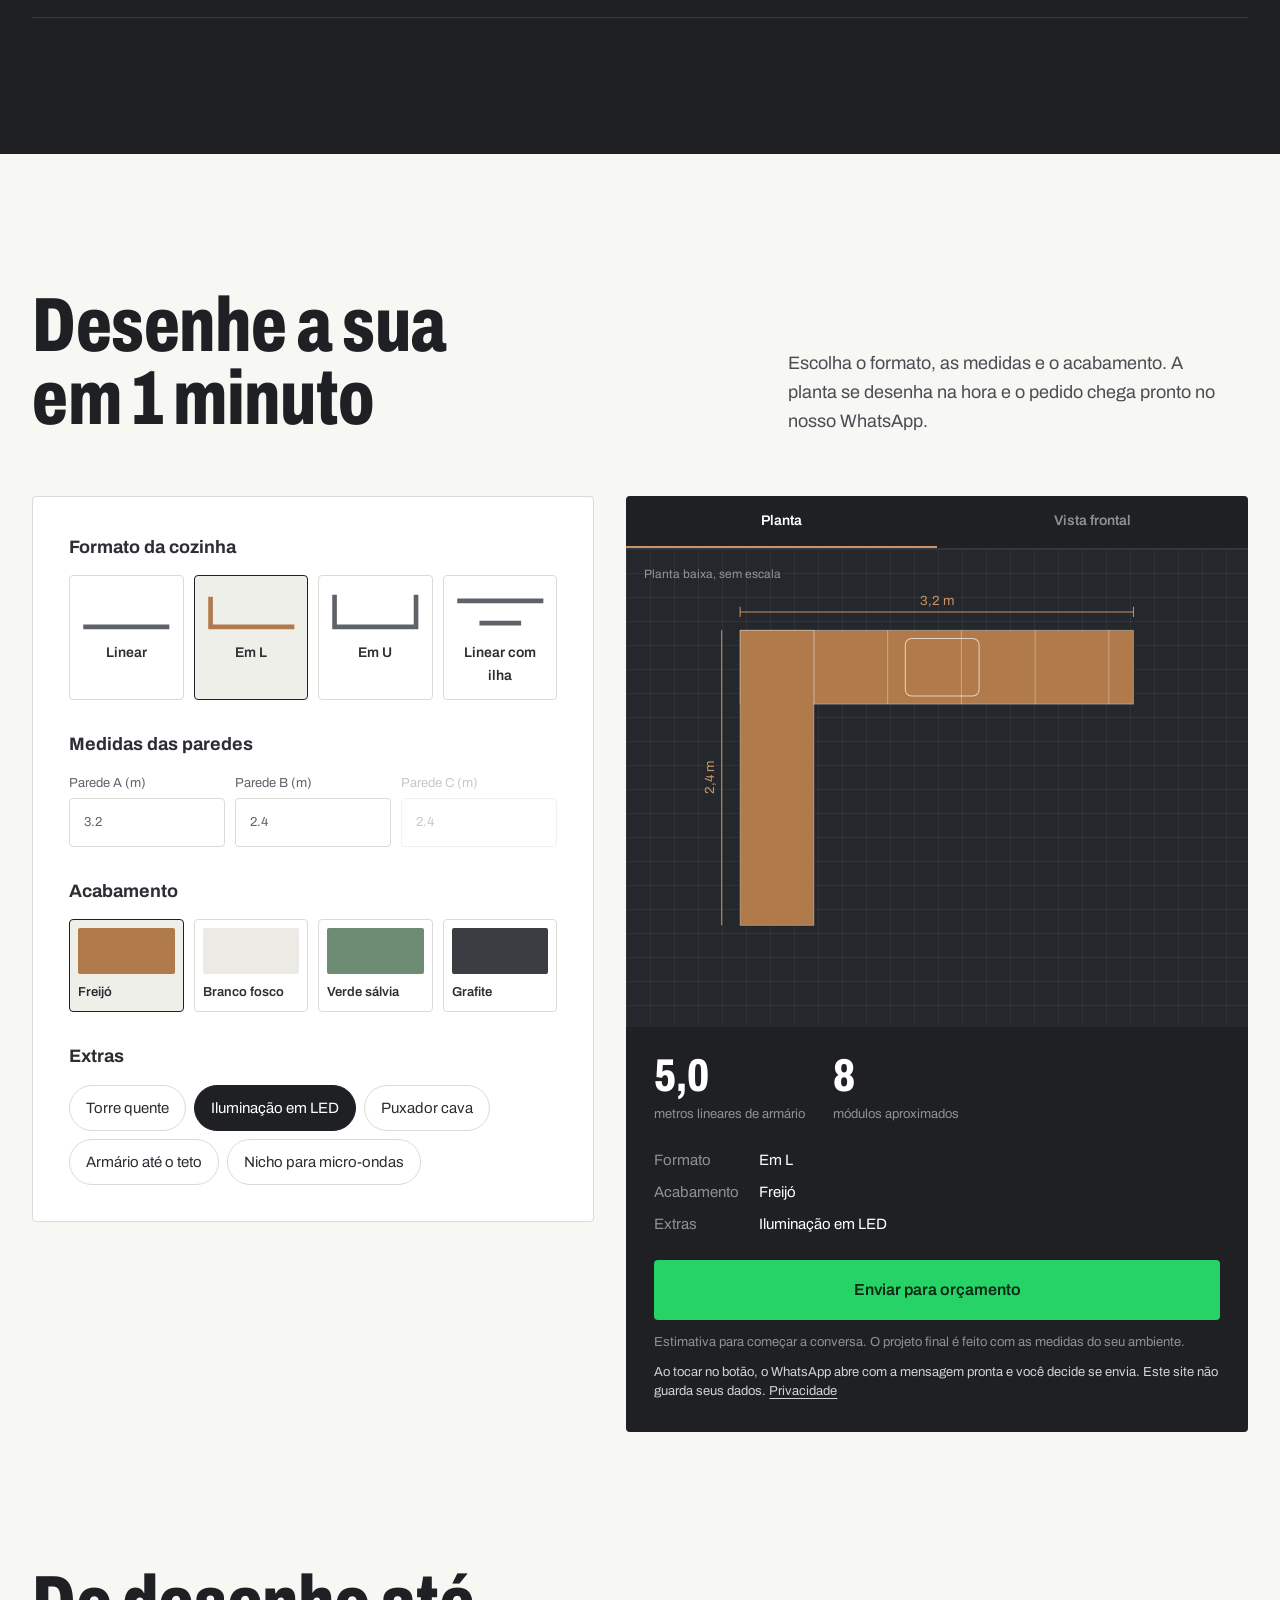
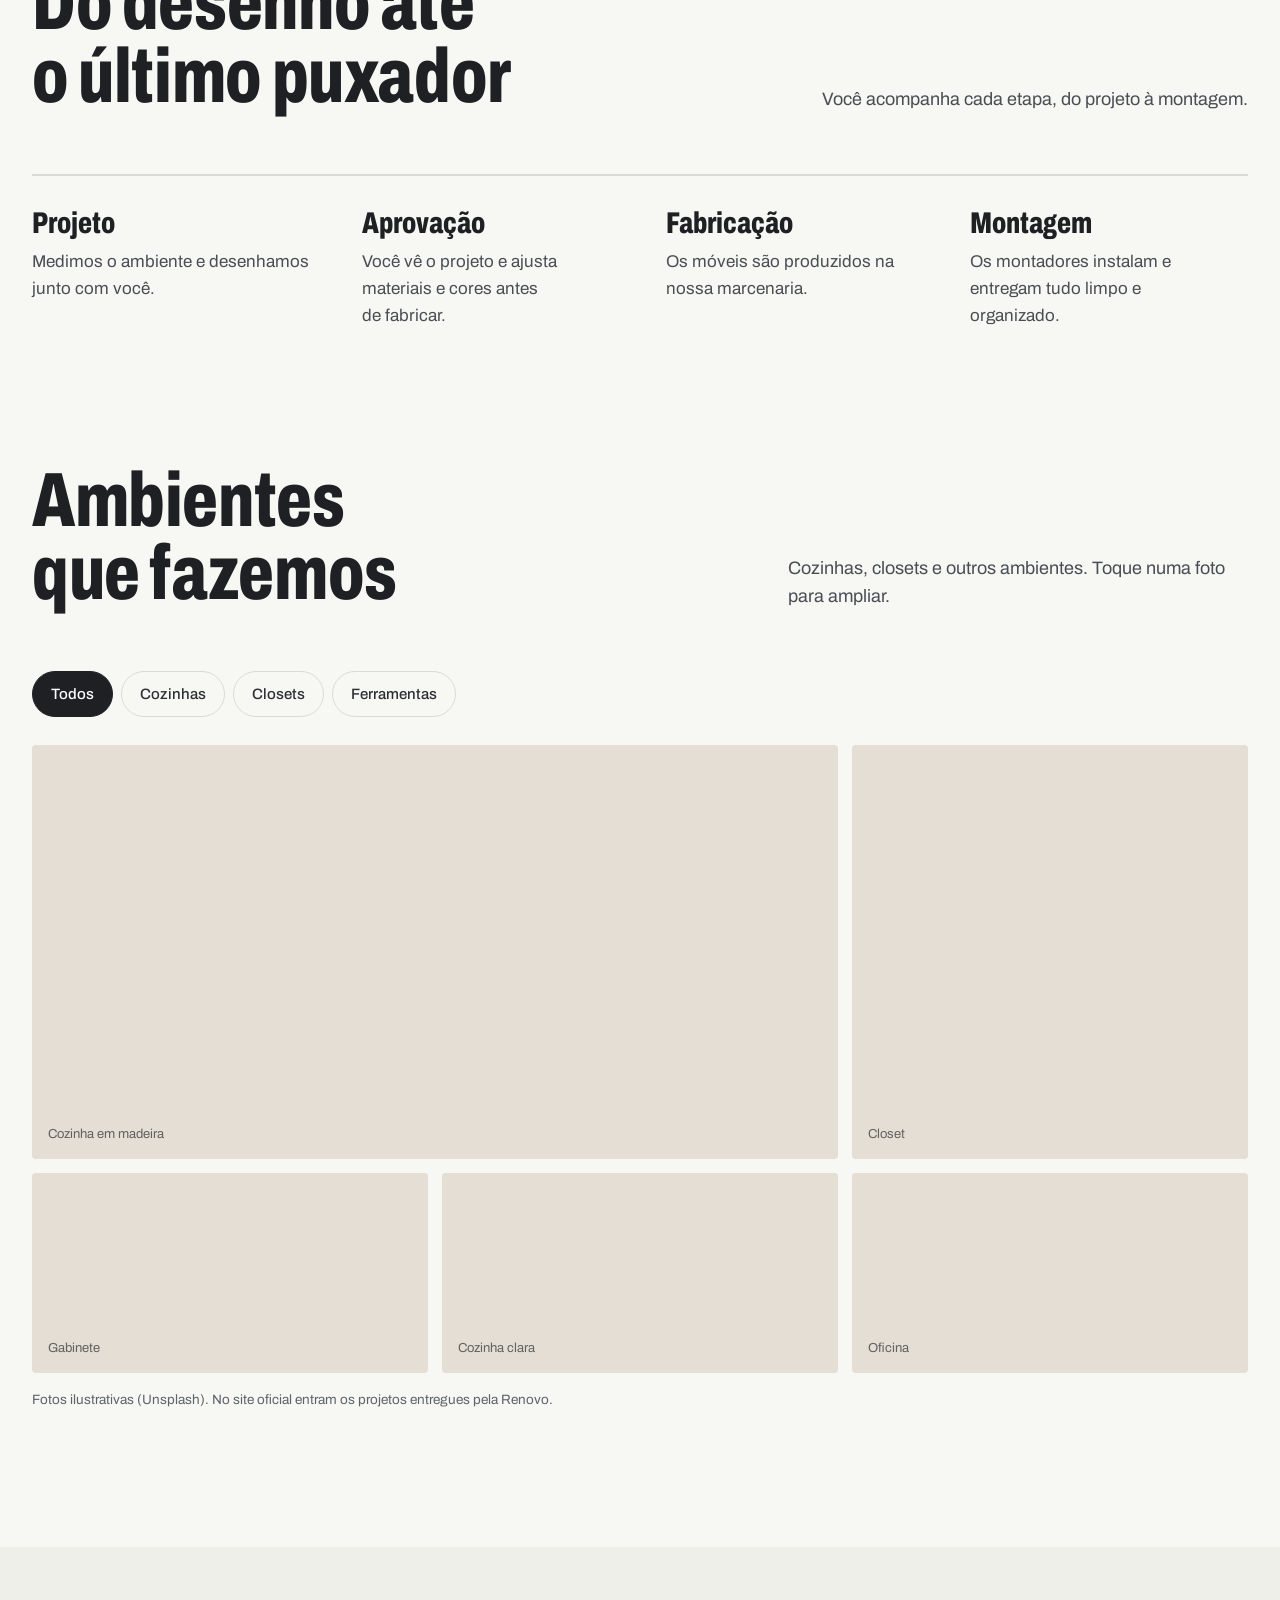
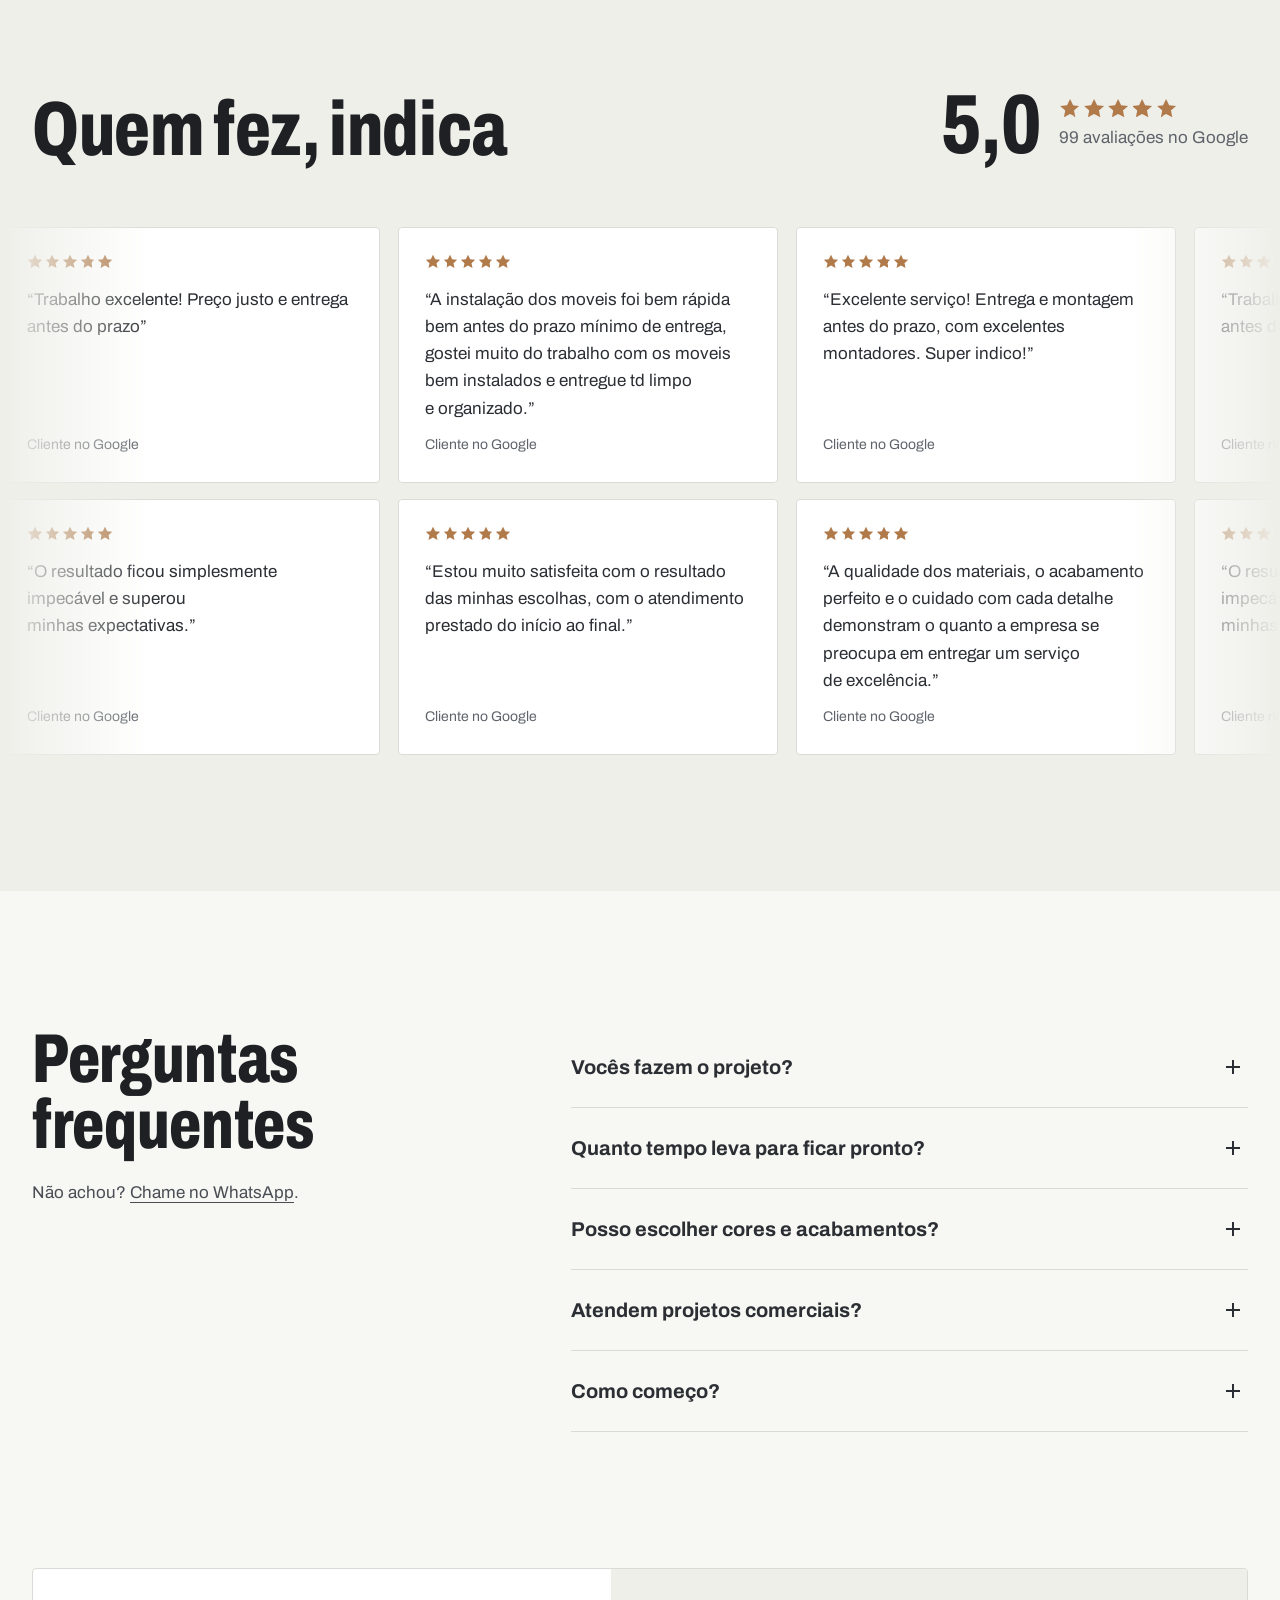
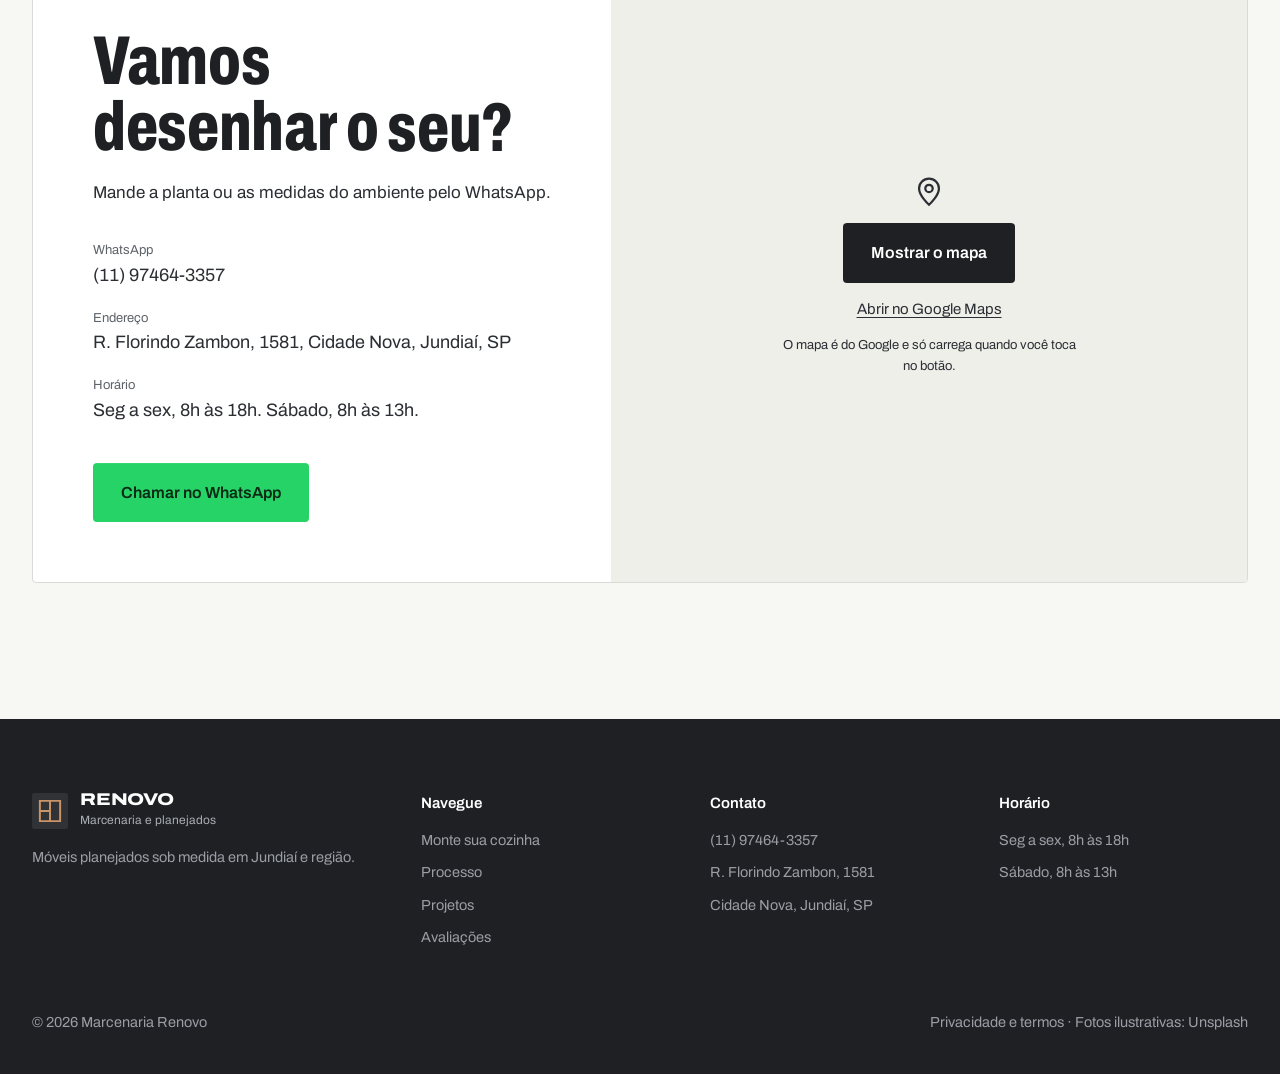
<file: marcenaria-renovo/index.html>
<!DOCTYPE html>
<html lang="pt-BR">
<head>
<meta charset="utf-8">
<meta name="viewport" content="width=device-width,initial-scale=1,viewport-fit=cover">
<meta name="robots" content="noindex, nofollow">
<title>Marcenaria Renovo | Móveis planejados em Jundiaí</title>
<meta name="description" content="Móveis planejados sob medida em Jundiaí. Do projeto à montagem. 5,0 no Google, com clientes contando entrega antes do prazo.">
<meta name="theme-color" content="#2B2E33">
<link rel="icon" href="favicon.svg" type="image/svg+xml">
<meta property="og:type" content="website"><meta property="og:locale" content="pt_BR">
<meta property="og:title" content="Marcenaria Renovo, móveis planejados em Jundiaí">
<meta property="og:description" content="Do desenho ao último puxador, entregue antes do prazo.">
<meta property="og:image" content="https://images.unsplash.com/photo-1649068533606-0e7ef6786214?auto=format&fit=crop&w=1200&h=630&q=80">
<link rel="preload" href="assets/fonts/archivo-latin-standard-normal.woff2" as="font" type="font/woff2" crossorigin>
<link rel="preconnect" href="https://images.unsplash.com">
<link rel="stylesheet" href="assets/base.css?v=461c3ddf">
<script type="application/ld+json">
{"@context":"https://schema.org","@type":"FurnitureStore","name":"Marcenaria Renovo","description":"Móveis planejados sob medida, do projeto à montagem.","telephone":"+55-11-97464-3357","address":{"@type":"PostalAddress","streetAddress":"R. Florindo Zambon, 1581","addressLocality":"Jundiaí","addressRegion":"SP","addressCountry":"BR"},"areaServed":"Jundiaí e região","openingHoursSpecification":[{"@type":"OpeningHoursSpecification","dayOfWeek":["Monday","Tuesday","Wednesday","Thursday","Friday"],"opens":"08:00","closes":"18:00"},{"@type":"OpeningHoursSpecification","dayOfWeek":"Saturday","opens":"08:00","closes":"13:00"}]}
</script>
<style>
@font-face{font-family:Archivo;src:url(assets/fonts/archivo-latin-standard-normal.woff2) format("woff2");font-weight:100 900;font-stretch:62% 125%;font-display:swap}
:root{
  --papel:#F7F7F4;--papel2:#EFEFEA;--grafite:#2B2E33;--carvao:#1E2024;--lapis:#5E636A;--linha:#DADBD6;
  --freijo:#B07A4B;--freijo2:#C99467;--salvia:#6E8B74;--acab:#B07A4B;
  --foco:#B07A4B;--loader-bg:#F7F7F4;--loader-fg:#2B2E33;--aviso-h:30px;--fb1:#E4DED4;--fb2:#C9BBA8;
  --w:1280px;--mapa-bg:#EFEFEA;--mapa-fg:#2B2E33;--sel-bg:#B07A4B;--sel-fg:#fff;
}
body{font-family:Archivo,system-ui,sans-serif;font-size:17px;line-height:1.6;color:var(--grafite);background:var(--papel);font-stretch:100%}
.w{max-width:var(--w);margin:0 auto;padding:0 32px}
h1,h2,h3{font-weight:800;font-stretch:72%;line-height:.95;letter-spacing:-.005em;color:var(--carvao)}
.aviso-demo{background:var(--carvao);color:#C7C9CC}
.mono{font-stretch:100%;font-variant-numeric:tabular-nums}

.btn{display:inline-flex;align-items:center;gap:12px;background:var(--carvao);color:#fff;text-decoration:none;padding:17px 28px;border-radius:4px;font-weight:600;font-size:16px;transition:background-color .2s ease,color .2s ease,transform .16s var(--ease-out)}
.btn:hover{background:#000}
.btn svg{width:18px;height:18px;transition:transform .25s}.btn:hover svg{transform:translateX(3px)}
.btn.madeira{background:#8F5E35;color:#fff}.btn.madeira:hover{background:#7A4F2C}
.btn.linha{background:transparent;border:1.5px solid var(--carvao);color:var(--carvao)}.btn.linha:hover{background:var(--carvao);color:#fff}
.btn.zap{background:#25D366;color:#0B2A16}.btn.zap:hover{background:#30E073}

/* topo */
.topo .w{display:flex;align-items:center;justify-content:space-between;height:84px;gap:24px;transition:height .3s}
.topo.rolou{background:var(--papel)}
.topo.rolou .w{height:68px}
.marca{display:flex;align-items:center;gap:12px;text-decoration:none}
.marca svg{width:36px;height:36px}
.marca b{font-weight:800;font-stretch:125%;font-size:17px;letter-spacing:-.01em;display:block;line-height:1}
.marca small{display:block;font-size:12px;color:var(--lapis);margin-top:3px}
.nav-d{display:flex;gap:32px;font-size:15px}
.nav-d a{text-decoration:none;color:#55595F}.nav-d a:hover{color:var(--carvao)}
.topo .btn{padding:12px 20px;font-size:15px}
.menu-mob{background:var(--papel)}
.menu-mob a{font-weight:800;font-stretch:72%}
.menu-mob .btn{margin-top:26px;align-self:flex-start;font-stretch:100%;font-size:17px}

/* hero */
.hero{padding:150px 0 90px}
.hero .w{display:grid;grid-template-columns:1.1fr 1fr;gap:56px;align-items:center}
.hero h1{font-size:clamp(48px,5.6vw,82px)}
.hero .lead{font-size:clamp(18px,1.5vw,21px);max-width:440px;margin:30px 0 36px;color:#4A4E54}
.acoes{display:flex;gap:12px;flex-wrap:wrap}
.selo{display:flex;align-items:center;gap:14px;margin-top:44px;font-size:15px;color:var(--lapis)}
.selo b{font-size:40px;font-weight:800;font-stretch:72%;color:var(--carvao);line-height:1}
.estrelas{color:var(--freijo)}
.prancha{position:relative;aspect-ratio:5/4;border-radius:4px;overflow:hidden;background:var(--carvao)}
.prancha img,.prancha .img-fb{width:100%;height:100%;object-fit:cover}
.prancha svg.cota{position:absolute;inset:0;width:100%;height:100%;z-index:2;pointer-events:none}
.prancha .grade{position:absolute;inset:0;z-index:1;background-image:linear-gradient(#ffffff14 1px,transparent 1px),linear-gradient(90deg,#ffffff14 1px,transparent 1px);background-size:40px 40px;mix-blend-mode:overlay}
.prancha figcaption{position:absolute;left:0;right:0;bottom:0;z-index:3;display:flex;justify-content:space-between;padding:14px 18px;font-size:13px;color:#fff;background:linear-gradient(0deg,rgba(30,32,36,.75),transparent)}
.traco{stroke-dasharray:2000;stroke-dashoffset:2000;animation:desenha 2.6s .6s cubic-bezier(.4,.1,.2,1) forwards}
.rot-c{opacity:0;animation:aparece .6s 2.4s forwards}
@keyframes desenha{to{stroke-dashoffset:0}}@keyframes aparece{to{opacity:1}}
@media(prefers-reduced-motion:reduce){.traco{stroke-dashoffset:0}.rot-c{opacity:1}}

/* números */
.numeros{background:var(--papel2)}
.numeros .w{display:grid;grid-template-columns:repeat(4,1fr)}
.numeros .w>div{padding:36px 26px}
.numeros .w>div:first-child{border-left:0;padding-left:0}
.numeros strong{display:block;font-size:52px;font-weight:800;font-stretch:72%;line-height:1;color:var(--carvao)}
.numeros span{display:block;margin-top:8px;font-size:14.5px;color:var(--lapis)}

section{padding:136px 0}
.cab{display:grid;grid-template-columns:1.15fr 1fr;gap:48px;align-items:end;margin-bottom:60px}
.cab h2{font-size:clamp(44px,6vw,88px)}
.cab p{max-width:460px;justify-self:end;font-size:18px;color:#4A4E54}

/* frase */
.frase{background:var(--carvao);color:#fff}
.frase h2{color:#fff}
.frase ul{list-style:none}
.frase li{display:grid;grid-template-columns:1fr auto;gap:32px;align-items:baseline;padding:30px 0;border-bottom:1px solid #ffffff1f;font-size:clamp(22px,2.6vw,34px);font-weight:500;line-height:1.3;font-stretch:87%}
.frase li small{font-size:14px;color:#ffffffb8;font-stretch:100%;font-weight:400}
.frase mark{background:none;color:var(--freijo2);font-weight:700}

/* montador */
.mont{display:grid;grid-template-columns:.95fr 1.05fr;gap:32px;align-items:start}
.form{background:#fff;border:1px solid var(--linha);border-radius:4px;padding:36px}
.passo{margin-bottom:30px}
.passo legend,.passo>label{display:flex;gap:12px;align-items:baseline;font-weight:700;font-size:18px;margin-bottom:14px}
fieldset{border:0}
.formatos{display:grid;grid-template-columns:repeat(4,1fr);gap:10px}
.formatos input,.op input{position:absolute;opacity:0;pointer-events:none}
.formatos label{border:1.5px solid var(--linha);border-radius:4px;padding:14px 10px 12px;text-align:center;cursor:pointer;font-size:14px;font-weight:600;transition:background-color .2s ease,border-color .2s ease,transform .16s var(--ease-out)}
.formatos label svg{width:100%;height:44px;margin-bottom:8px}
.formatos label svg path{fill:none;stroke:var(--lapis);stroke-width:5;stroke-linecap:square}
.formatos input:checked+label{border-color:var(--carvao);background:var(--papel2)}
.formatos input:checked+label svg path{stroke:var(--freijo)}
.formatos input:focus-visible+label,.op input:focus-visible+label{outline:3px solid var(--freijo);outline-offset:2px}
.medidas{display:grid;grid-template-columns:repeat(3,1fr);gap:10px}
.medidas label{font-size:13px;color:var(--lapis)}
.medidas input{width:100%;padding:13px 14px;border:1.5px solid var(--linha);border-radius:4px;margin-top:4px;font-variant-numeric:tabular-nums}
.medidas .off{opacity:.35;pointer-events:none}
.acabs{display:grid;grid-template-columns:repeat(4,1fr);gap:10px}
.acab{border:1.5px solid var(--linha);border-radius:4px;padding:8px;text-align:left;font-size:13px;font-weight:600;transition:border-color .2s ease,background-color .2s ease,transform .16s var(--ease-out)}
.acab:active,.formatos label:active{transform:scale(.97)}
.acab i{display:block;height:46px;border-radius:2px;margin-bottom:8px;background:var(--c)}
.acab[aria-pressed="true"]{border-color:var(--carvao);background:var(--papel2)}
.op{display:flex;flex-wrap:wrap;gap:8px}
.op label{padding:10px 16px;border:1.5px solid var(--linha);border-radius:999px;cursor:pointer;font-size:15px;transition:background-color .2s ease,border-color .2s ease,color .2s ease}
.op input:checked+label{background:var(--carvao);border-color:var(--carvao);color:#fff}
.planta{position:sticky;top:96px;background:var(--carvao);color:#fff;border-radius:4px;overflow:hidden}
.planta .tela{position:relative;background:#24272B;background-image:linear-gradient(#ffffff0d 1px,transparent 1px),linear-gradient(90deg,#ffffff0d 1px,transparent 1px);background-size:24px 24px;padding:24px}
.planta .tela svg{width:100%;height:auto}
.planta .tela .tag{position:absolute;top:16px;left:18px;font-size:12px;color:#ffffff80}
.planta .vista{display:grid;grid-template-columns:repeat(2,1fr);border-bottom:1px solid #ffffff1a}
.planta .vista button{padding:14px;font-size:14px;font-weight:600;color:#ffffff80;border-bottom:2px solid transparent}
.planta .vista button[aria-pressed="true"]{color:#fff;border-bottom-color:var(--freijo2)}
.planta .dados{padding:26px 28px 30px}
.planta .met{display:flex;gap:28px;margin-bottom:22px}
.planta .met div b{display:block;font-size:46px;font-weight:800;font-stretch:72%;line-height:1}
.planta .met div span{font-size:13px;color:#ffffff80}
.planta dl{display:grid;grid-template-columns:auto 1fr;gap:8px 20px;font-size:15px;margin-bottom:24px}
.planta dt{color:#ffffff80}
.planta .btn{width:100%;justify-content:center}
.planta .obs{font-size:13px;color:#ffffff80;margin-top:12px}

/* processo */
.linha-t{position:relative;display:grid;grid-template-columns:repeat(4,1fr);gap:0;counter-reset:e;list-style:none}
.linha-t::before{content:"";position:absolute;top:0;left:0;right:0;height:2px;background:var(--linha)}
.linha-t .prog{position:absolute;top:0;left:0;height:2px;width:100%;background:var(--freijo);transform-origin:left;transform:scaleX(0);z-index:1}
.linha-t li{padding:34px 26px 0 0}
.linha-t li+li{padding-left:26px}
.linha-t strong{display:block;font-size:30px;font-weight:800;font-stretch:72%;line-height:1;margin-bottom:10px;color:var(--carvao)}
.linha-t p{color:#4A4E54}

/* galeria */
.filtros{display:flex;gap:8px;flex-wrap:wrap;margin-bottom:28px}
.filtros button{padding:10px 18px;border-radius:999px;border:1.5px solid var(--linha);font-size:15px;font-weight:500;transition:background-color .2s ease,border-color .2s ease,color .2s ease,transform .16s var(--ease-out)}
.filtros button[aria-pressed="true"]{background:var(--carvao);border-color:var(--carvao);color:#fff}
.gal{display:grid;grid-template-columns:repeat(6,1fr);grid-auto-rows:200px;gap:14px;grid-auto-flow:dense}
.gal a{position:relative;overflow:hidden;border-radius:4px;display:block;background:var(--papel2)}
.gal a img,.gal a .img-fb{width:100%;height:100%;object-fit:cover;transition:transform .7s var(--ease-out)}
@media(hover:hover) and (pointer:fine){.gal a:hover img{transform:scale(1.04)}}
.gal a span{position:absolute;left:0;right:0;bottom:0;padding:14px 16px;color:#fff;font-size:14px;background:linear-gradient(0deg,rgba(30,32,36,.7),transparent);opacity:0;transition:opacity .3s}
.gal a:hover span,.gal a:focus-visible span{opacity:1}
.ga{grid-column:span 4;grid-row:span 2}.gb{grid-column:span 2;grid-row:span 2}.gc{grid-column:span 2}.gd{grid-column:span 2}.ge{grid-column:span 2}
.nota-foto{font-size:13.5px;color:var(--lapis);margin-top:16px}

/* avaliações */
.aval{background:var(--papel2);overflow:hidden}
.g-sel{display:flex;align-items:center;gap:18px;justify-self:end}
.g-sel b{font-size:84px;font-weight:800;font-stretch:72%;line-height:1;color:var(--carvao)}
.marq{display:grid;gap:16px}
.marq-t figure{width:380px;flex:none;background:#fff;border:1px solid var(--linha);border-radius:4px;padding:26px;display:flex;flex-direction:column;gap:12px}
.marq-t figcaption{margin-top:auto;font-size:14px;color:var(--lapis)}

/* faq + contato */
.faq{display:grid;grid-template-columns:1fr 1.5fr;gap:88px}
.faq h2{font-size:clamp(44px,5.4vw,76px)}
details.p summary{font-weight:700;font-size:20px}
details.p .r{color:#4A4E54}
.contato{display:grid;grid-template-columns:1fr 1.1fr;border:1px solid var(--linha);border-radius:4px;overflow:hidden;background:#fff}
.contato .txt{padding:60px}
.contato h2{font-size:clamp(44px,5.4vw,80px);margin-bottom:18px}
.contato dl{margin:34px 0 38px;display:grid;gap:18px}
.contato dt{font-size:13px;color:var(--lapis)}
.contato dd{font-size:18px}
.contato iframe{width:100%;height:100%;min-height:540px;border:0;filter:grayscale(.8)}
footer{background:var(--carvao);color:#9A9EA4;padding:72px 0 40px;margin-top:136px;font-size:14.5px}
footer .top{display:grid;grid-template-columns:1.4fr 1fr 1fr 1fr;gap:40px;padding-bottom:36px}
footer .fh{font-weight:600;color:#fff;font-size:15px;margin-bottom:14px}
footer ul{list-style:none;display:grid;gap:9px}
footer a{text-decoration:none}footer a:hover{color:#fff}
footer .marca{color:#fff;margin-bottom:16px}footer .marca small{color:#A9ADB3}
footer .base{display:flex;justify-content:space-between;gap:20px;padding-top:26px;flex-wrap:wrap}

@media(max-width:1060px){
  .hero .w,.cab,.mont,.faq,.contato{grid-template-columns:1fr}
  .cab p,.g-sel{justify-self:start}
  .numeros .w{grid-template-columns:1fr 1fr}.numeros .w>div:nth-child(3){padding-left:0}
  .planta{position:static}
  .linha-t{grid-template-columns:1fr 1fr;row-gap:36px}.linha-t li:nth-child(3){padding-left:0}
  .frase li{grid-template-columns:1fr;gap:8px}
  .gal{grid-template-columns:1fr 1fr}.ga{grid-column:span 2}.gb,.gc,.gd,.ge{grid-column:span 1;grid-row:span 1}
  footer .top{grid-template-columns:1fr 1fr}
  .contato .txt{padding:40px 30px}
}
@media(max-width:680px){
  body{font-size:16px}.w{padding:0 22px}
  section{padding:92px 0}
  .hero{padding-top:120px}
  .form{padding:24px}
  .formatos,.acabs{grid-template-columns:1fr 1fr}
  .medidas{grid-template-columns:1fr 1fr 1fr}
  .linha-t{grid-template-columns:1fr}.linha-t li{padding-left:0!important}
  .marq-t figure{width:300px}
  footer .top{grid-template-columns:1fr}
  .numeros strong{font-size:38px}.numeros .w>div{padding:28px 14px;min-width:0}
}
</style>
</head>
<body>
<a class="pular" href="#conteudo">Pular para o conteúdo</a>
<div class="aviso-demo">Prévia criada para a Marcenaria Renovo. Ainda não é o site oficial.</div>
<div id="loader" aria-hidden="true"><div class="marca-load"><svg width="64" height="64" viewBox="0 0 64 64"><path d="M10 10h44v44H10z" fill="none" stroke="#B07A4B" stroke-width="3"/><path d="M32 10v44M10 32h22" stroke="#B07A4B" stroke-width="3"/></svg><div class="barra-load"></div></div></div>

<header class="topo">
  <div class="w">
    <a class="marca" href="#topo"><svg viewBox="0 0 64 64" aria-hidden="true"><rect width="64" height="64" rx="4" fill="#2B2E33"/><path d="M14 14h36v36H14z" fill="none" stroke="#C99467" stroke-width="3.5"/><path d="M32 14v36M14 32h18" stroke="#C99467" stroke-width="3.5"/></svg><span><b>RENOVO</b><small>Marcenaria e planejados</small></span></a>
    <nav class="nav-d" aria-label="Principal"><a href="#montador">Monte sua cozinha</a><a href="#processo">Processo</a><a href="#projetos">Projetos</a><a href="#avaliacoes">Avaliações</a><a href="#contato">Contato</a></nav>
    <a class="btn nav-d" href="#montador">Fazer orçamento</a>
    <button class="btn-menu" aria-label="Abrir menu" aria-expanded="false"><span></span><span></span><span></span></button>
  </div>
</header>
<nav class="menu-mob" aria-label="Menu"><a href="#montador">Monte sua cozinha</a><a href="#processo">Processo</a><a href="#projetos">Projetos</a><a href="#avaliacoes">Avaliações</a><a href="#contato">Contato</a><a class="btn zap" href="https://wa.me/5511974643357" target="_blank" rel="noopener">Chamar no WhatsApp</a></nav>

<main id="conteudo">
<section class="hero" id="topo" data-hero>
  <div class="w">
    <div>
      <h1 data-split>Móveis planejados, entregues antes do prazo.</h1>
      <p class="lead" data-hero-fade>Cozinhas e ambientes planejados em Jundiaí, do projeto à montagem.</p>
      <div class="acoes" data-hero-fade>
        <a class="btn madeira" href="#montador">Montar minha cozinha <svg viewBox="0 0 20 20" fill="none" stroke="currentColor" stroke-width="1.8"><path d="M4 10h12M11 5l5 5-5 5"/></svg></a>
        <a class="btn linha" href="#projetos">Ver projetos</a>
      </div>
      <div class="selo" data-hero-fade><b>5,0</b><div><span class="estrelas" role="img" aria-label="5 de 5 estrelas"></span>99 avaliações no Google</div></div>
    </div>
    <figure class="prancha" data-hero-fade>
      <img data-hero-img data-fb="Cozinha planejada em madeira" fetchpriority="high" alt="Cozinha planejada com armários de madeira" src="https://images.unsplash.com/photo-1649068533606-0e7ef6786214?auto=format&fit=crop&w=1500&q=80" srcset="https://images.unsplash.com/photo-1649068533606-0e7ef6786214?auto=format&fit=crop&w=800&q=75 800w,https://images.unsplash.com/photo-1649068533606-0e7ef6786214?auto=format&fit=crop&w=1500&q=80 1500w" sizes="(max-width:1060px) 100vw, 55vw">
      <div class="grade" aria-hidden="true"></div>
      <svg class="cota" viewBox="0 0 500 400" preserveAspectRatio="none" aria-hidden="true" fill="none" stroke="#fff" stroke-width="1.2">
        <path class="traco" d="M40 332H460M40 324v16M460 324v16"/>
        <path class="traco" d="M476 60V300M468 60h16M468 300h16"/>
        <path class="traco" d="M70 40h150v90H70zM240 40h150v90H240z" stroke-dasharray="6 6" opacity=".85"/>
        <g class="rot-c" fill="#fff" stroke="none" font-family="Archivo,sans-serif" font-size="13"><text x="250" y="324" text-anchor="middle">3,20 m</text><text x="490" y="180" transform="rotate(90 490 180)" text-anchor="middle">2,60 m</text></g>
      </svg>
      <figcaption><span>Foto ilustrativa com cotas de projeto</span><span>Projeto antes de fabricar</span></figcaption>
    </figure>
  </div>
</section>

<div class="numeros">
  <div class="w">
    <div><strong data-count="5.0">5,0</strong><span>nota média no Google</span></div>
    <div><strong data-count="99">99</strong><span>avaliações de clientes</span></div>
    <div><strong>4 etapas</strong><span>do desenho à montagem</span></div>
    <div><strong>Montagem</strong><span>elogiada nas avaliações</span></div>
  </div>
</div>

<section class="frase">
  <div class="w">
    <div class="cab"><div><h2 data-split>Três clientes, a mesma frase</h2></div><p data-reveal style="color:#ffffffb0">Prazo é a maior dor de quem faz planejado. Aqui é o que os clientes mais comentam no Google.</p></div>
    <ul>
      <li data-reveal><span>“Trabalho excelente! Preço justo e <mark>entrega antes do prazo</mark>”</span><small>Cliente no Google</small></li>
      <li data-reveal><span>“Excelente serviço! <mark>Entrega e montagem antes do prazo</mark>, com excelentes montadores.”</span><small>Cliente no Google</small></li>
      <li data-reveal><span>“A instalação dos moveis foi bem rápida <mark>bem antes do prazo mínimo de entrega</mark>”</span><small>Cliente no Google</small></li>
    </ul>
  </div>
</section>

<section id="montador">
  <div class="w">
    <div class="cab"><div><h2 data-split>Desenhe a sua em 1 minuto</h2></div><p data-reveal>Escolha o formato, as medidas e o acabamento. A planta se desenha na hora e o pedido chega pronto no nosso WhatsApp.</p></div>
    <div class="mont">
      <form class="form" id="form" onsubmit="return false" data-reveal>
        <fieldset class="passo"><legend>Formato da cozinha</legend>
          <div class="formatos" id="formatos"></div>
        </fieldset>
        <div class="passo"><label>Medidas das paredes</label>
          <div class="medidas">
            <label id="lA">Parede A (m)<input id="mA" type="number" min="1" max="8" step="0.1" value="3.2" inputmode="decimal"></label>
            <label id="lB">Parede B (m)<input id="mB" type="number" min="1" max="8" step="0.1" value="2.4" inputmode="decimal"></label>
            <label id="lC">Parede C (m)<input id="mC" type="number" min="1" max="8" step="0.1" value="2.4" inputmode="decimal"></label>
          </div>
        </div>
        <fieldset class="passo"><legend>Acabamento</legend><div class="acabs" id="acabs" role="group" aria-label="Escolher acabamento"></div></fieldset>
        <fieldset class="passo" style="margin:0"><legend>Extras</legend><div class="op" id="extras"></div></fieldset>
      </form>
      <aside class="planta" data-reveal aria-live="polite">
        <div class="vista" role="group" aria-label="Vista"><button type="button" aria-pressed="true" data-v="planta">Planta</button><button type="button" aria-pressed="false" data-v="frente">Vista frontal</button></div>
        <div class="tela"><span class="tag" id="tagVista">Planta baixa, sem escala</span><div id="desenho"></div></div>
        <div class="dados">
          <div class="met"><div><b id="rMl">0</b><span>metros lineares de armário</span></div><div><b id="rMod">0</b><span>módulos aproximados</span></div></div>
          <dl><dt>Formato</dt><dd id="rFormato"></dd><dt>Acabamento</dt><dd id="rAcab"></dd><dt>Extras</dt><dd id="rExtras"></dd></dl>
          <a class="btn zap" id="enviar" target="_blank" rel="noopener" href="#">Enviar para orçamento</a>
          <p class="obs">Estimativa para começar a conversa. O projeto final é feito com as medidas do seu ambiente.</p><p class="lgpd">Ao tocar no botão, o WhatsApp abre com a mensagem pronta e você decide se envia. Este site não guarda seus dados. <a href="privacidade.html">Privacidade</a></p>
        </div>
      </aside>
    </div>
  </div>
</section>

<section id="processo" style="padding-top:0">
  <div class="w">
    <div class="cab"><div><h2 data-split>Do desenho até o último puxador</h2></div><p data-reveal>Você acompanha cada etapa, do projeto à montagem.</p></div>
    <ol class="linha-t" id="linhaT">
      <span class="prog" id="prog" aria-hidden="true"></span>
      <li data-reveal><strong>Projeto</strong><p>Medimos o ambiente e desenhamos junto com você.</p></li>
      <li data-reveal><strong>Aprovação</strong><p>Você vê o projeto e ajusta materiais e cores antes de fabricar.</p></li>
      <li data-reveal><strong>Fabricação</strong><p>Os móveis são produzidos na nossa marcenaria.</p></li>
      <li data-reveal><strong>Montagem</strong><p>Os montadores instalam e entregam tudo limpo e organizado.</p></li>
    </ol>
  </div>
</section>

<section id="projetos" style="padding-top:0">
  <div class="w">
    <div class="cab"><div><h2 data-split>Ambientes que fazemos</h2></div><p data-reveal>Cozinhas, closets e outros ambientes. Toque numa foto para ampliar.</p></div>
    <div class="filtros" data-filtros="#gal" role="group" aria-label="Filtrar projetos"><button data-f="todos" aria-pressed="true">Todos</button><button data-f="cozinha" aria-pressed="false">Cozinhas</button><button data-f="closet" aria-pressed="false">Closets</button><button data-f="oficina" aria-pressed="false">Ferramentas</button></div>
    <div class="gal" id="gal">
      <a class="ga" href="#" data-lb="p" data-cat="cozinha" data-legenda="Cozinha em madeira" data-full="https://images.unsplash.com/photo-1649068533606-0e7ef6786214?auto=format&fit=crop&w=2000&q=85"><img loading="lazy" data-fb="Cozinha em madeira" alt="Cozinha planejada com armários em madeira" src="https://images.unsplash.com/photo-1649068533606-0e7ef6786214?auto=format&fit=crop&w=1200&q=75"><span>Cozinha em madeira</span></a>
      <a class="gb" href="#" data-lb="p" data-cat="closet" data-legenda="Closet em madeira com iluminação" data-full="https://images.unsplash.com/photo-1718939045285-b67f9e9f9f8b?auto=format&fit=crop&w=1800&q=85"><img loading="lazy" data-fb="Closet" alt="Closet de madeira com iluminação suave" src="https://images.unsplash.com/photo-1718939045285-b67f9e9f9f8b?auto=format&fit=crop&w=700&q=75"><span>Closet com iluminação</span></a>
      <a class="gc" href="#" data-lb="p" data-cat="cozinha" data-legenda="Gabinete de pia" data-full="https://images.unsplash.com/photo-1589268395705-ecd1dca58cb9?auto=format&fit=crop&w=1800&q=85"><img loading="lazy" data-fb="Gabinete" alt="Gabinete de madeira com pia" src="https://images.unsplash.com/photo-1589268395705-ecd1dca58cb9?auto=format&fit=crop&w=700&q=75"><span>Gabinete de pia</span></a>
      <a class="gd" href="#" data-lb="p" data-cat="cozinha" data-legenda="Cozinha clara com madeira" data-full="https://images.unsplash.com/photo-1588796460718-f457ad1e1a1f?auto=format&fit=crop&w=1800&q=85"><img loading="lazy" data-fb="Cozinha clara" alt="Cozinha com armários brancos e detalhes em madeira" src="https://images.unsplash.com/photo-1588796460718-f457ad1e1a1f?auto=format&fit=crop&w=700&q=75"><span>Cozinha clara com madeira</span></a>
      <a class="ge" href="#" data-lb="p" data-cat="oficina" data-legenda="Ferramentas de marcenaria" data-full="https://images.unsplash.com/photo-1761544775659-aaa6fa2e5b3d?auto=format&fit=crop&w=1800&q=85"><img loading="lazy" data-fb="Oficina" alt="Ferramentas de marcenaria organizadas na parede" src="https://images.unsplash.com/photo-1761544775659-aaa6fa2e5b3d?auto=format&fit=crop&w=700&q=75"><span>Ferramentas de marcenaria</span></a>
    </div>
    <p class="nota-foto">Fotos ilustrativas (Unsplash). No site oficial entram os projetos entregues pela Renovo.</p>
  </div>
</section>

<section class="aval" id="avaliacoes">
  <div class="w"><div class="cab"><div><h2 data-split>Quem fez, indica</h2></div><div class="g-sel" data-reveal><b>5,0</b><div><span class="estrelas g" role="img" aria-label="5 de 5 estrelas"></span><span style="color:var(--lapis)">99 avaliações no Google</span></div></div></div></div>
  <div class="marq">
    <div class="marq-t" data-marquee style="--dur:70s">
      <figure><span class="estrelas" role="img" aria-label="5 de 5 estrelas"></span><blockquote>“Trabalho excelente! Preço justo e entrega antes do prazo”</blockquote><figcaption>Cliente no Google</figcaption></figure>
      <figure><span class="estrelas" role="img" aria-label="5 de 5 estrelas"></span><blockquote>“A instalação dos moveis foi bem rápida bem antes do prazo mínimo de entrega, gostei muito do trabalho com os moveis bem instalados e entregue td limpo e organizado.”</blockquote><figcaption>Cliente no Google</figcaption></figure>
      <figure><span class="estrelas" role="img" aria-label="5 de 5 estrelas"></span><blockquote>“Excelente serviço! Entrega e montagem antes do prazo, com excelentes montadores. Super indico!”</blockquote><figcaption>Cliente no Google</figcaption></figure>
    </div>
    <div class="marq-t rev" data-marquee style="--dur:80s">
      <figure><span class="estrelas" role="img" aria-label="5 de 5 estrelas"></span><blockquote>“O resultado ficou simplesmente impecável e superou minhas expectativas.”</blockquote><figcaption>Cliente no Google</figcaption></figure>
      <figure><span class="estrelas" role="img" aria-label="5 de 5 estrelas"></span><blockquote>“Estou muito satisfeita com o resultado das minhas escolhas, com o atendimento prestado do início ao final.”</blockquote><figcaption>Cliente no Google</figcaption></figure>
      <figure><span class="estrelas" role="img" aria-label="5 de 5 estrelas"></span><blockquote>“A qualidade dos materiais, o acabamento perfeito e o cuidado com cada detalhe demonstram o quanto a empresa se preocupa em entregar um serviço de excelência.”</blockquote><figcaption>Cliente no Google</figcaption></figure>
    </div>
  </div>
</section>

<section>
  <div class="w faq">
    <div><h2 data-split>Perguntas frequentes</h2><p data-reveal style="margin-top:20px;color:#4A4E54">Não achou? <a href="https://wa.me/5511974643357" target="_blank" rel="noopener">Chame no WhatsApp</a>.</p></div>
    <div data-reveal>
      <details class="p"><summary>Vocês fazem o projeto?</summary><p class="r">Sim. O projeto é montado junto com você antes da fabricação.</p></details>
      <details class="p"><summary>Quanto tempo leva para ficar pronto?</summary><p class="r">O prazo depende do tamanho do projeto e é combinado no orçamento. Nossos clientes costumam receber antes da data combinada.</p></details>
      <details class="p"><summary>Posso escolher cores e acabamentos?</summary><p class="r">Pode. Cores, padrões e puxadores são escolhidos com você no projeto.</p></details>
      <details class="p"><summary>Atendem projetos comerciais?</summary><p class="r">Consulte pelo WhatsApp com a planta ou as medidas do espaço.</p></details>
      <details class="p"><summary>Como começo?</summary><p class="r">Use o montador desta página ou mande no WhatsApp a planta ou as medidas do ambiente.</p></details>
    </div>
  </div>
</section>

<section id="contato" style="padding:0">
  <div class="w">
    <div class="contato">
      <div class="txt">
        <h2 data-split>Vamos desenhar o seu?</h2>
        <p data-reveal>Mande a planta ou as medidas do ambiente pelo WhatsApp.</p>
        <dl data-reveal>
          <div><dt>WhatsApp</dt><dd><a href="https://wa.me/5511974643357" target="_blank" rel="noopener" style="text-decoration:none">(11) 97464-3357</a></dd></div>
          <div><dt>Endereço</dt><dd>R. Florindo Zambon, 1581, Cidade Nova, Jundiaí, SP</dd></div>
          <div><dt>Horário</dt><dd>Seg a sex, 8h às 18h. Sábado, 8h às 13h.</dd></div>
        </dl>
        <a class="btn zap" data-reveal href="https://wa.me/5511974643357?text=Ol%C3%A1!%20Quero%20um%20or%C3%A7amento%20de%20m%C3%B3veis%20planejados." target="_blank" rel="noopener">Chamar no WhatsApp</a>
      </div>
      <div class="mapa" data-mapa="https://www.google.com/maps?q=R.+Florindo+Zambon,+1581,+Jundia%C3%AD+SP&output=embed" data-titulo="Mapa da Marcenaria Renovo"><svg viewBox="0 0 24 24" width="34" height="34" fill="none" stroke="currentColor" stroke-width="1.6" aria-hidden="true"><path d="M12 21s-7-6.2-7-11.5A7 7 0 0 1 19 9.5C19 14.8 12 21 12 21z"/><circle cx="12" cy="9.5" r="2.6"/></svg><button type="button" class="btn mapa-btn">Mostrar o mapa</button><a href="https://www.google.com/maps/search/?api=1&amp;query=R.+Florindo+Zambon,+1581,+Jundia%C3%AD+SP" target="_blank" rel="noopener">Abrir no Google Maps</a><small>O mapa é do Google e só carrega quando você toca no botão.</small></div>
    </div>
  </div>
</section>
</main>

<footer>
  <div class="w">
    <div class="top">
      <div><a class="marca" href="#topo"><svg viewBox="0 0 64 64" width="36" height="36" aria-hidden="true"><rect width="64" height="64" rx="4" fill="#ffffff14"/><path d="M14 14h36v36H14z" fill="none" stroke="#C99467" stroke-width="3.5"/><path d="M32 14v36M14 32h18" stroke="#C99467" stroke-width="3.5"/></svg><span><b>RENOVO</b><small>Marcenaria e planejados</small></span></a><p>Móveis planejados sob medida em Jundiaí e região.</p></div>
      <div><p class="fh">Navegue</p><ul><li><a href="#montador">Monte sua cozinha</a></li><li><a href="#processo">Processo</a></li><li><a href="#projetos">Projetos</a></li><li><a href="#avaliacoes">Avaliações</a></li></ul></div>
      <div><p class="fh">Contato</p><ul><li><a href="https://wa.me/5511974643357" target="_blank" rel="noopener">(11) 97464-3357</a></li><li>R. Florindo Zambon, 1581</li><li>Cidade Nova, Jundiaí, SP</li></ul></div>
      <div><p class="fh">Horário</p><ul><li>Seg a sex, 8h às 18h</li><li>Sábado, 8h às 13h</li></ul></div>
    </div>
    <div class="base"><span>© <span data-ano></span> Marcenaria Renovo</span><span><a href="privacidade.html">Privacidade e termos</a> · Fotos ilustrativas: Unsplash</span></div>
  </div>
</footer>
<a class="fab" href="https://wa.me/5511974643357" target="_blank" rel="noopener" aria-label="Falar no WhatsApp"><svg viewBox="0 0 32 32"><path d="M16 3C8.8 3 3 8.7 3 15.8c0 2.5.7 4.9 2 7L3 29l6.4-2c2 1.1 4.3 1.7 6.6 1.7 7.2 0 13-5.7 13-12.8S23.2 3 16 3zm0 23.4c-2.1 0-4.1-.6-5.9-1.7l-.4-.3-3.8 1.2 1.2-3.7-.3-.4a10.6 10.6 0 0 1-1.7-5.7C5.1 9.9 10 5.2 16 5.2s10.9 4.7 10.9 10.6S22 26.4 16 26.4zm6-7.9c-.3-.2-1.9-.9-2.2-1-.3-.1-.5-.2-.7.2l-1 1.2c-.2.2-.4.2-.7.1-.3-.2-1.4-.5-2.6-1.6-1-.9-1.6-1.9-1.8-2.2-.2-.3 0-.5.1-.7l.5-.6.3-.5v-.5l-1-2.4c-.3-.6-.5-.5-.7-.5h-.6c-.2 0-.6.1-.9.4-.3.3-1.1 1.1-1.1 2.7s1.2 3.1 1.3 3.3c.2.2 2.3 3.5 5.6 4.9 2.8 1.1 3.3.9 3.9.8.6-.1 1.9-.8 2.2-1.5.3-.7.3-1.4.2-1.5-.1-.2-.3-.3-.6-.4z"/></svg></a>

<script src="assets/js/gsap.min.js"></script><script src="assets/js/ScrollTrigger.min.js"></script><script src="assets/js/lenis.min.js"></script>
<script>
/* ---------- montador de cozinha ---------- */
const FORMATOS={linear:{nome:"Linear",paredes:1,ic:"M6 38H94"},L:{nome:"Em L",paredes:2,ic:"M6 8V38H94"},U:{nome:"Em U",paredes:3,ic:"M6 6V38H94V6"},ilha:{nome:"Linear com ilha",paredes:1,ilha:true,ic:"M6 10H94M30 34H70"}};
const ACABS=[["#B07A4B","Freijó"],["#ECEAE4","Branco fosco"],["#6E8B74","Verde sálvia"],["#3A3D42","Grafite"]];
const EXTRAS=["Torre quente","Iluminação em LED","Puxador cava","Armário até o teto","Nicho para micro-ondas"];
let formato="L",acab=ACABS[0],vista="planta";
const fG=document.getElementById("formatos");
Object.entries(FORMATOS).forEach(([k,f])=>fG.insertAdjacentHTML("beforeend",`<input type="radio" name="fmt" id="f_${k}" value="${k}" ${k===formato?"checked":""}><label for="f_${k}"><svg viewBox="0 0 100 44" aria-hidden="true"><path d="${f.ic}"/></svg>${f.nome}</label>`));
const aG=document.getElementById("acabs");
ACABS.forEach(a=>aG.insertAdjacentHTML("beforeend",`<button type="button" class="acab" data-c="${a[0]}" style="--c:${a[0]}" aria-pressed="${a===acab}"><i></i>${a[1]}</button>`));
aG.addEventListener("click",e=>{const b=e.target.closest(".acab");if(!b)return;acab=ACABS.find(a=>a[0]===b.dataset.c);aG.querySelectorAll(".acab").forEach(x=>x.setAttribute("aria-pressed",x===b));desenha()});
const eG=document.getElementById("extras");
EXTRAS.forEach((x,i)=>eG.insertAdjacentHTML("beforeend",`<input type="checkbox" id="x${i}" value="${x}" ${i===1?"checked":""}><label for="x${i}">${x}</label>`));
document.querySelector(".vista").addEventListener("click",e=>{const b=e.target.closest("button");if(!b)return;vista=b.dataset.v;document.querySelectorAll(".vista button").forEach(x=>x.setAttribute("aria-pressed",x===b));desenha()});
form.addEventListener("input",()=>{formato=document.querySelector("input[name=fmt]:checked").value;desenha()});
const fmt=n=>n.toLocaleString("pt-BR",{minimumFractionDigits:1,maximumFractionDigits:2});
const cl=(v,a,b)=>Math.max(a,Math.min(b,v));

function desenha(){
  const F=FORMATOS[formato];
  const A=cl(parseFloat(mA.value)||0,1,8),B=cl(parseFloat(mB.value)||0,1,8),C=cl(parseFloat(mC.value)||0,1,8);
  lB.classList.toggle("off",F.paredes<2);lC.classList.toggle("off",F.paredes<3);
  const prof=.6;
  let ml=A; if(F.paredes>=2) ml+=B-prof; if(F.paredes>=3) ml+=C-prof; const ilhaM=F.ilha?Math.min(2.4,A*.6):0; ml+=ilhaM;
  const mods=Math.max(2,Math.round(ml/.6));
  rMl.textContent=fmt(ml);rMod.textContent=mods;
  rFormato.textContent=F.nome;rAcab.textContent=acab[1];
  const ex=[...eG.querySelectorAll("input:checked")].map(i=>i.value);rExtras.textContent=ex.join(", ")||"nenhum";
  document.documentElement.style.setProperty("--acab",acab[0]);
  const claro=acab[0]==="#ECEAE4",cor=acab[0],tr=claro?"#9C9890":"#ffffff55";
  let svg="";
  if(vista==="planta"){
    tagVista.textContent="Planta baixa, sem escala";
    const W=560,H=400,pad=56,maxM=Math.max(A,F.paredes>=2?B:0,F.paredes>=3?C:0,3);
    const s=Math.min((W-pad*2)/A,(H-pad*2)/Math.max(F.paredes>=2?B:2.4,F.paredes>=3?C:0,2.4));
    const x0=(W-A*s)/2,y0=pad,d=prof*s;
    const cota=(x1,y1,x2,y2,t,rot)=>`<path d="M${x1} ${y1}L${x2} ${y2}" stroke="#C99467" stroke-width="1"/><path d="M${x1} ${y1-5}v10M${x2} ${y2-5}v10" stroke="#C99467" ${rot?'transform="rotate(0)"':''}/>`+`<text x="${(x1+x2)/2}" y="${(y1+y2)/2-7}" fill="#C99467" font-size="13" text-anchor="middle" font-family="Archivo">${t}</text>`;
    svg+=`<rect x="${x0}" y="${y0}" width="${A*s}" height="${d}" fill="${cor}" stroke="${tr}"/>`;
    for(let i=1;i<A/.6;i++)svg+=`<path d="M${x0+i*.6*s} ${y0}v${d}" stroke="${tr}"/>`;
    svg+=cota(x0,y0-18,x0+A*s,y0-18,fmt(A)+" m");
    if(F.paredes>=2){svg+=`<rect x="${x0}" y="${y0}" width="${d}" height="${B*s}" fill="${cor}" stroke="${tr}"/>`;
      svg+=`<path d="M${x0-18} ${y0}V${y0+B*s}" stroke="#C99467"/><text x="${x0-26}" y="${y0+B*s/2}" fill="#C99467" font-size="13" text-anchor="middle" font-family="Archivo" transform="rotate(-90 ${x0-26} ${y0+B*s/2})">${fmt(B)} m</text>`;}
    if(F.paredes>=3){svg+=`<rect x="${x0+A*s-d}" y="${y0}" width="${d}" height="${C*s}" fill="${cor}" stroke="${tr}"/>`;
      svg+=`<path d="M${x0+A*s+18} ${y0}V${y0+C*s}" stroke="#C99467"/><text x="${x0+A*s+26}" y="${y0+C*s/2}" fill="#C99467" font-size="13" text-anchor="middle" font-family="Archivo" transform="rotate(90 ${x0+A*s+26} ${y0+C*s/2})">${fmt(C)} m</text>`;}
    if(F.ilha){const iw=ilhaM*s,ix=(W-iw)/2,iy=y0+d+1.1*s;svg+=`<rect x="${ix}" y="${iy}" width="${iw}" height="${.9*s}" fill="${cor}" stroke="${tr}" rx="3"/><text x="${W/2}" y="${iy+.9*s/2+5}" fill="${claro?'#555':'#fff'}" font-size="13" text-anchor="middle" font-family="Archivo">Ilha</text>`;}
    svg+=`<rect x="${x0+A*s*.42}" y="${y0+8}" width="${.6*s}" height="${d-16}" rx="6" fill="none" stroke="${claro?'#777':'#ffffffaa'}"/>`;
    if(ex.includes("Torre quente"))svg+=`<rect x="${x0+A*s-.62*s-(F.paredes>=3?d:0)}" y="${y0}" width="${.6*s}" height="${d}" fill="#00000040" stroke="${tr}"/><text x="${x0+A*s-.32*s-(F.paredes>=3?d:0)}" y="${y0+d+16}" fill="#ffffff99" font-size="11" text-anchor="middle" font-family="Archivo">torre</text>`;
    svg=`<svg viewBox="0 0 ${W} ${H+20}" role="img" aria-label="Planta da cozinha ${F.nome}">${svg}</svg>`;
  } else {
    tagVista.textContent="Vista frontal da parede A";
    const W=560,H=380,s=(W-80)/A,x0=40,top=40,alto=ex.includes("Armário até o teto")?120:96,base=230;
    const n=Math.max(2,Math.round(A/.6)),mw=A*s/n;
    for(let i=0;i<n;i++){const x=x0+i*mw;
      svg+=`<rect x="${x+1}" y="${top}" width="${mw-2}" height="${alto}" fill="${cor}" stroke="${tr}"/>`;
      svg+=`<rect x="${x+1}" y="${base}" width="${mw-2}" height="${110}" fill="${cor}" stroke="${tr}"/>`;
      if(!ex.includes("Puxador cava")){svg+=`<rect x="${x+mw/2-14}" y="${top+alto-14}" width="28" height="3" fill="${claro?'#555':'#ffffffcc'}"/><rect x="${x+mw/2-14}" y="${base+12}" width="28" height="3" fill="${claro?'#555':'#ffffffcc'}"/>`;}
      else svg+=`<path d="M${x+4} ${base+6}H${x+mw-4}" stroke="${claro?'#555':'#00000066'}" stroke-width="4"/>`;
    }
    svg+=`<rect x="${x0-6}" y="${base-12}" width="${A*s+12}" height="12" fill="#D9D6CF"/>`;
    if(ex.includes("Iluminação em LED"))svg+=`<rect x="${x0}" y="${top+alto}" width="${A*s}" height="4" fill="#FFE9A8"/><rect x="${x0}" y="${top+alto+4}" width="${A*s}" height="${base-12-top-alto-4}" fill="url(#luz)"/>`;
    svg+=`<rect x="${x0+A*s*.4}" y="${base-14}" width="${.6*s}" height="5" rx="2" fill="#9AA0A6"/>`;
    svg+=`<path d="M${x0} ${H-14}H${x0+A*s}" stroke="#C99467"/><path d="M${x0} ${H-20}v12M${x0+A*s} ${H-20}v12" stroke="#C99467"/><text x="${x0+A*s/2}" y="${H-22}" fill="#C99467" font-size="13" text-anchor="middle" font-family="Archivo">${fmt(A)} m</text>`;
    svg=`<svg viewBox="0 0 ${W} ${H}" role="img" aria-label="Vista frontal da cozinha"><defs><linearGradient id="luz" x1="0" y1="0" x2="0" y2="1"><stop offset="0" stop-color="#FFE9A8" stop-opacity=".45"/><stop offset="1" stop-color="#FFE9A8" stop-opacity="0"/></linearGradient></defs>${svg}</svg>`;
  }
  desenho.innerHTML=svg;
  const med=`Parede A ${fmt(A)} m`+(F.paredes>=2?`, parede B ${fmt(B)} m`:"")+(F.paredes>=3?`, parede C ${fmt(C)} m`:"");
  const msg=`Olá! Desenhei minha cozinha no site:\n\nFormato: ${F.nome}\nMedidas: ${med}\nCerca de ${fmt(ml)} m lineares de armário\nAcabamento: ${acab[1]}\nExtras: ${ex.join(", ")||"nenhum"}\n\nQuero um orçamento.`;
  enviar.href="https://wa.me/5511974643357?text="+encodeURIComponent(msg);
}
desenha();
/* barra do processo acompanha a rolagem */
if(typeof gsap!=="undefined"&&!matchMedia("(prefers-reduced-motion: reduce)").matches){
  gsap.registerPlugin(ScrollTrigger);
  gsap.to("#prog",{scaleX:1,ease:"none",scrollTrigger:{trigger:"#linhaT",start:"top 80%",end:"bottom 55%",scrub:true}});
}
</script>
<script src="assets/base.js?v=461c3ddf"></script>
</body>
</html>
</file>
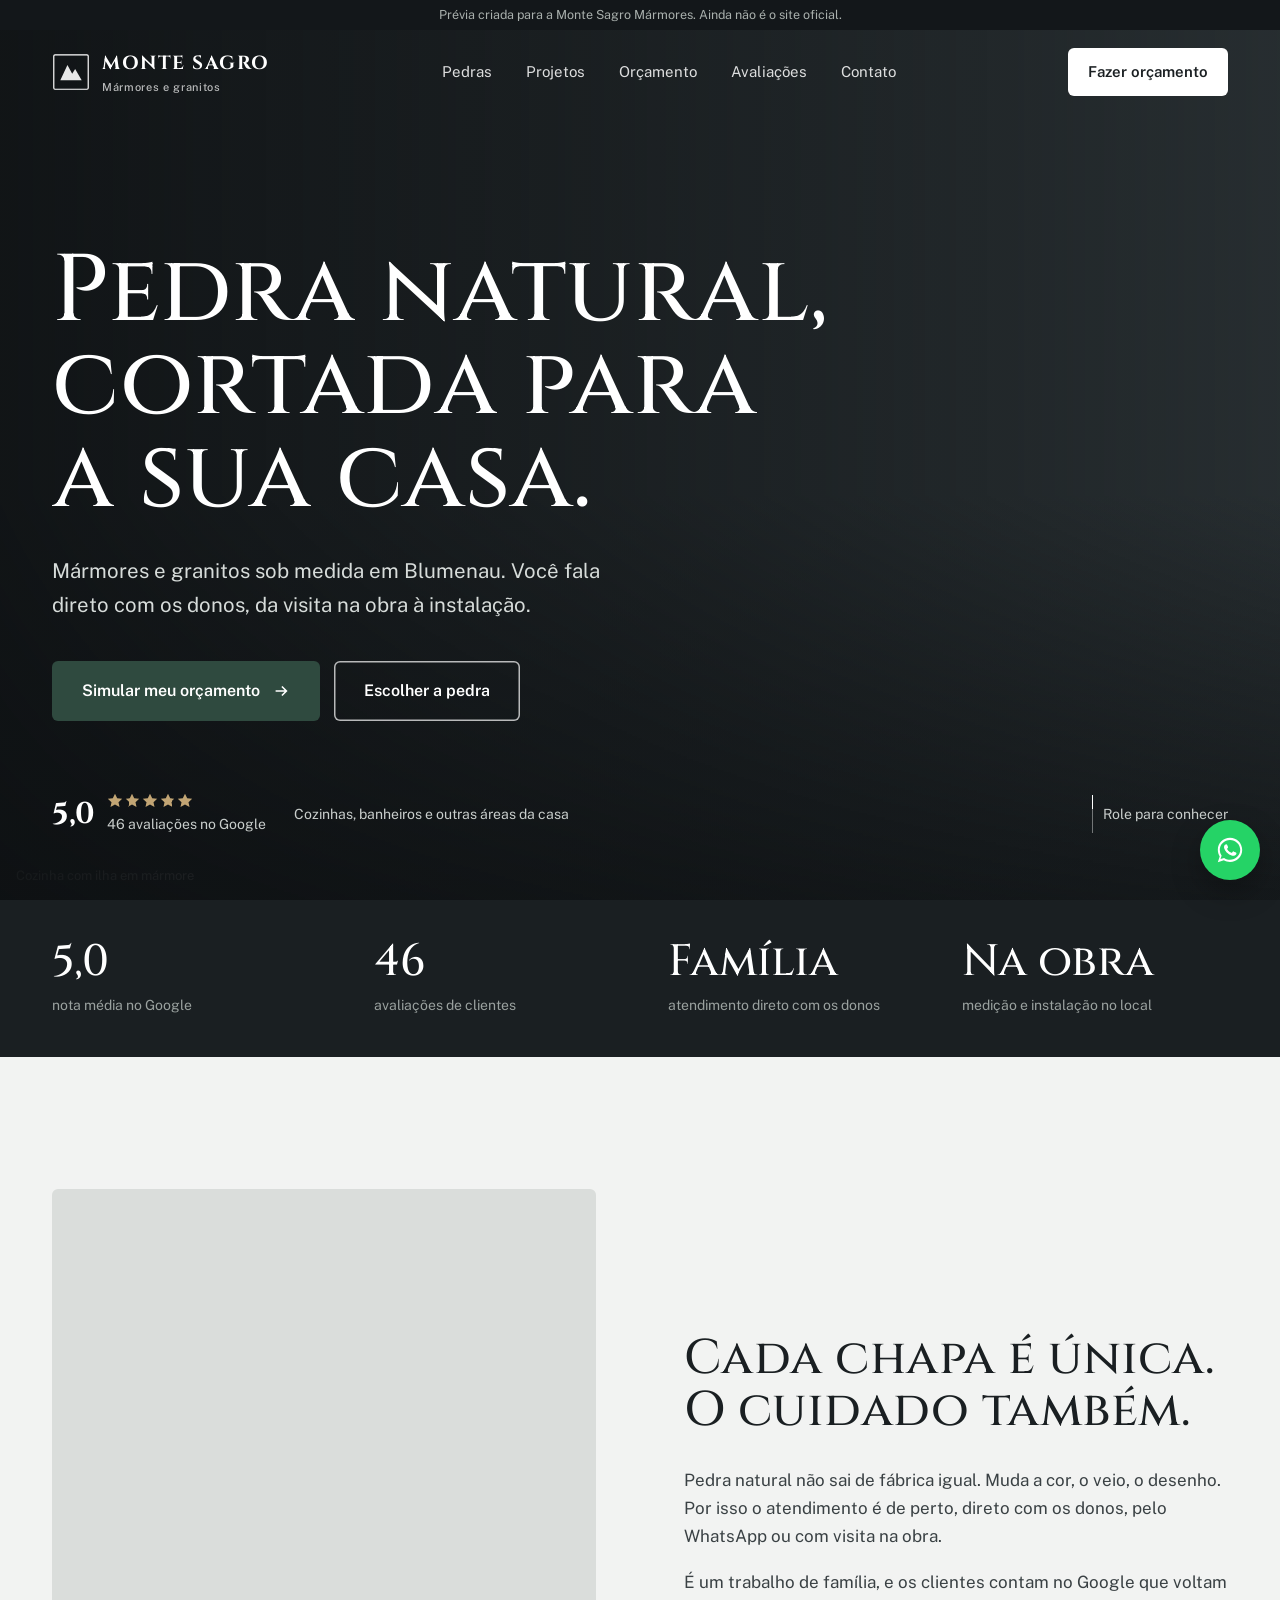
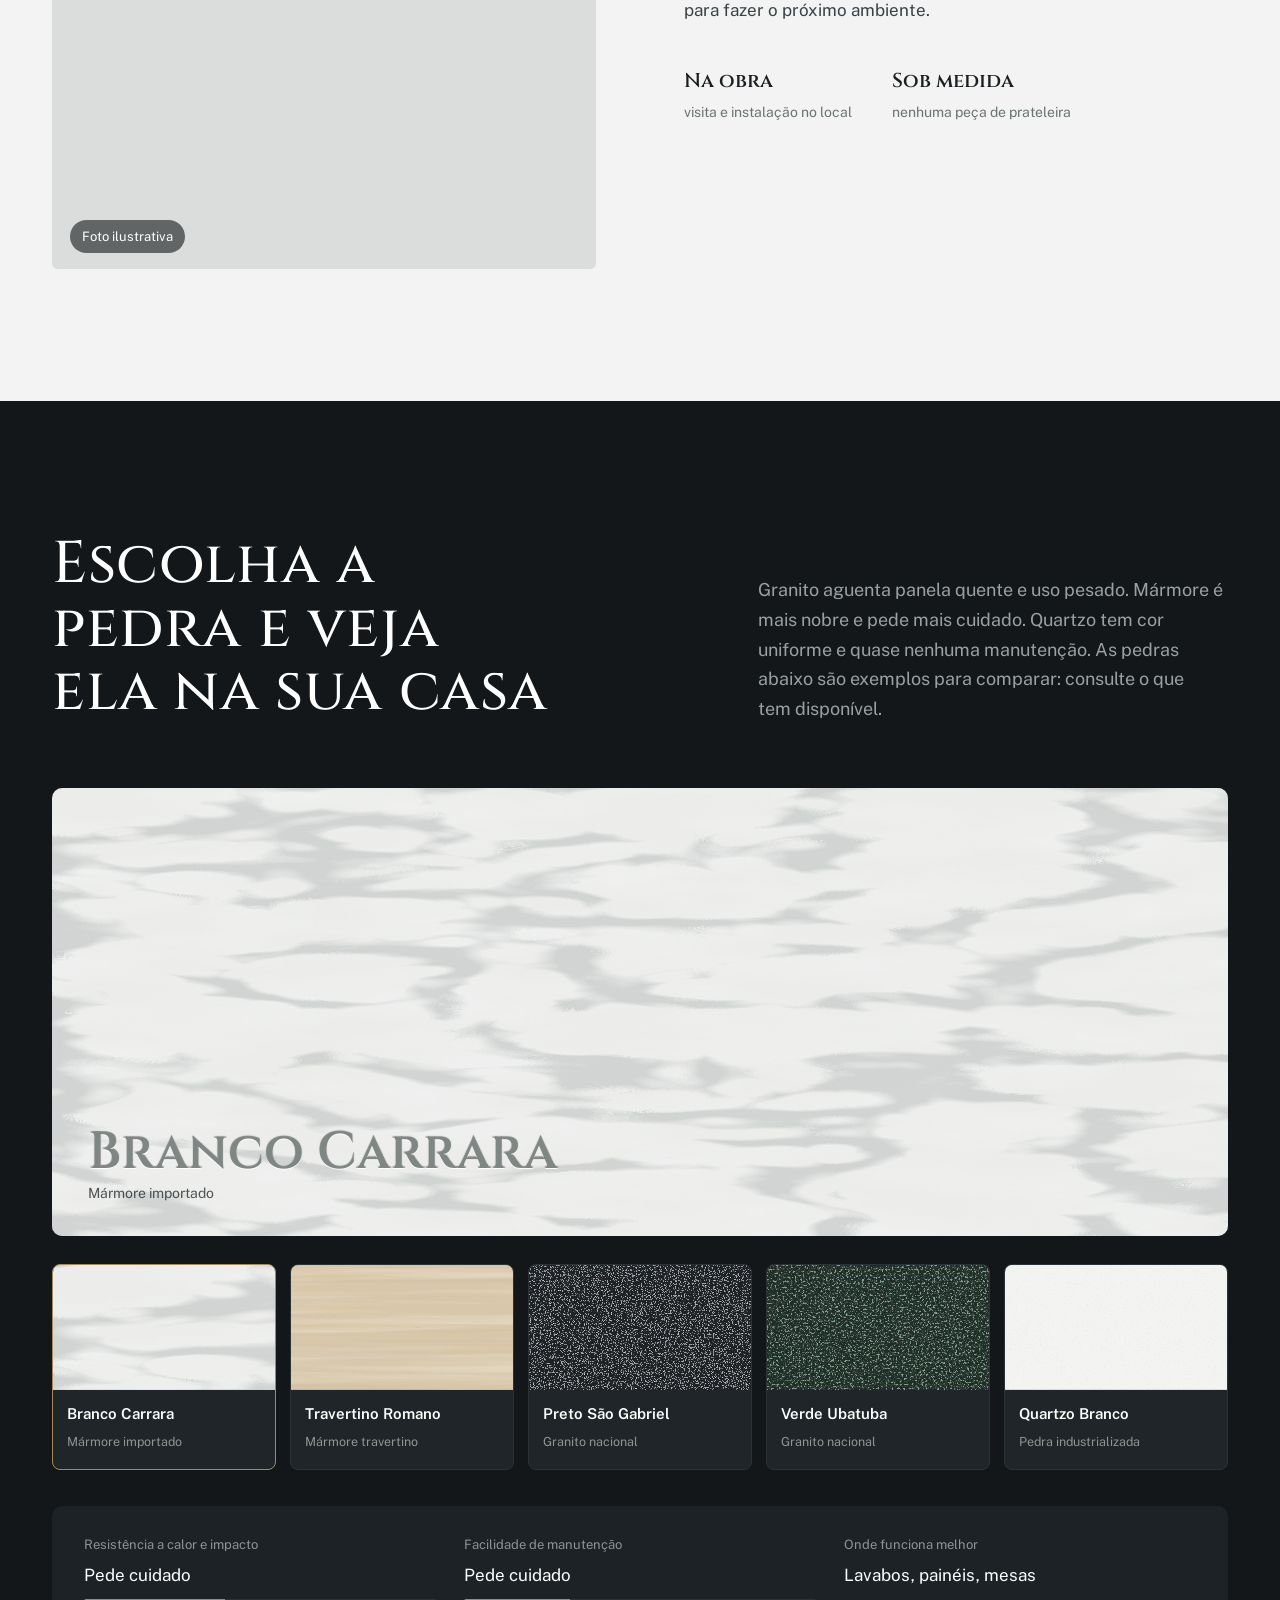
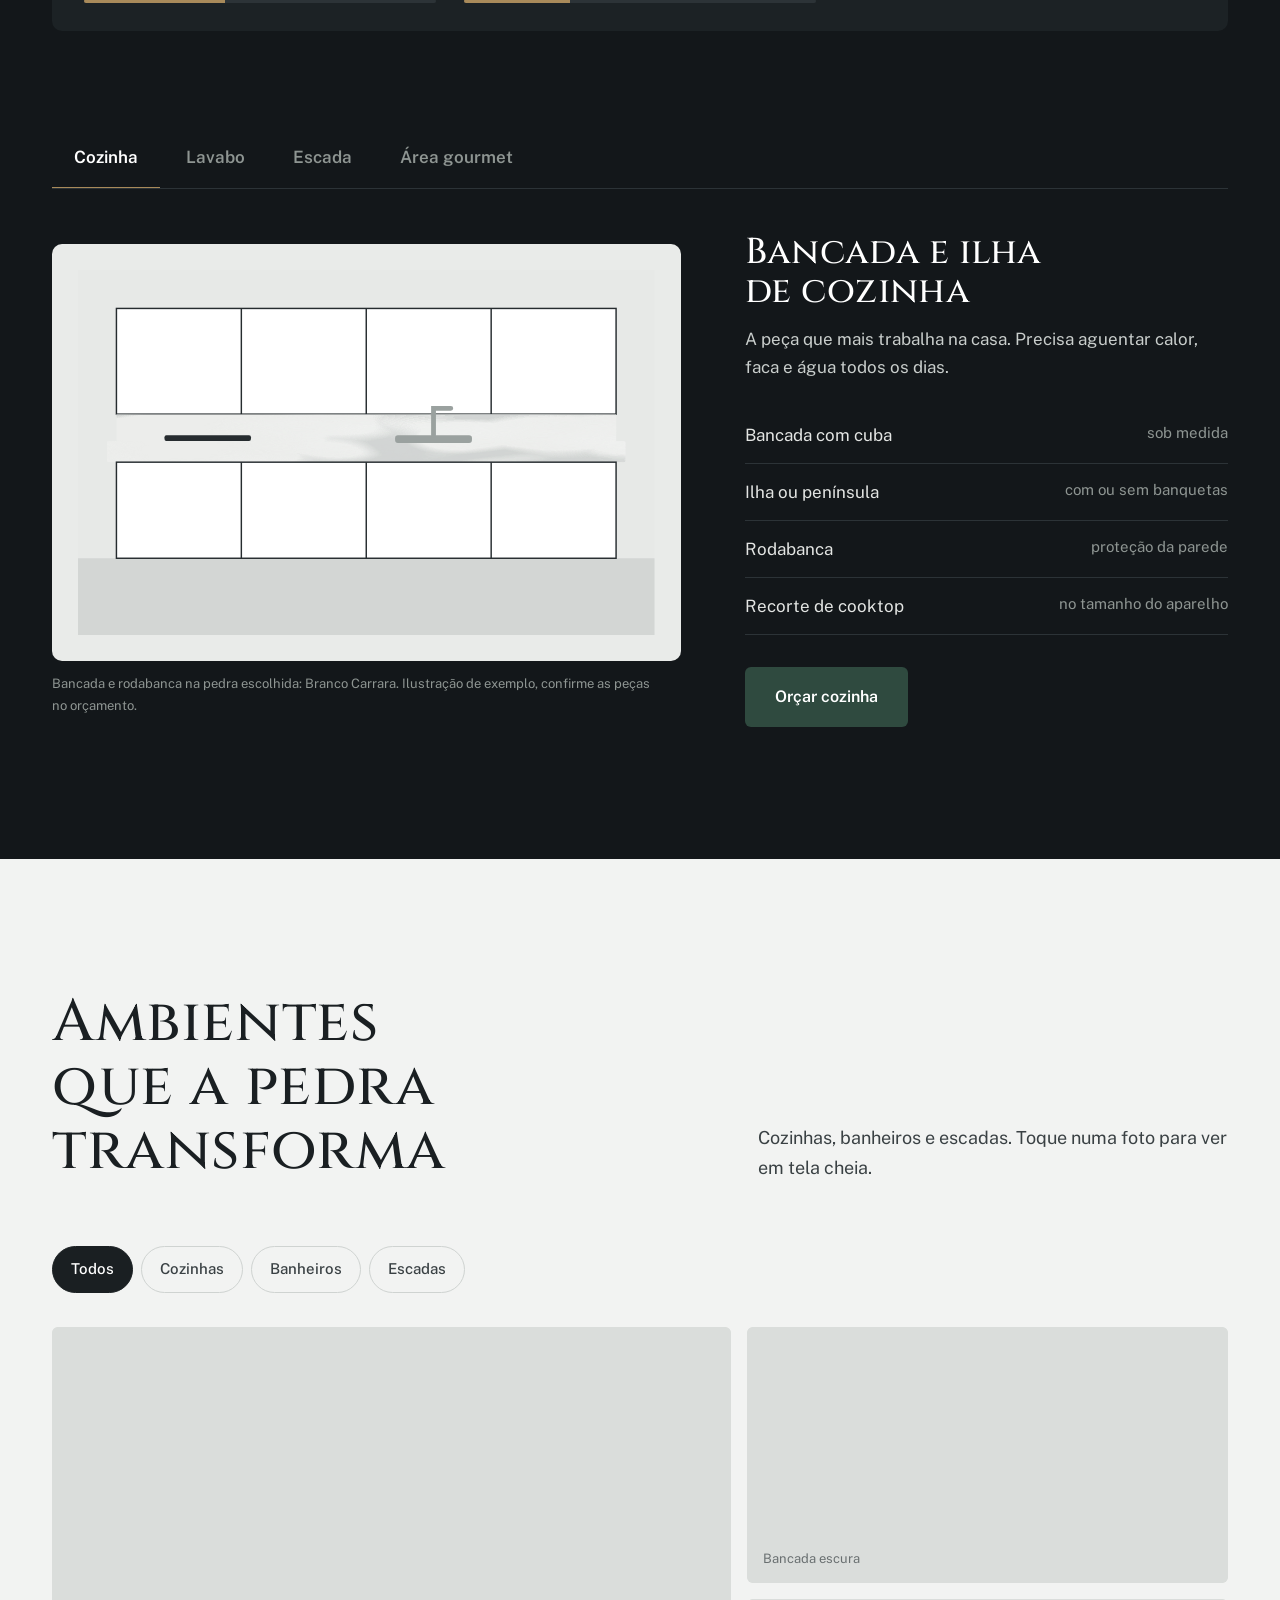
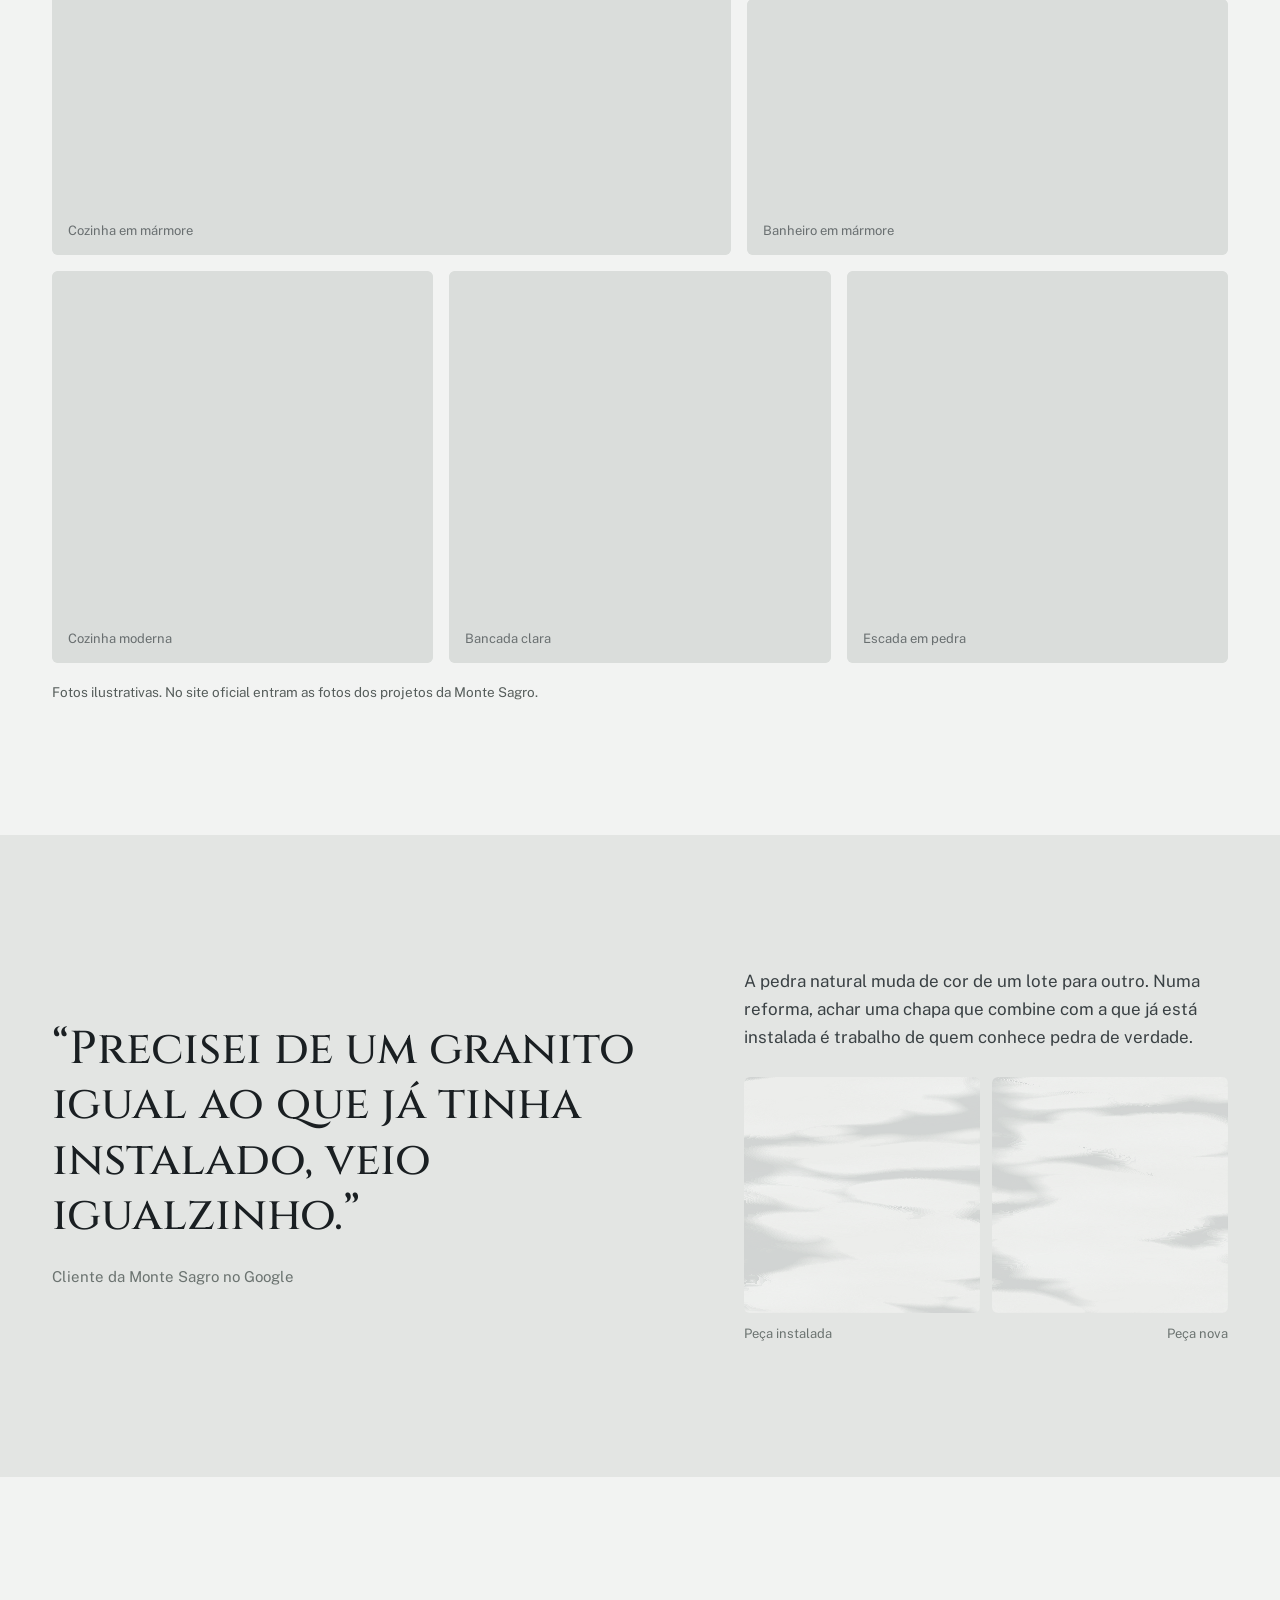
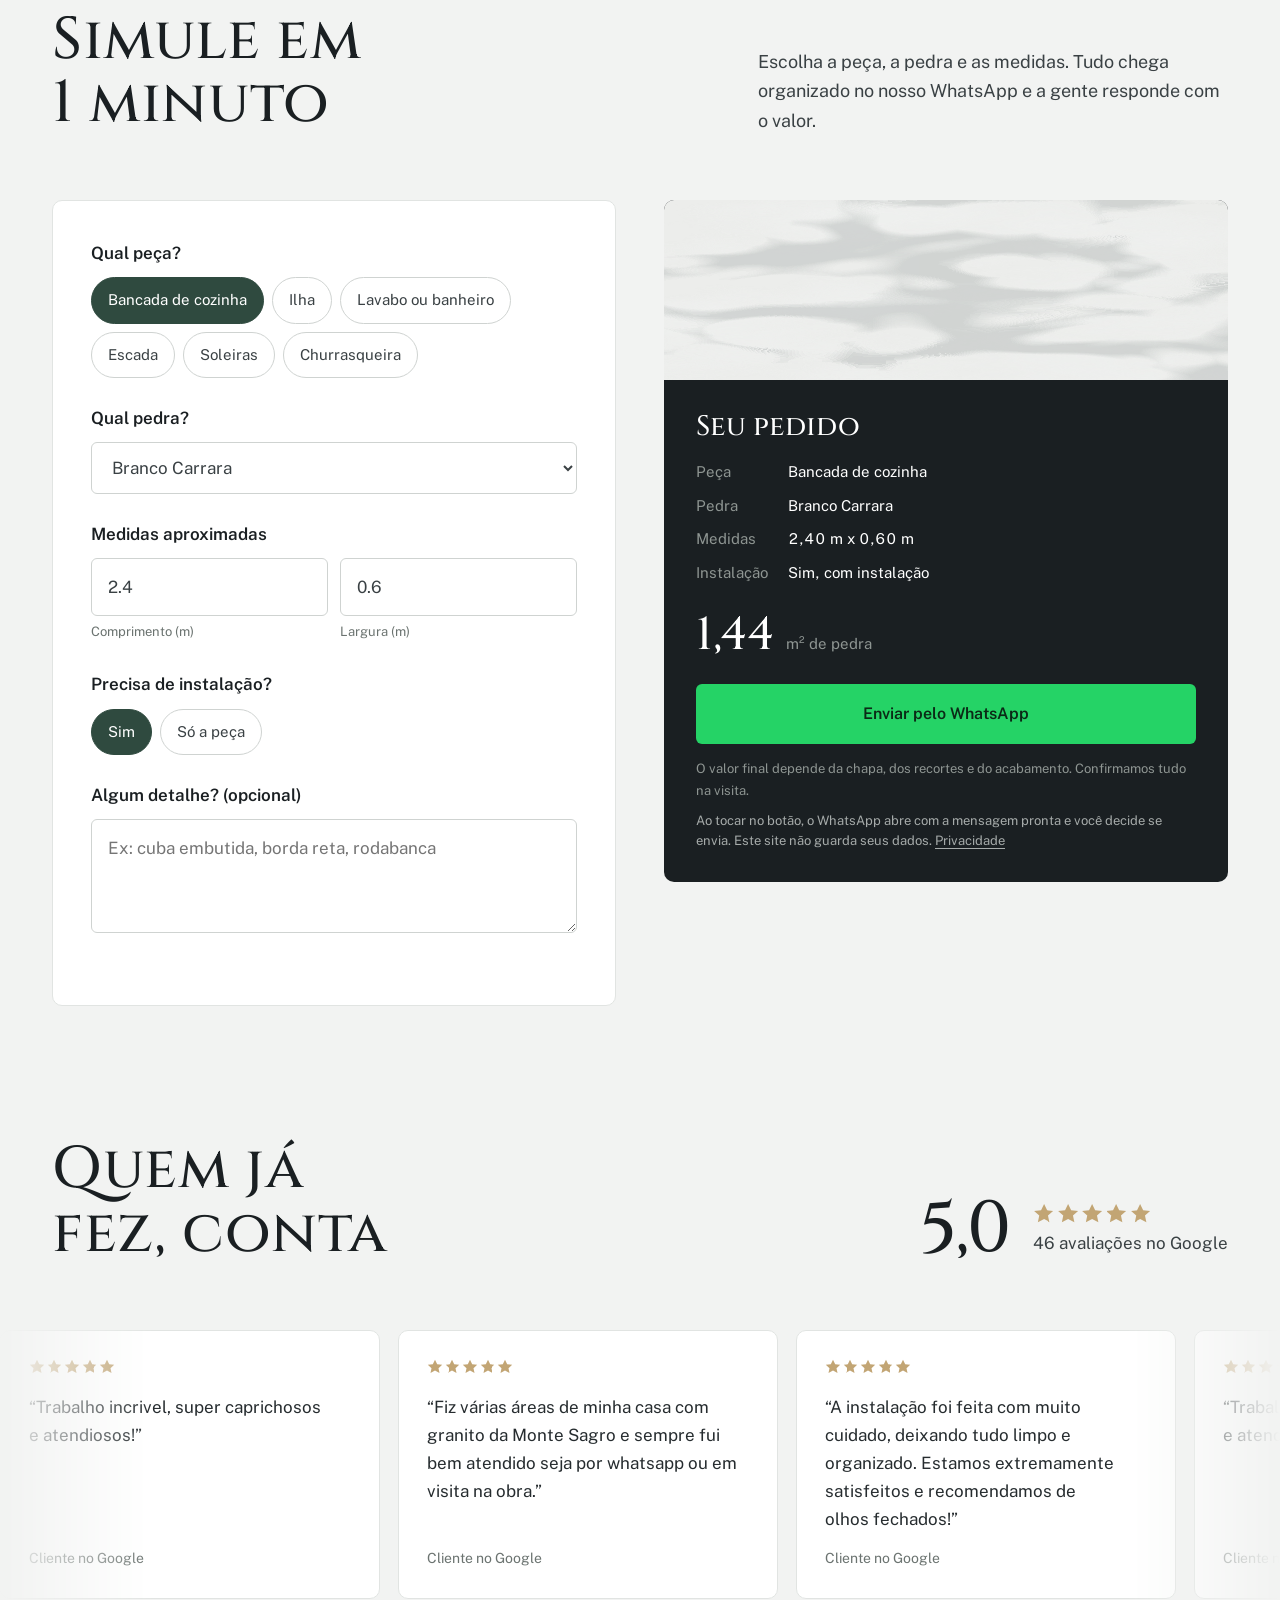
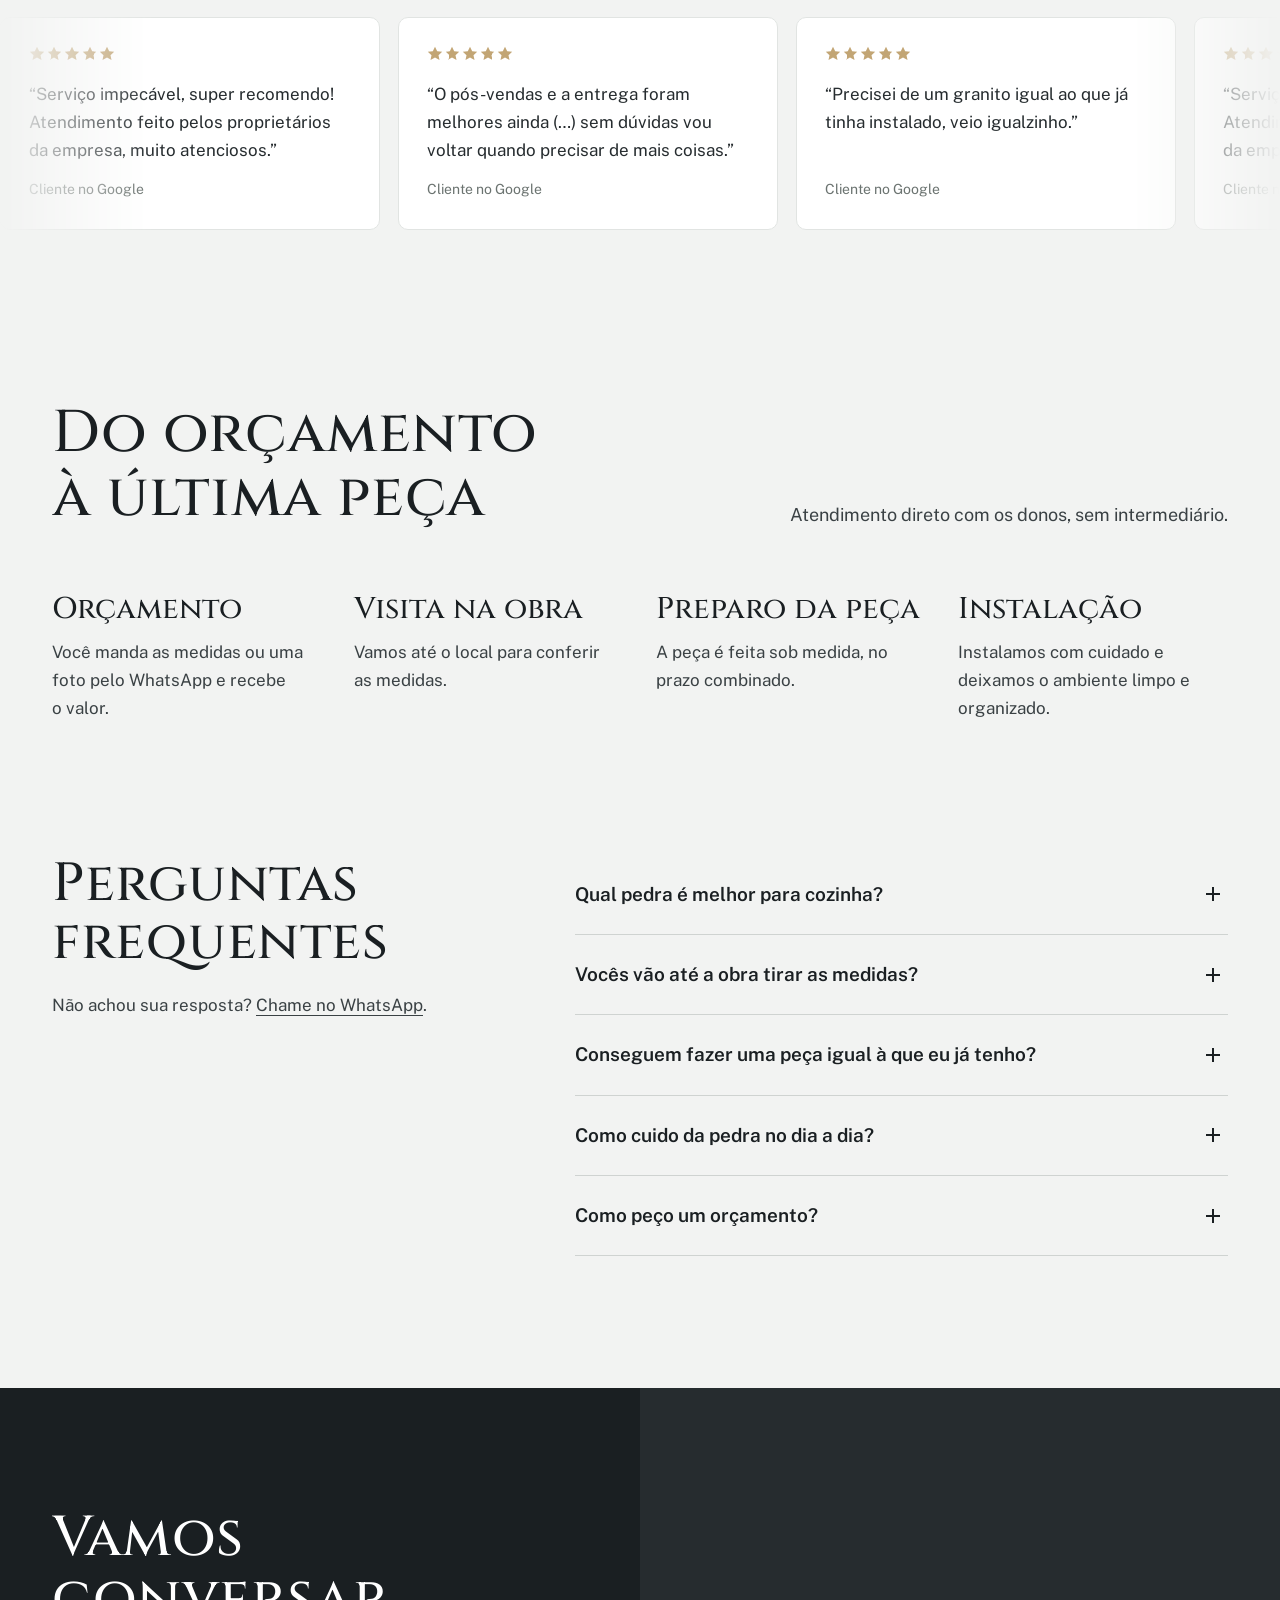
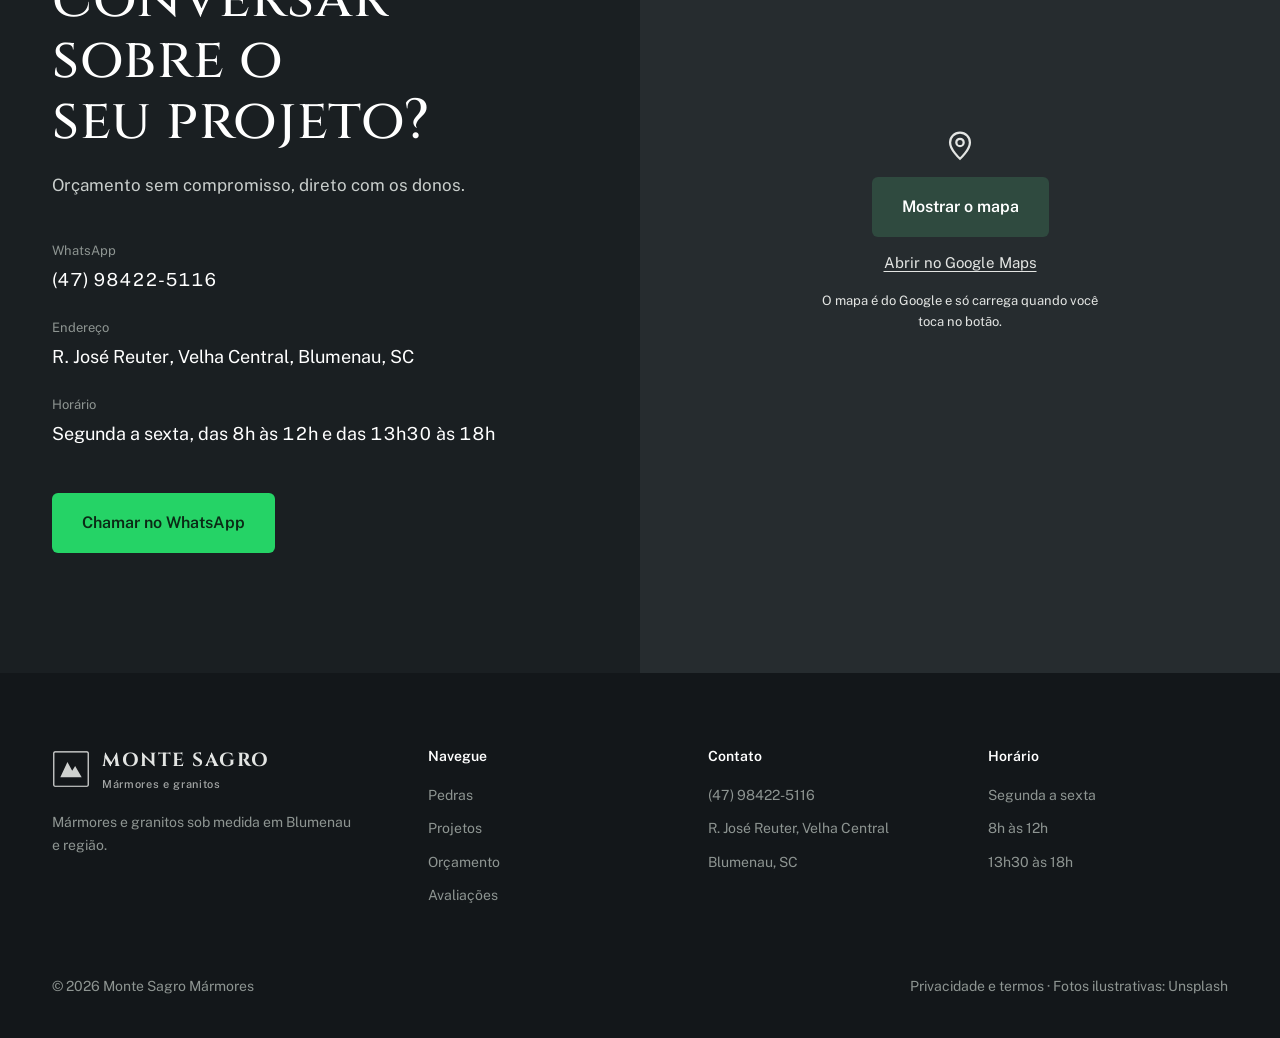
<file: monte-sagro-marmores/index.html>
<!DOCTYPE html>
<html lang="pt-BR">
<head>
<meta charset="utf-8">
<meta name="viewport" content="width=device-width,initial-scale=1,viewport-fit=cover">
<meta name="robots" content="noindex, nofollow">
<title>Monte Sagro Mármores | Mármores e granitos sob medida em Blumenau</title>
<meta name="description" content="Mármores e granitos sob medida em Blumenau e região. Visita na obra, instalação e atendimento direto com os donos. 5,0 no Google.">
<meta name="theme-color" content="#1A1F22">
<link rel="icon" href="favicon.svg" type="image/svg+xml">
<meta property="og:type" content="website">
<meta property="og:locale" content="pt_BR">
<meta property="og:title" content="Monte Sagro Mármores, Blumenau">
<meta property="og:description" content="Mármores e granitos sob medida, direto com os donos.">
<meta property="og:image" content="https://images.unsplash.com/photo-1682888813795-192fca4a10d9?auto=format&fit=crop&w=1200&h=630&q=80">
<link rel="preload" href="assets/fonts/cinzel-latin-600-normal.woff2" as="font" type="font/woff2" crossorigin>
<link rel="preload" href="assets/fonts/public-sans-latin-wght-normal.woff2" as="font" type="font/woff2" crossorigin>
<link rel="preconnect" href="https://images.unsplash.com">
<link rel="stylesheet" href="assets/base.css?v=461c3ddf">
<script type="application/ld+json">
{"@context":"https://schema.org","@type":"HomeAndConstructionBusiness","name":"Monte Sagro Mármores","description":"Mármores e granitos sob medida, com visita na obra e instalação.","telephone":"+55-47-98422-5116","address":{"@type":"PostalAddress","streetAddress":"R. José Reuter","addressLocality":"Blumenau","addressRegion":"SC","addressCountry":"BR"},"areaServed":"Blumenau e região","openingHoursSpecification":[{"@type":"OpeningHoursSpecification","dayOfWeek":["Monday","Tuesday","Wednesday","Thursday","Friday"],"opens":"08:00","closes":"18:00"}]}
</script>
<style>
@font-face{font-family:Cinzel;src:url(assets/fonts/cinzel-latin-500-normal.woff2) format("woff2");font-weight:500;font-display:swap}
@font-face{font-family:Cinzel;src:url(assets/fonts/cinzel-latin-600-normal.woff2) format("woff2");font-weight:600;font-display:swap}
@font-face{font-family:Cinzel;src:url(assets/fonts/cinzel-latin-700-normal.woff2) format("woff2");font-weight:700;font-display:swap}
@font-face{font-family:"Public Sans";src:url(assets/fonts/public-sans-latin-wght-normal.woff2) format("woff2");font-weight:100 900;font-display:swap}
:root{
  --claro:#F2F3F2;--pedra:#E3E5E3;--veio:#6B7370;--grafite:#262C2F;--granito:#1A1F22;--noite:#13171A;
  --ubatuba:#2F4A3F;--ubatuba2:#3E6253;--latao:#A88A5A;--latao2:#C2A574;--texto:#3A4144;--linha:#CFD3D1;
  --foco:#A88A5A;--loader-bg:#13171A;--loader-fg:#E3E5E3;--aviso-h:30px;--fb1:#DADDDB;--fb2:#B9BFBC;
  --serif:Cinzel,"Times New Roman",serif;--sans:"Public Sans",system-ui,sans-serif;
  --raio:6px;--w:1240px;--mapa-bg:#262C2F;--mapa-fg:#E3E5E3;--sel-bg:#2F4A3F;--sel-fg:#fff;
}
body{font-family:var(--sans);font-size:17px;line-height:1.65;color:var(--texto);background:var(--claro)}
.w{max-width:var(--w);margin:0 auto;padding:0 32px}
.serif{font-family:var(--serif)}
h1,h2,h3{font-family:var(--serif);font-weight:500;color:var(--granito);line-height:1.08;letter-spacing:.01em}
.aviso-demo{background:var(--noite);color:#A9B0AD}

/* botões */
.btn{display:inline-flex;align-items:center;gap:12px;background:var(--ubatuba);color:#fff;text-decoration:none;padding:17px 30px;border-radius:var(--raio);font-weight:600;font-size:16px;transition:background-color .2s ease,color .2s ease,transform .16s var(--ease-out)}
.btn:hover{background:var(--ubatuba2)}
.btn svg{width:18px;height:18px;transition:transform .25s}
.btn:hover svg{transform:translateX(3px)}
.btn.vidro{background:transparent;box-shadow:inset 0 0 0 1.5px rgba(255,255,255,.7);color:#fff}
.btn.vidro:hover{background:#fff;color:var(--granito)}
.btn.claro{background:#fff;color:var(--granito)}
.btn.contorno{background:transparent;border:1.5px solid var(--granito);color:var(--granito)}
.btn.contorno:hover{background:var(--granito);color:#fff}
.btn.zap{background:#25D366;color:#0B2A16}.btn.zap:hover{background:#30E073}

/* topo */
.topo{color:#fff}
.topo .w{display:flex;align-items:center;justify-content:space-between;height:84px;gap:24px;transition:height .3s}
.topo.rolou{background:var(--claro);color:var(--granito)}
.topo.rolou .w{height:70px}
.marca{display:flex;align-items:center;gap:12px;text-decoration:none}
.marca svg{width:38px;height:38px}
.marca b{font-family:var(--serif);font-weight:700;font-size:19px;letter-spacing:.08em}
.marca small{display:block;font-size:11px;letter-spacing:.06em;opacity:.7;font-weight:500;margin-top:-2px}
.nav-d{display:flex;gap:34px;font-size:15px}
.nav-d a{text-decoration:none;opacity:.85;position:relative}
.nav-d a::after{content:"";position:absolute;left:0;right:0;bottom:-6px;height:1px;background:currentColor;transform:scaleX(0);transform-origin:right;transition:transform .25s var(--ease-out)}
.nav-d a:hover{opacity:1}.nav-d a:hover::after{transform:scaleX(1);transform-origin:left}
.topo .btn{padding:12px 20px;font-size:15px}
.topo:not(.rolou) .btn{background:#fff;color:var(--granito)}
.menu-mob{background:var(--noite);color:#E3E5E3}
.menu-mob a{font-family:var(--serif)}
.menu-mob .btn{margin-top:28px;align-self:flex-start;font-family:var(--sans);font-size:17px}
.menu-aberto .topo{color:#fff;background:transparent;box-shadow:none}

/* hero */
.hero{position:relative;min-height:100svh;display:flex;align-items:flex-end;color:#fff;overflow:hidden;background:var(--noite)}
.hero .foto{position:absolute;inset:0}
.hero .foto img,.hero .foto .img-fb{width:100%;height:100%;object-fit:cover}
.hero .foto .img-fb{background:#2A3134}
.hero::before{content:"";position:absolute;inset:0;z-index:1;background:linear-gradient(90deg,rgba(13,16,18,.86) 0%,rgba(13,16,18,.55) 45%,rgba(13,16,18,.1) 100%),linear-gradient(0deg,rgba(13,16,18,.7),transparent 45%)}
.hero .w{position:relative;z-index:2;width:100%;padding-top:170px;padding-bottom:64px}
.hero h1{color:#fff;font-size:clamp(48px,7.4vw,112px);line-height:.98;max-width:980px;letter-spacing:.005em}
.hero .lead{font-size:clamp(18px,1.6vw,21px);max-width:560px;margin:30px 0 38px;color:#D7DCDA}
.hero .acoes{display:flex;gap:14px;flex-wrap:wrap}
.hero-pe{display:grid;grid-template-columns:auto 1fr auto;gap:28px;align-items:center;margin-top:72px;font-size:14px;color:#C9CECC}
.nota{display:flex;align-items:center;gap:12px}
.nota b{font-family:var(--serif);font-size:30px;color:#fff;line-height:1}
.estrelas{color:var(--latao2)}
.rolar{display:flex;align-items:center;gap:10px;text-decoration:none}
.rolar i{width:1px;height:38px;background:rgba(255,255,255,.4);position:relative;overflow:hidden}
.rolar i::after{content:"";position:absolute;left:0;right:0;height:14px;background:#fff;animation:desce 2s ease-in-out infinite}
@keyframes desce{0%{top:-14px}100%{top:38px}}

/* faixa números */
.numeros{background:var(--granito);color:#E3E5E3}
.numeros .w{display:grid;grid-template-columns:repeat(4,1fr)}
.numeros .w>div{padding:40px 28px}
.numeros .w>div:first-child{border-left:0;padding-left:0}
.numeros strong{display:block;font-family:var(--serif);font-weight:500;font-size:44px;color:#fff;line-height:1}
.numeros span{display:block;margin-top:10px;font-size:14px;color:#9AA19F}

section{padding:132px 0}
.cab{display:grid;grid-template-columns:1.1fr 1fr;gap:48px;align-items:end;margin-bottom:64px}
.cab h2{font-size:clamp(36px,4.6vw,64px)}
.cab p{max-width:470px;justify-self:end;font-size:18px}

/* manifesto */
.manif{display:grid;grid-template-columns:1fr 1fr;gap:88px;align-items:center}
.manif .quadro{aspect-ratio:4/5;overflow:hidden;border-radius:var(--raio);position:relative}
.manif .quadro img,.manif .quadro .img-fb{width:100%;height:120%;object-fit:cover;margin-top:-10%}
.manif .quadro small{position:absolute;left:18px;bottom:16px;z-index:2;color:#fff;font-size:13px;background:rgba(19,23,26,.6);padding:6px 12px;border-radius:999px}
.manif h2{font-size:clamp(34px,3.8vw,54px);margin-bottom:28px}
.manif p+p{margin-top:18px}
.assin{display:flex;gap:40px;margin-top:40px}
.assin div b{display:block;font-family:var(--serif);font-size:20px;color:var(--granito);font-weight:600}
.assin div span{font-size:14px;color:var(--veio)}

/* configurador */
.config{background:var(--noite);color:#C9CECC;overflow:hidden}
.config h2,.config h3{color:#fff}
.config .cab p{color:#9AA19F}
.laje{position:relative;border-radius:10px;overflow:hidden;aspect-ratio:21/8;margin-bottom:28px}
.laje .fundo,.laje .fundo svg{position:absolute;inset:0;width:100%;height:100%}
.laje .nome{position:absolute;left:36px;bottom:30px;z-index:2}
.laje .nome b{display:block;font-family:var(--serif);font-weight:600;font-size:clamp(28px,4vw,56px);color:var(--grav,#7F8784);text-shadow:0 1px 0 var(--luz,rgba(255,255,255,.9)),0 -1px 1px var(--sombra,rgba(0,0,0,.45));line-height:1}
.laje .nome span{font-size:14px;color:var(--txt-hero,#262C2F);opacity:.8}
.chips{display:grid;grid-template-columns:repeat(5,1fr);gap:14px;margin-bottom:96px}
.chip{text-align:left;border-radius:8px;overflow:hidden;background:#1F2528;border:1px solid #2C3337;transition:border-color .2s ease,transform .2s var(--ease-out)}
@media(hover:hover) and (pointer:fine){.chip:hover{transform:translateY(-3px)}}
.chip:active{transform:scale(.97)}
.chip[aria-pressed="true"]{border-color:var(--latao)}
.chip .am{display:block;aspect-ratio:16/9}
.chip .am svg{width:100%;height:100%}
.chip .t{display:block;padding:12px 14px 14px}
.chip .t b{display:block;color:#fff;font-weight:600;font-size:15px}
.chip .t small{font-size:12.5px;color:#8E9592}
.ficha-p{display:grid;grid-template-columns:repeat(3,1fr);gap:28px;margin:-60px 0 96px;padding:28px 32px;background:#1C2225;border-radius:10px}
.ficha-p dt{font-size:13px;color:#8E9592;margin-bottom:6px}
.ficha-p dd{color:#fff}
.medidor{display:block;height:4px;background:#2C3337;border-radius:2px;margin-top:10px;overflow:hidden}
.medidor i{display:block;height:100%;width:var(--v);background:var(--latao);transition:width .6s}
.abas{display:flex;gap:4px;border-bottom:1px solid #2C3337;margin-bottom:44px;overflow-x:auto}
.abas button{padding:16px 22px;font-weight:600;color:#8E9592;border-bottom:2px solid transparent;margin-bottom:-1px;white-space:nowrap}
.abas button[aria-selected="true"]{color:#fff;border-bottom-color:var(--latao)}
.painel{display:grid;grid-template-columns:1.3fr 1fr;gap:64px;align-items:center}
.cena{background:#E9EBE9;border-radius:10px;padding:26px}
.cena svg{width:100%;height:auto}
.painel h3{font-size:36px;margin-bottom:14px}
.painel ul{list-style:none;margin:26px 0 32px}
.painel li{display:flex;justify-content:space-between;gap:16px;padding:14px 0;border-bottom:1px solid #2C3337;color:#E3E5E3}
.painel li span:last-child{color:#8E9592;font-size:15px}
.painel .leg{font-size:13px;color:#8E9592;margin-top:12px}

/* galeria */
.filtros{display:flex;gap:8px;flex-wrap:wrap;margin-bottom:34px}
.filtros button{padding:10px 18px;border-radius:999px;border:1.5px solid var(--linha);font-weight:500;font-size:15px;transition:background-color .2s ease,border-color .2s ease,color .2s ease,transform .16s var(--ease-out)}
.filtros button[aria-pressed="true"]{background:var(--granito);border-color:var(--granito);color:#fff}
.galeria{display:grid;grid-template-columns:repeat(12,1fr);grid-auto-rows:120px;gap:16px}
.galeria a{position:relative;overflow:hidden;border-radius:var(--raio);display:block;background:var(--pedra)}
.galeria a img,.galeria a .img-fb{width:100%;height:100%;object-fit:cover;transition:transform .7s var(--ease-out)}
@media(hover:hover) and (pointer:fine){.galeria a:hover img{transform:scale(1.04)}}
.galeria a span{position:absolute;left:16px;bottom:14px;z-index:2;color:#fff;font-size:14px;font-weight:500;opacity:0;transform:translateY(8px);transition:opacity .3s var(--ease-out),transform .3s var(--ease-out)}
.galeria a::after{content:"";position:absolute;inset:0;background:linear-gradient(0deg,rgba(13,16,18,.6),transparent 50%);opacity:0;transition:opacity .35s}
.galeria a:hover span,.galeria a:focus-visible span{opacity:1;transform:none}
.galeria a:hover::after{opacity:1}
.g1{grid-column:span 7;grid-row:span 4}.g2{grid-column:span 5;grid-row:span 2}.g3{grid-column:span 5;grid-row:span 2}
.g4{grid-column:span 4;grid-row:span 3}.g5{grid-column:span 4;grid-row:span 3}.g6{grid-column:span 4;grid-row:span 3}
.nota-foto{font-size:13.5px;color:#565D5B;margin-top:18px}

/* lote */
.lote-s{background:var(--pedra)}
.lote-s .w{display:grid;grid-template-columns:1.25fr 1fr;gap:88px;align-items:center}
.lote-s blockquote{font-family:var(--serif);font-size:clamp(30px,3.6vw,50px);line-height:1.2;color:var(--granito)}
.lote-s cite{display:block;font-style:normal;margin-top:22px;color:var(--veio);font-size:15px}
.lote{display:grid;grid-template-columns:1fr 1fr;gap:12px;margin-top:26px}
.lote div{aspect-ratio:1;border-radius:6px;overflow:hidden}
.lote svg{width:100%;height:100%}
.lote-leg{display:flex;justify-content:space-between;font-size:13px;color:var(--veio);margin-top:10px}

/* simulador */
.sim{display:grid;grid-template-columns:1fr 1fr;gap:48px;align-items:start}
.form{background:#fff;border:1px solid #E1E4E2;border-radius:10px;padding:38px}
.campo{margin-bottom:26px}
.campo>label,.campo legend{display:block;font-weight:600;color:var(--granito);margin-bottom:10px}
fieldset{border:0}
.op{display:flex;flex-wrap:wrap;gap:8px}
.op input{position:absolute;opacity:0;pointer-events:none}
.op label{padding:10px 16px;border:1.5px solid var(--linha);border-radius:999px;cursor:pointer;font-size:15px;transition:background-color .2s ease,border-color .2s ease,color .2s ease}
.op label:hover{border-color:var(--granito)}
.op input:checked+label{background:var(--ubatuba);border-color:var(--ubatuba);color:#fff}
.op input:focus-visible+label{outline:3px solid var(--latao);outline-offset:2px}
.med{display:grid;grid-template-columns:1fr 1fr;gap:12px}
.med input,.campo select,.campo textarea{width:100%;padding:14px 16px;border:1.5px solid var(--linha);border-radius:6px;background:#fff}
.med small{font-size:13px;color:var(--veio)}
.resumo{position:sticky;top:100px;background:var(--granito);color:#C9CECC;border-radius:10px;overflow:hidden}
.resumo .am{height:180px}.resumo .am svg{width:100%;height:100%}
.resumo .c{padding:32px}
.resumo h3{color:#fff;font-size:28px;margin-bottom:18px}
.resumo dl{display:grid;grid-template-columns:auto 1fr;gap:9px 20px;font-size:15px;margin-bottom:26px}
.resumo dt{color:#8E9592}.resumo dd{color:#fff}
.resumo .area{font-family:var(--serif);font-size:46px;color:#fff;line-height:1;margin-bottom:26px}
.resumo .area small{font-family:var(--sans);font-size:15px;color:#8E9592}
.resumo .btn{width:100%;justify-content:center}
.resumo .obs{font-size:13px;color:#8E9592;margin-top:14px}

/* avaliações */
.aval{background:var(--claro);overflow:hidden}
.g-sel{display:flex;align-items:center;gap:22px;margin-bottom:44px}
.g-sel b{font-family:var(--serif);font-size:72px;color:var(--granito);line-height:1;font-weight:500}
.marq-t figure{width:380px;flex:none;background:#fff;border:1px solid #E1E4E2;border-radius:10px;padding:28px;display:flex;flex-direction:column;gap:14px}
.marq-t blockquote{color:var(--grafite)}
.marq-t figcaption{margin-top:auto;font-size:14px;color:var(--veio);display:flex;align-items:center;gap:8px}
.marq{display:grid;gap:18px}

/* processo */
.passos{list-style:none;display:grid;grid-template-columns:repeat(4,1fr);gap:32px;counter-reset:p}
.passos li{max-width:290px}
.passos strong{display:block;font-family:var(--serif);font-weight:500;font-size:30px;color:var(--granito);margin-bottom:12px;line-height:1.1}

/* faq */
.faq{display:grid;grid-template-columns:1fr 1.5fr;gap:88px}
.faq h2{font-size:clamp(36px,4.2vw,56px)}
details.p summary{font-weight:600;font-size:19px;color:var(--granito)}
details.p .r{color:#545C5F}

/* contato */
.contato{background:var(--granito);color:#C9CECC;padding:0}
.contato .w{display:grid;grid-template-columns:1fr 1fr;gap:0;padding:0;max-width:none}
.contato .txt{padding:120px max(32px,calc((100vw - var(--w))/2 + 32px)) 120px max(32px,calc((100vw - var(--w))/2 + 32px));padding-right:72px}
.contato h2{color:#fff;font-size:clamp(38px,4.4vw,60px);margin-bottom:20px}
.contato dl{margin:40px 0 44px;display:grid;gap:22px}
.contato dt{font-size:13px;color:#8E9592;margin-bottom:4px}
.contato dd{color:#fff;font-size:18px}
.contato dd a{text-decoration:none}
.contato iframe{width:100%;height:100%;min-height:560px;border:0;filter:grayscale(1) contrast(1.05)}
footer{background:var(--noite);color:#8E9592;padding:72px 0 40px;font-size:14px}
footer .top{display:grid;grid-template-columns:1.4fr 1fr 1fr 1fr;gap:40px;padding-bottom:40px}
footer .fh{font-weight:600;color:#fff;font-size:14px;margin-bottom:16px}
footer ul{list-style:none;display:grid;gap:10px}
footer a{text-decoration:none}footer a:hover{color:#fff}
footer .marca{color:#E3E5E3;margin-bottom:18px}
footer .base{display:flex;justify-content:space-between;gap:20px;padding-top:28px;flex-wrap:wrap}


@media(max-width:1060px){
  .cab,.manif,.painel,.lote-s .w,.sim,.faq,.contato .w{grid-template-columns:1fr}
  .cab p{justify-self:start}
  .numeros .w{grid-template-columns:1fr 1fr}.numeros .w>div:nth-child(3){padding-left:0}
  .chips{grid-template-columns:repeat(3,1fr)}
  .ficha-p{grid-template-columns:1fr}
  .passos{grid-template-columns:1fr 1fr}
  .resumo{position:static}
  .contato .txt{padding:88px 32px}
  footer .top{grid-template-columns:1fr 1fr}
  .galeria{grid-auto-rows:90px}
  .manif{gap:48px}
}
@media(max-width:680px){
  body{font-size:16px}.w{padding:0 22px}
  section{padding:88px 0}
  .hero-pe{grid-template-columns:1fr;gap:16px}.rolar{display:none}
  .chips{grid-template-columns:1fr 1fr}
  .laje{aspect-ratio:4/3}
  .galeria{grid-template-columns:1fr 1fr;grid-auto-rows:150px}
  .galeria a{grid-column:span 1!important;grid-row:span 1!important}
  .galeria a:first-child{grid-column:span 2!important;grid-row:span 2!important}
  .passos{grid-template-columns:1fr}
  .form,.resumo .c{padding:26px}
  .marq-t figure{width:300px}
  footer .top{grid-template-columns:1fr}
  .numeros strong{font-size:34px}.numeros .w>div{padding:28px 14px;min-width:0}
  .hero h1{font-size:clamp(36px,10.6vw,44px)}
  .ficha-p{padding:24px 22px}
}
</style>
</head>
<body>
<a class="pular" href="#conteudo">Pular para o conteúdo</a>
<div class="aviso-demo">Prévia criada para a Monte Sagro Mármores. Ainda não é o site oficial.</div>

<div id="loader" aria-hidden="true">
  <div class="marca-load">
    <svg viewBox="0 0 64 64" width="64" height="64"><rect x="4" y="4" width="56" height="56" rx="2" fill="none" stroke="#A88A5A" stroke-width="1.5"/><text x="32" y="41" text-anchor="middle" font-family="Cinzel,serif" font-size="22" font-weight="600" fill="#E3E5E3">MS</text></svg>
    <div class="barra-load"></div>
  </div>
</div>

<header class="topo">
  <div class="w">
    <a class="marca" href="#topo">
      <svg viewBox="0 0 64 64" aria-hidden="true"><rect x="3" y="3" width="58" height="58" rx="2" fill="none" stroke="currentColor" stroke-width="2"/><path d="M14 46 26 20l8 15 5-8 11 19z" fill="currentColor" opacity=".9"/></svg>
      <span><b>MONTE SAGRO</b><small>Mármores e granitos</small></span>
    </a>
    <nav class="nav-d" aria-label="Principal">
      <a href="#pedras">Pedras</a><a href="#projetos">Projetos</a><a href="#orcamento">Orçamento</a><a href="#avaliacoes">Avaliações</a><a href="#contato">Contato</a>
    </nav>
    <a class="btn nav-d" href="#orcamento">Fazer orçamento</a>
    <button class="btn-menu" aria-label="Abrir menu" aria-expanded="false"><span></span><span></span><span></span></button>
  </div>
</header>
<nav class="menu-mob" aria-label="Menu">
  <a href="#pedras">Pedras</a><a href="#projetos">Projetos</a><a href="#orcamento">Orçamento</a><a href="#avaliacoes">Avaliações</a><a href="#contato">Contato</a>
  <a class="btn zap" href="https://wa.me/5547984225116" target="_blank" rel="noopener">Chamar no WhatsApp</a>
</nav>

<main id="conteudo">
<section class="hero" id="topo" data-hero style="padding:0">
  <div class="foto"><img data-hero-img data-fb="Cozinha com ilha em mármore" fetchpriority="high" alt="Cozinha com ilha e bancadas em mármore branco" src="https://images.unsplash.com/photo-1682888813795-192fca4a10d9?auto=format&fit=crop&w=2000&q=80" srcset="https://images.unsplash.com/photo-1682888813795-192fca4a10d9?auto=format&fit=crop&w=900&q=75 900w,https://images.unsplash.com/photo-1682888813795-192fca4a10d9?auto=format&fit=crop&w=1600&q=80 1600w,https://images.unsplash.com/photo-1682888813795-192fca4a10d9?auto=format&fit=crop&w=2400&q=80 2400w" sizes="100vw"></div>
  <div class="w">
    <h1 data-split>Pedra natural, cortada para a sua casa.</h1>
    <p class="lead" data-hero-fade>Mármores e granitos sob medida em Blumenau. Você fala direto com os donos, da visita na obra à instalação.</p>
    <div class="acoes" data-hero-fade>
      <a class="btn" href="#orcamento">Simular meu orçamento <svg viewBox="0 0 20 20" fill="none" stroke="currentColor" stroke-width="1.8"><path d="M4 10h12M11 5l5 5-5 5"/></svg></a>
      <a class="btn vidro" href="#pedras">Escolher a pedra</a>
    </div>
    <div class="hero-pe" data-hero-fade>
      <div class="nota"><b>5,0</b><div><span class="estrelas" role="img" aria-label="5 de 5 estrelas"></span>46 avaliações no Google</div></div>
      <span>Cozinhas, banheiros e outras áreas da casa</span>
      <a class="rolar" href="#sobre"><i></i>Role para conhecer</a>
    </div>
  </div>
</section>

<div class="numeros">
  <div class="w">
    <div><strong data-count="5.0">5,0</strong><span>nota média no Google</span></div>
    <div><strong data-count="46">46</strong><span>avaliações de clientes</span></div>
    <div><strong>Família</strong><span>atendimento direto com os donos</span></div>
    <div><strong>Na obra</strong><span>medição e instalação no local</span></div>
  </div>
</div>


<section id="sobre">
  <div class="w manif">
    <div class="quadro" data-reveal>
      <img data-parallax="8" data-fb="Bancada em mármore escuro" loading="lazy" alt="Bancada de mármore escuro com banquetas" src="https://images.unsplash.com/photo-1720694054419-d433d311b0b2?auto=format&fit=crop&w=1200&q=80">
      <small>Foto ilustrativa</small>
    </div>
    <div>
      <h2 data-split>Cada chapa é única. O cuidado também.</h2>
      <p data-reveal>Pedra natural não sai de fábrica igual. Muda a cor, o veio, o desenho. Por isso o atendimento é de perto, direto com os donos, pelo WhatsApp ou com visita na obra.</p>
      <p data-reveal>É um trabalho de família, e os clientes contam no Google que voltam para fazer o próximo ambiente.</p>
      <div class="assin" data-reveal>
        <div><b>Na obra</b><span>visita e instalação no local</span></div>
        <div><b>Sob medida</b><span>nenhuma peça de prateleira</span></div>
      </div>
    </div>
  </div>
</section>

<section class="config" id="pedras">
  <div class="w">
    <div class="cab">
      <div><h2 data-split>Escolha a pedra e veja ela na sua casa</h2></div>
      <p data-reveal>Granito aguenta panela quente e uso pesado. Mármore é mais nobre e pede mais cuidado. Quartzo tem cor uniforme e quase nenhuma manutenção. As pedras abaixo são exemplos para comparar: consulte o que tem disponível.</p>
    </div>
    <div class="laje" data-reveal><div class="fundo" id="fundoLaje" aria-hidden="true"></div><div class="nome"><b id="nomeLaje">Branco Carrara</b><span id="tipoLaje">Mármore importado</span></div></div>
    <div class="chips" id="chips" role="group" aria-label="Escolher pedra"></div>
    <dl class="ficha-p" data-reveal>
      <div><dt>Resistência a calor e impacto</dt><dd><span id="fRes"></span><span class="medidor"><i id="mRes"></i></span></dd></div>
      <div><dt>Facilidade de manutenção</dt><dd><span id="fMan"></span><span class="medidor"><i id="mMan"></i></span></dd></div>
      <div><dt>Onde funciona melhor</dt><dd id="fUso"></dd></div>
    </dl>
    <div class="abas" role="tablist" id="abas" aria-label="Ambientes"></div>
    <div class="painel">
      <div><div class="cena" id="cena"></div><p class="leg" id="legenda"></p></div>
      <div id="textoAmb"></div>
    </div>
  </div>
</section>

<section id="projetos">
  <div class="w">
    <div class="cab">
      <div><h2 data-split>Ambientes que a pedra transforma</h2></div>
      <p data-reveal>Cozinhas, banheiros e escadas. Toque numa foto para ver em tela cheia.</p>
    </div>
    <div class="filtros" data-filtros="#galeria" role="group" aria-label="Filtrar projetos">
      <button data-f="todos" aria-pressed="true">Todos</button><button data-f="cozinha" aria-pressed="false">Cozinhas</button><button data-f="banho" aria-pressed="false">Banheiros</button><button data-f="escada" aria-pressed="false">Escadas</button>
    </div>
    <div class="galeria" id="galeria">
      <a class="g1" href="#" data-lb="proj" data-cat="cozinha" data-legenda="Ilha e bancadas em mármore" data-full="https://images.unsplash.com/photo-1682888813795-192fca4a10d9?auto=format&fit=crop&w=2000&q=85"><img loading="lazy" data-fb="Cozinha em mármore" alt="Ilha de cozinha em mármore branco" src="https://images.unsplash.com/photo-1682888813795-192fca4a10d9?auto=format&fit=crop&w=1100&q=75"><span>Ilha e bancadas em mármore</span></a>
      <a class="g2" href="#" data-lb="proj" data-cat="cozinha" data-legenda="Bancada em pedra escura" data-full="https://images.unsplash.com/photo-1720694054419-d433d311b0b2?auto=format&fit=crop&w=2000&q=85"><img loading="lazy" data-fb="Bancada escura" alt="Balcão em mármore escuro com banquetas" src="https://images.unsplash.com/photo-1720694054419-d433d311b0b2?auto=format&fit=crop&w=900&q=75"><span>Balcão em pedra escura</span></a>
      <a class="g3" href="#" data-lb="proj" data-cat="banho" data-legenda="Banheiro com revestimento em mármore" data-full="https://images.unsplash.com/photo-1682888818704-6dc91e9d7532?auto=format&fit=crop&w=2000&q=85"><img loading="lazy" data-fb="Banheiro em mármore" alt="Banheiro com box revestido em mármore e armários verdes" src="https://images.unsplash.com/photo-1682888818704-6dc91e9d7532?auto=format&fit=crop&w=900&q=75"><span>Banheiro em mármore</span></a>
      <a class="g4" href="#" data-lb="proj" data-cat="cozinha" data-legenda="Cozinha com bancada em mármore" data-full="https://images.unsplash.com/photo-1633119713175-c53c29479984?auto=format&fit=crop&w=2000&q=85"><img loading="lazy" data-fb="Cozinha moderna" alt="Cozinha moderna com bancadas em mármore" src="https://images.unsplash.com/photo-1633119713175-c53c29479984?auto=format&fit=crop&w=800&q=75"><span>Cozinha com bancada em mármore</span></a>
      <a class="g5" href="#" data-lb="proj" data-cat="cozinha" data-legenda="Bancada clara com prateleiras" data-full="https://images.unsplash.com/photo-1689268115063-847c409cbf19?auto=format&fit=crop&w=2000&q=85"><img loading="lazy" data-fb="Bancada clara" alt="Bancada clara de mármore com prateleiras de madeira" src="https://images.unsplash.com/photo-1689268115063-847c409cbf19?auto=format&fit=crop&w=800&q=75"><span>Bancada clara</span></a>
      <a class="g6" href="#" data-lb="proj" data-cat="escada" data-legenda="Escada em pedra" data-full="https://images.unsplash.com/photo-1513340249451-1cee921dd41a?auto=format&fit=crop&w=2000&q=85"><img loading="lazy" data-fb="Escada em pedra" alt="Escadaria em pedra" src="https://images.unsplash.com/photo-1513340249451-1cee921dd41a?auto=format&fit=crop&w=800&q=75"><span>Escada em pedra</span></a>
    </div>
    <p class="nota-foto">Fotos ilustrativas. No site oficial entram as fotos dos projetos da Monte Sagro.</p>
  </div>
</section>

<section class="lote-s">
  <div class="w">
    <div>
      <h2 class="sr">O que os clientes mais elogiam</h2>
      <blockquote data-reveal>“Precisei de um granito igual ao que já tinha instalado, veio igualzinho.”</blockquote>
      <cite data-reveal>Cliente da Monte Sagro no Google</cite>
    </div>
    <div data-reveal>
      <p>A pedra natural muda de cor de um lote para outro. Numa reforma, achar uma chapa que combine com a que já está instalada é trabalho de quem conhece pedra de verdade.</p>
      <div class="lote"><div id="loteA"></div><div id="loteB"></div></div>
      <div class="lote-leg"><span>Peça instalada</span><span>Peça nova</span></div>
    </div>
  </div>
</section>

<section id="orcamento">
  <div class="w">
    <div class="cab">
      <div><h2 data-split>Simule em 1 minuto</h2></div>
      <p data-reveal>Escolha a peça, a pedra e as medidas. Tudo chega organizado no nosso WhatsApp e a gente responde com o valor.</p>
    </div>
    <div class="sim">
      <form class="form" id="form" onsubmit="return false" data-reveal>
        <fieldset class="campo"><legend>Qual peça?</legend><div class="op" id="opPeca"></div></fieldset>
        <div class="campo"><label for="selPedra">Qual pedra?</label><select id="selPedra"></select></div>
        <div class="campo"><label>Medidas aproximadas</label>
          <div class="med">
            <div><input id="comp" type="number" min="0.2" step="0.05" value="2.4" inputmode="decimal" aria-label="Comprimento em metros"><small>Comprimento (m)</small></div>
            <div><input id="larg" type="number" min="0.2" step="0.05" value="0.6" inputmode="decimal" aria-label="Largura em metros"><small>Largura (m)</small></div>
          </div>
        </div>
        <fieldset class="campo"><legend>Precisa de instalação?</legend>
          <div class="op"><input type="radio" name="inst" id="i1" value="Sim, com instalação" checked><label for="i1">Sim</label><input type="radio" name="inst" id="i2" value="Só a peça, sem instalação"><label for="i2">Só a peça</label></div>
        </fieldset>
        <div class="campo"><label for="obs">Algum detalhe? (opcional)</label><textarea id="obs" rows="3" placeholder="Ex: cuba embutida, borda reta, rodabanca"></textarea></div>
      </form>
      <aside class="resumo" data-reveal aria-live="polite">
        <div class="am" id="fichaAm"></div>
        <div class="c">
          <h3>Seu pedido</h3>
          <dl><dt>Peça</dt><dd id="rPeca"></dd><dt>Pedra</dt><dd id="rPedra"></dd><dt>Medidas</dt><dd id="rMed"></dd><dt>Instalação</dt><dd id="rInst"></dd></dl>
          <div class="area" id="rArea"></div>
          <a class="btn zap" id="enviar" target="_blank" rel="noopener" href="#">Enviar pelo WhatsApp</a>
          <p class="obs">O valor final depende da chapa, dos recortes e do acabamento. Confirmamos tudo na visita.</p><p class="lgpd">Ao tocar no botão, o WhatsApp abre com a mensagem pronta e você decide se envia. Este site não guarda seus dados. <a href="privacidade.html">Privacidade</a></p>
        </div>
      </aside>
    </div>
  </div>
</section>

<section class="aval" id="avaliacoes" style="padding-top:0">
  <div class="w">
    <div class="cab">
      <div><h2 data-split>Quem já fez, conta</h2></div>
      <div class="g-sel" data-reveal style="justify-self:end;margin:0"><b>5,0</b><div><span class="estrelas g" role="img" aria-label="5 de 5 estrelas"></span>46 avaliações no Google</div></div>
    </div>
  </div>
  <div class="marq">
    <div class="marq-t" data-marquee style="--dur:70s">
      <figure><span class="estrelas" role="img" aria-label="5 de 5 estrelas"></span><blockquote>“Trabalho incrivel, super caprichosos e atendiosos!”</blockquote><figcaption>Cliente no Google</figcaption></figure>
      <figure><span class="estrelas" role="img" aria-label="5 de 5 estrelas"></span><blockquote>“Fiz várias áreas de minha casa com granito da Monte Sagro e sempre fui bem atendido seja por whatsapp ou em visita na obra.”</blockquote><figcaption>Cliente no Google</figcaption></figure>
      <figure><span class="estrelas" role="img" aria-label="5 de 5 estrelas"></span><blockquote>“A instalação foi feita com muito cuidado, deixando tudo limpo e organizado. Estamos extremamente satisfeitos e recomendamos de olhos fechados!”</blockquote><figcaption>Cliente no Google</figcaption></figure>
    </div>
    <div class="marq-t rev" data-marquee style="--dur:80s">
      <figure><span class="estrelas" role="img" aria-label="5 de 5 estrelas"></span><blockquote>“Serviço impecável, super recomendo! Atendimento feito pelos proprietários da empresa, muito atenciosos.”</blockquote><figcaption>Cliente no Google</figcaption></figure>
      <figure><span class="estrelas" role="img" aria-label="5 de 5 estrelas"></span><blockquote>“O pós-vendas e a entrega foram melhores ainda (…) sem dúvidas vou voltar quando precisar de mais coisas.”</blockquote><figcaption>Cliente no Google</figcaption></figure>
      <figure><span class="estrelas" role="img" aria-label="5 de 5 estrelas"></span><blockquote>“Precisei de um granito igual ao que já tinha instalado, veio igualzinho.”</blockquote><figcaption>Cliente no Google</figcaption></figure>
    </div>
  </div>
</section>

<section style="padding-top:40px">
  <div class="w">
    <div class="cab"><div><h2 data-split>Do orçamento à última peça</h2></div><p data-reveal>Atendimento direto com os donos, sem intermediário.</p></div>
    <ol class="passos">
      <li data-reveal><strong>Orçamento</strong>Você manda as medidas ou uma foto pelo WhatsApp e recebe o valor.</li>
      <li data-reveal><strong>Visita na obra</strong>Vamos até o local para conferir as medidas.</li>
      <li data-reveal><strong>Preparo da peça</strong>A peça é feita sob medida, no prazo combinado.</li>
      <li data-reveal><strong>Instalação</strong>Instalamos com cuidado e deixamos o ambiente limpo e organizado.</li>
    </ol>
  </div>
</section>

<section style="padding-top:0">
  <div class="w faq">
    <div><h2 data-split>Perguntas frequentes</h2><p data-reveal style="margin-top:20px">Não achou sua resposta? <a href="https://wa.me/5547984225116" target="_blank" rel="noopener">Chame no WhatsApp</a>.</p></div>
    <div data-reveal>
      <details class="p"><summary>Qual pedra é melhor para cozinha?</summary><p class="r">Para bancada de cozinha, o granito é a escolha mais resistente: aguenta calor, impacto e uso diário. O quartzo também funciona bem e tem cor uniforme. O mármore é mais delicado e mancha com mais facilidade.</p></details>
      <details class="p"><summary>Vocês vão até a obra tirar as medidas?</summary><p class="r">Sim. A visita na obra faz parte do atendimento, como contam os clientes no Google.</p></details>
      <details class="p"><summary>Conseguem fazer uma peça igual à que eu já tenho?</summary><p class="r">Buscamos a chapa mais parecida possível com a pedra já instalada. Pedra natural varia de lote para lote, então vale conversar antes sobre o resultado.</p></details>
      <details class="p"><summary>Como cuido da pedra no dia a dia?</summary><p class="r">Pano úmido e detergente neutro resolvem quase tudo. Evite produtos ácidos ou abrasivos, principalmente no mármore.</p></details>
      <details class="p"><summary>Como peço um orçamento?</summary><p class="r">Use o simulador desta página ou mande no WhatsApp a peça, as medidas e, se puder, uma foto do ambiente.</p></details>
    </div>
  </div>
</section>

<section class="contato" id="contato">
  <div class="w">
    <div class="txt">
      <h2 data-split>Vamos conversar sobre o seu projeto?</h2>
      <p data-reveal>Orçamento sem compromisso, direto com os donos.</p>
      <dl data-reveal>
        <div><dt>WhatsApp</dt><dd><a href="https://wa.me/5547984225116" target="_blank" rel="noopener">(47) 98422-5116</a></dd></div>
        <div><dt>Endereço</dt><dd>R. José Reuter, Velha Central, Blumenau, SC</dd></div>
        <div><dt>Horário</dt><dd>Segunda a sexta, das 8h às 12h e das 13h30 às 18h</dd></div>
      </dl>
      <a class="btn zap" data-reveal href="https://wa.me/5547984225116?text=Ol%C3%A1!%20Gostaria%20de%20um%20or%C3%A7amento." target="_blank" rel="noopener">Chamar no WhatsApp</a>
    </div>
    <div class="mapa" data-mapa="https://www.google.com/maps?q=Monte+Sagro+M%C3%A1rmores+Blumenau&output=embed" data-titulo="Mapa da Monte Sagro Mármores em Blumenau"><svg viewBox="0 0 24 24" width="34" height="34" fill="none" stroke="currentColor" stroke-width="1.6" aria-hidden="true"><path d="M12 21s-7-6.2-7-11.5A7 7 0 0 1 19 9.5C19 14.8 12 21 12 21z"/><circle cx="12" cy="9.5" r="2.6"/></svg><button type="button" class="btn mapa-btn">Mostrar o mapa</button><a href="https://www.google.com/maps/search/?api=1&amp;query=Monte+Sagro+M%C3%A1rmores+Blumenau" target="_blank" rel="noopener">Abrir no Google Maps</a><small>O mapa é do Google e só carrega quando você toca no botão.</small></div>
  </div>
</section>
</main>

<footer>
  <div class="w">
    <div class="top">
      <div><a class="marca" href="#topo"><svg viewBox="0 0 64 64" width="38" height="38" aria-hidden="true"><rect x="3" y="3" width="58" height="58" rx="2" fill="none" stroke="currentColor" stroke-width="2"/><path d="M14 46 26 20l8 15 5-8 11 19z" fill="currentColor" opacity=".9"/></svg><span><b>MONTE SAGRO</b><small>Mármores e granitos</small></span></a><p>Mármores e granitos sob medida em Blumenau e região.</p></div>
      <div><p class="fh">Navegue</p><ul><li><a href="#pedras">Pedras</a></li><li><a href="#projetos">Projetos</a></li><li><a href="#orcamento">Orçamento</a></li><li><a href="#avaliacoes">Avaliações</a></li></ul></div>
      <div><p class="fh">Contato</p><ul><li><a href="https://wa.me/5547984225116" target="_blank" rel="noopener">(47) 98422-5116</a></li><li>R. José Reuter, Velha Central</li><li>Blumenau, SC</li></ul></div>
      <div><p class="fh">Horário</p><ul><li>Segunda a sexta</li><li>8h às 12h</li><li>13h30 às 18h</li></ul></div>
    </div>
    <div class="base"><span>© <span data-ano></span> Monte Sagro Mármores</span><span><a href="privacidade.html">Privacidade e termos</a> · Fotos ilustrativas: Unsplash</span></div>
  </div>
</footer>

<a class="fab" href="https://wa.me/5547984225116" target="_blank" rel="noopener" aria-label="Falar no WhatsApp"><svg viewBox="0 0 32 32"><path d="M16 3C8.8 3 3 8.7 3 15.8c0 2.5.7 4.9 2 7L3 29l6.4-2c2 1.1 4.3 1.7 6.6 1.7 7.2 0 13-5.7 13-12.8S23.2 3 16 3zm0 23.4c-2.1 0-4.1-.6-5.9-1.7l-.4-.3-3.8 1.2 1.2-3.7-.3-.4a10.6 10.6 0 0 1-1.7-5.7C5.1 9.9 10 5.2 16 5.2s10.9 4.7 10.9 10.6S22 26.4 16 26.4zm6-7.9c-.3-.2-1.9-.9-2.2-1-.3-.1-.5-.2-.7.2l-1 1.2c-.2.2-.4.2-.7.1-.3-.2-1.4-.5-2.6-1.6-1-.9-1.6-1.9-1.8-2.2-.2-.3 0-.5.1-.7l.5-.6.3-.5v-.5l-1-2.4c-.3-.6-.5-.5-.7-.5h-.6c-.2 0-.6.1-.9.4-.3.3-1.1 1.1-1.1 2.7s1.2 3.1 1.3 3.3c.2.2 2.3 3.5 5.6 4.9 2.8 1.1 3.3.9 3.9.8.6-.1 1.9-.8 2.2-1.5.3-.7.3-1.4.2-1.5-.1-.2-.3-.3-.6-.4z"/></svg></a>

<script src="assets/js/gsap.min.js"></script>
<script src="assets/js/ScrollTrigger.min.js"></script>
<script src="assets/js/lenis.min.js"></script>
<script>
/* ---------- pedras geradas em SVG ---------- */
const PEDRAS = {
  carrara:{nome:"Branco Carrara",curto:"Carrara",tipo:"Mármore importado",base:"#ECEDEB",
    camadas:[{t:"fractalNoise",f:"0.004 0.02",o:5,s:11,c:[.86,.87,.86],a:[-2.2,1.45],op:.9},{t:"turbulence",f:"0.0025 0.012",o:3,s:4,c:[.5,.53,.52],a:[-9,2.1],op:.55}],
    res:40,man:30,uso:"Lavabos, painéis, mesas",hero:{grav:"#7F8784",luz:"rgba(255,255,255,.9)",sombra:"rgba(0,0,0,.45)",txt:"#262C2F",veu:"linear-gradient(90deg,rgba(242,243,242,.55),rgba(242,243,242,0) 65%)"}},
  travertino:{nome:"Travertino Romano",curto:"Travertino",tipo:"Mármore travertino",base:"#D8C7A8",
    camadas:[{t:"fractalNoise",f:"0.002 0.07",o:4,s:7,c:[.78,.70,.56],a:[-3,1.9],op:.8},{t:"turbulence",f:"0.001 0.04",o:2,s:9,c:[.62,.53,.40],a:[-7,1.5],op:.45}],
    res:45,man:40,uso:"Lavabos, pisos, revestimentos",hero:{grav:"#8C7A5C",luz:"rgba(255,248,235,.8)",sombra:"rgba(60,40,10,.45)",txt:"#2E2618",veu:"linear-gradient(90deg,rgba(245,238,226,.55),rgba(245,238,226,0) 65%)"}},
  saogabriel:{nome:"Preto São Gabriel",curto:"São Gabriel",tipo:"Granito nacional",base:"#1F2225",
    camadas:[{t:"fractalNoise",f:"0.55",o:2,s:3,c:[.62,.64,.66],a:[14,-8.2],op:.75},{t:"fractalNoise",f:"0.9",o:1,s:8,c:[.85,.86,.88],a:[18,-11.5],op:.6}],
    res:95,man:90,uso:"Cozinhas, churrasqueiras, escadas",hero:{grav:"#9AA1A5",luz:"rgba(0,0,0,.9)",sombra:"rgba(255,255,255,.25)",txt:"#F2F3F2",veu:"linear-gradient(90deg,rgba(20,23,25,.82),rgba(20,23,25,.35) 60%,rgba(20,23,25,0))"}},
  ubatuba:{nome:"Verde Ubatuba",curto:"Ubatuba",tipo:"Granito nacional",base:"#1E2E27",
    camadas:[{t:"fractalNoise",f:"0.35",o:3,s:5,c:[.36,.52,.43],a:[11,-6.4],op:.8},{t:"fractalNoise",f:"0.8",o:1,s:12,c:[.08,.1,.09],a:[12,-6.5],op:.7}],
    res:95,man:90,uso:"Cozinhas, bancadas, áreas gourmet",hero:{grav:"#93A99D",luz:"rgba(0,0,0,.9)",sombra:"rgba(255,255,255,.22)",txt:"#F2F5F3",veu:"linear-gradient(90deg,rgba(16,28,22,.82),rgba(16,28,22,.35) 60%,rgba(16,28,22,0))"}},
  quartzo:{nome:"Quartzo Branco",curto:"Quartzo",tipo:"Pedra industrializada",base:"#F3F3F1",
    camadas:[{t:"fractalNoise",f:"0.9",o:1,s:2,c:[.78,.79,.78],a:[16,-10.4],op:.55},{t:"fractalNoise",f:"0.45",o:2,s:6,c:[.88,.88,.87],a:[8,-4.6],op:.4}],
    res:85,man:95,uso:"Cozinhas, banheiros, ilhas",hero:{grav:"#8F9693",luz:"rgba(255,255,255,1)",sombra:"rgba(0,0,0,.4)",txt:"#262C2F",veu:"linear-gradient(90deg,rgba(242,243,242,.4),rgba(242,243,242,0) 65%)"}},
};
let uid=0, atual="carrara";
function camadasSVG(p,w,h){
  return p.camadas.map(c=>{const id="f"+(uid++);return `<filter id="${id}" x="0" y="0" width="100%" height="100%"><feTurbulence type="${c.t}" baseFrequency="${c.f}" numOctaves="${c.o}" seed="${c.s}"/><feColorMatrix values="0 0 0 0 ${c.c[0]}  0 0 0 0 ${c.c[1]}  0 0 0 0 ${c.c[2]}  ${c.a[0]} 0 0 0 ${c.a[1]}"/></filter><rect width="${w}" height="${h}" filter="url(#${id})" opacity="${c.op}"/>`}).join("");
}
function pedraSVG(k,w=400,h=400,ratio="xMidYMid slice",seedShift=0){
  const p=JSON.parse(JSON.stringify(PEDRAS[k])); p.camadas.forEach(c=>c.s+=seedShift);
  return `<svg viewBox="0 0 ${w} ${h}" preserveAspectRatio="${ratio}" aria-hidden="true"><rect width="${w}" height="${h}" fill="${p.base}"/>${camadasSVG(p,w,h)}</svg>`;
}
/* pedra recortada num formato, para usar dentro das cenas */
function pedraEm(k,shape,box){
  const p=PEDRAS[k], id="c"+(uid++);
  return `<clipPath id="${id}">${shape}</clipPath><g clip-path="url(#${id})"><rect x="${box[0]}" y="${box[1]}" width="${box[2]}" height="${box[3]}" fill="${p.base}"/><g transform="translate(${box[0]} ${box[1]})">${camadasSVG(p,box[2],box[3])}</g></g>`;
}


/* ---------- ambientes ---------- */
const AMB={
  cozinha:{nome:"Cozinha",titulo:"Bancada e ilha de cozinha",txt:"A peça que mais trabalha na casa. Precisa aguentar calor, faca e água todos os dias.",pecas:[["Bancada com cuba","sob medida"],["Ilha ou península","com ou sem banquetas"],["Rodabanca","proteção da parede"],["Recorte de cooktop","no tamanho do aparelho"]],
    cena:k=>`<svg viewBox="0 0 600 380"><rect width="600" height="380" fill="#E7E9E7"/><rect x="0" y="300" width="600" height="80" fill="#D3D6D4"/>
      <rect x="40" y="40" width="520" height="110" fill="#fff" stroke="#262C2F" stroke-width="1.5"/><path d="M170 40v110M300 40v110M430 40v110" stroke="#262C2F" stroke-width="1.5"/>
      ${pedraEm(k,'<rect x="30" y="178" width="540" height="22" rx="2"/><rect x="40" y="150" width="520" height="28"/>',[30,150,540,50])}
      <rect x="40" y="200" width="520" height="100" fill="#fff" stroke="#262C2F" stroke-width="1.5"/><path d="M170 200v100M300 200v100M430 200v100" stroke="#262C2F" stroke-width="1.5"/>
      <rect x="330" y="172" width="80" height="8" rx="3" fill="#9AA19F"/><path d="M370 172v-28h18" stroke="#9AA19F" stroke-width="5" fill="none" stroke-linecap="round"/>
      <rect x="90" y="172" width="90" height="6" rx="2" fill="#262C2F"/></svg>`,leg:"Bancada e rodabanca na pedra escolhida"},
  lavabo:{nome:"Lavabo",titulo:"Lavabo com cuba esculpida",txt:"É o ambiente que a visita vê. Uma pedra bonita aqui muda a casa inteira.",pecas:[["Tampo ou cuba esculpida","na própria pedra"],["Saia frontal","acabamento reto ou chanfrado"],["Revestimento de parede","opcional"],["Nichos","embutidos"]],
    cena:k=>`<svg viewBox="0 0 600 380"><rect width="600" height="380" fill="#E7E9E7"/>
      ${pedraEm(k,'<rect x="140" y="20" width="320" height="200"/>',[140,20,320,200])}<rect x="140" y="20" width="320" height="200" fill="#fff" opacity=".18"/>
      <ellipse cx="300" cy="120" rx="70" ry="85" fill="#F8F9F8" stroke="#262C2F" stroke-width="1.5"/>
      ${pedraEm(k,'<rect x="120" y="220" width="360" height="60"/>',[120,220,360,60])}
      <path d="M220 236h160" stroke="#000" stroke-opacity=".25" stroke-width="8" stroke-linecap="round"/><path d="M300 222v-30h20" stroke="#262C2F" stroke-width="5" fill="none" stroke-linecap="round"/>
      <rect x="0" y="320" width="600" height="60" fill="#D3D6D4"/></svg>`,leg:"Cuba esculpida e painel na pedra escolhida"},
  escada:{nome:"Escada",titulo:"Escadas e soleiras",txt:"Peça que recebe passo o dia inteiro. Precisa de pedra firme e acabamento antiderrapante quando é área externa.",pecas:[["Degraus e espelhos","sob medida"],["Soleiras","portas e divisas de piso"],["Rodapés","acompanhando a escada"],["Acabamento antiderrapante","para área externa"]],
    cena:k=>{let s="";for(let i=0;i<6;i++){const x=60+i*80,y=320-i*48;s+=pedraEm(k,`<rect x="${x}" y="${y}" width="${600-x}" height="14"/>`,[x,y,600-x,14])+`<rect x="${x}" y="${y+14}" width="${600-x}" height="34" fill="#fff" stroke="#262C2F" stroke-width="1.2"/>`;}
      return `<svg viewBox="0 0 600 380"><rect width="600" height="380" fill="#E7E9E7"/>${s}<path d="M80 300 L520 40" stroke="#262C2F" stroke-width="3"/></svg>`},leg:"Degraus na pedra escolhida"},
  gourmet:{nome:"Área gourmet",titulo:"Churrasqueira e área gourmet",txt:"Calor, gordura e festa. Aqui o granito é quase obrigatório pela resistência.",pecas:[["Bancada da churrasqueira","resistente a calor"],["Revestimento da churrasqueira","frente e laterais"],["Bancada de apoio","com cuba"],["Mesa ou balcão","para receber"]],
    cena:k=>`<svg viewBox="0 0 600 380"><rect width="600" height="380" fill="#E7E9E7"/>
      ${pedraEm(k,'<path d="M200 30h200v40l-30 70H230l-30-70z"/>',[200,30,200,110])}
      <rect x="180" y="140" width="240" height="110" fill="#3A3F43"/><rect x="200" y="160" width="200" height="70" fill="#1A1F22"/><path d="M215 195c20-20 30 10 50-8s30 12 50-6 30 10 70-4" stroke="#C8803F" stroke-width="4" fill="none"/>
      ${pedraEm(k,'<rect x="30" y="250" width="540" height="20"/>',[30,250,540,20])}
      <rect x="40" y="270" width="520" height="80" fill="#fff" stroke="#262C2F" stroke-width="1.5"/><path d="M180 270v80M420 270v80" stroke="#262C2F" stroke-width="1.5"/></svg>`,leg:"Churrasqueira e bancada na pedra escolhida"},
};

const ROTULO={carrara:"Branco Carrara",travertino:"Travertino",saogabriel:"São Gabriel",ubatuba:"Ubatuba",quartzo:"Quartzo"};
const chips=document.getElementById("chips"),sel=document.getElementById("selPedra");
const montaChips=()=>Object.entries(PEDRAS).forEach(([k,p])=>{
  chips.insertAdjacentHTML("beforeend",`<button class="chip" data-k="${k}" aria-pressed="false"><span class="am">${pedraSVG(k,320,180)}</span><span class="t"><b>${p.nome}</b><small>${p.tipo}</small></span></button>`);
  sel.insertAdjacentHTML("beforeend",`<option value="${k}">${p.nome}</option>`);
});
chips.addEventListener("click",e=>{const b=e.target.closest("[data-k]");if(b)escolher(b.dataset.k)});
sel.addEventListener("change",()=>escolher(sel.value));

let ambAtual="cozinha";
const abas=document.getElementById("abas");
Object.entries(AMB).forEach(([k,a])=>abas.insertAdjacentHTML("beforeend",`<button role="tab" aria-selected="${k===ambAtual}" data-a="${k}">${a.nome}</button>`));
abas.addEventListener("click",e=>{const b=e.target.closest("button");if(!b)return;ambAtual=b.dataset.a;abas.querySelectorAll("button").forEach(x=>x.setAttribute("aria-selected",x===b));desenhaAmb()});
function desenhaAmb(){
  const a=AMB[ambAtual];
  document.getElementById("cena").innerHTML=a.cena(atual);
  document.getElementById("legenda").textContent=a.leg+": "+PEDRAS[atual].nome+". Ilustração de exemplo, confirme as peças no orçamento.";
  document.getElementById("textoAmb").innerHTML=`<h3>${a.titulo}</h3><p>${a.txt}</p><ul>${a.pecas.map(p=>`<li><span>${p[0]}</span><span>${p[1]}</span></li>`).join("")}</ul><a class="btn" href="#orcamento" data-amb="${ambAtual}">Orçar ${a.nome.toLowerCase()}</a>`;
  document.querySelector("[data-amb]").addEventListener("click",()=>{const r=document.querySelector(`#opPeca input[data-amb="${ambAtual}"]`);if(r){r.checked=true;atualiza()}});
}

const PECAS=[["Bancada de cozinha","cozinha"],["Ilha","cozinha"],["Lavabo ou banheiro","lavabo"],["Escada","escada"],["Soleiras","escada"],["Churrasqueira","gourmet"]];
const opPeca=document.getElementById("opPeca");
PECAS.forEach(([p,a],i)=>opPeca.insertAdjacentHTML("beforeend",`<input type="radio" name="peca" id="p${i}" value="${p}" data-amb="${a}" ${i===0?"checked":""}><label for="p${i}">${p}</label>`));
const fmt=n=>n.toLocaleString("pt-BR",{minimumFractionDigits:2,maximumFractionDigits:2});
function atualiza(){
  const peca=document.querySelector("input[name=peca]:checked").value,inst=document.querySelector("input[name=inst]:checked").value;
  const c=parseFloat(document.getElementById("comp").value)||0,l=parseFloat(document.getElementById("larg").value)||0,obs=document.getElementById("obs").value.trim(),p=PEDRAS[atual];
  rPeca.textContent=peca;rPedra.textContent=p.nome;rMed.textContent=`${fmt(c)} m x ${fmt(l)} m`;rInst.textContent=inst;
  rArea.innerHTML=`${fmt(c*l)} <small>m² de pedra</small>`;
  const msg=`Olá! Fiz uma simulação no site e quero um orçamento:\n\nPeça: ${peca}\nPedra: ${p.nome}\nMedidas: ${fmt(c)} m x ${fmt(l)} m (${fmt(c*l)} m²)\nInstalação: ${inst}${obs?"\nDetalhes: "+obs:""}`;
  enviar.href="https://wa.me/5547984225116?text="+encodeURIComponent(msg);
}
document.getElementById("form").addEventListener("input",atualiza);

const NIVEL=v=>v>=90?"Muito alta":v>=70?"Alta":v>=45?"Média":"Pede cuidado";
function escolher(k){
  atual=k;const p=PEDRAS[k];
  document.querySelectorAll("[data-k]").forEach(b=>b.setAttribute("aria-pressed",b.dataset.k===k));
  sel.value=k;
  fundoLaje.innerHTML=pedraSVG(k,(p.base<"#5")?900:1800,(p.base<"#5")?340:690);
  nomeLaje.textContent=p.nome;tipoLaje.textContent=p.tipo;
  const r=document.documentElement.style;r.setProperty("--grav",p.hero.grav);r.setProperty("--luz",p.hero.luz);r.setProperty("--sombra",p.hero.sombra);r.setProperty("--txt-hero",p.hero.txt);
  fRes.textContent=NIVEL(p.res);fMan.textContent=NIVEL(p.man);fUso.textContent=p.uso;
  mRes.style.setProperty("--v",p.res+"%");mMan.style.setProperty("--v",p.man+"%");
  fichaAm.innerHTML=pedraSVG(k,800,200);
  loteA.innerHTML=pedraSVG(k,300,300,"xMidYMid slice",0);loteB.innerHTML=pedraSVG(k,300,300,"xMidYMid slice",3);
  desenhaAmb();atualiza();
}

/* o mostruário só desenha quando chega perto da tela: a página abre mais leve */
let pronto=false;const inicia=()=>{if(pronto)return;pronto=true;montaChips();escolher("carrara")};
if("IntersectionObserver" in window){const io=new IntersectionObserver(es=>{if(es.some(e=>e.isIntersecting)){io.disconnect();inicia()}},{rootMargin:"900px 0px"});["#pedras","#orcamento"].forEach(s=>io.observe(document.querySelector(s)))}else inicia();
</script>
<script src="assets/base.js?v=461c3ddf"></script>
</body>
</html>
</file>
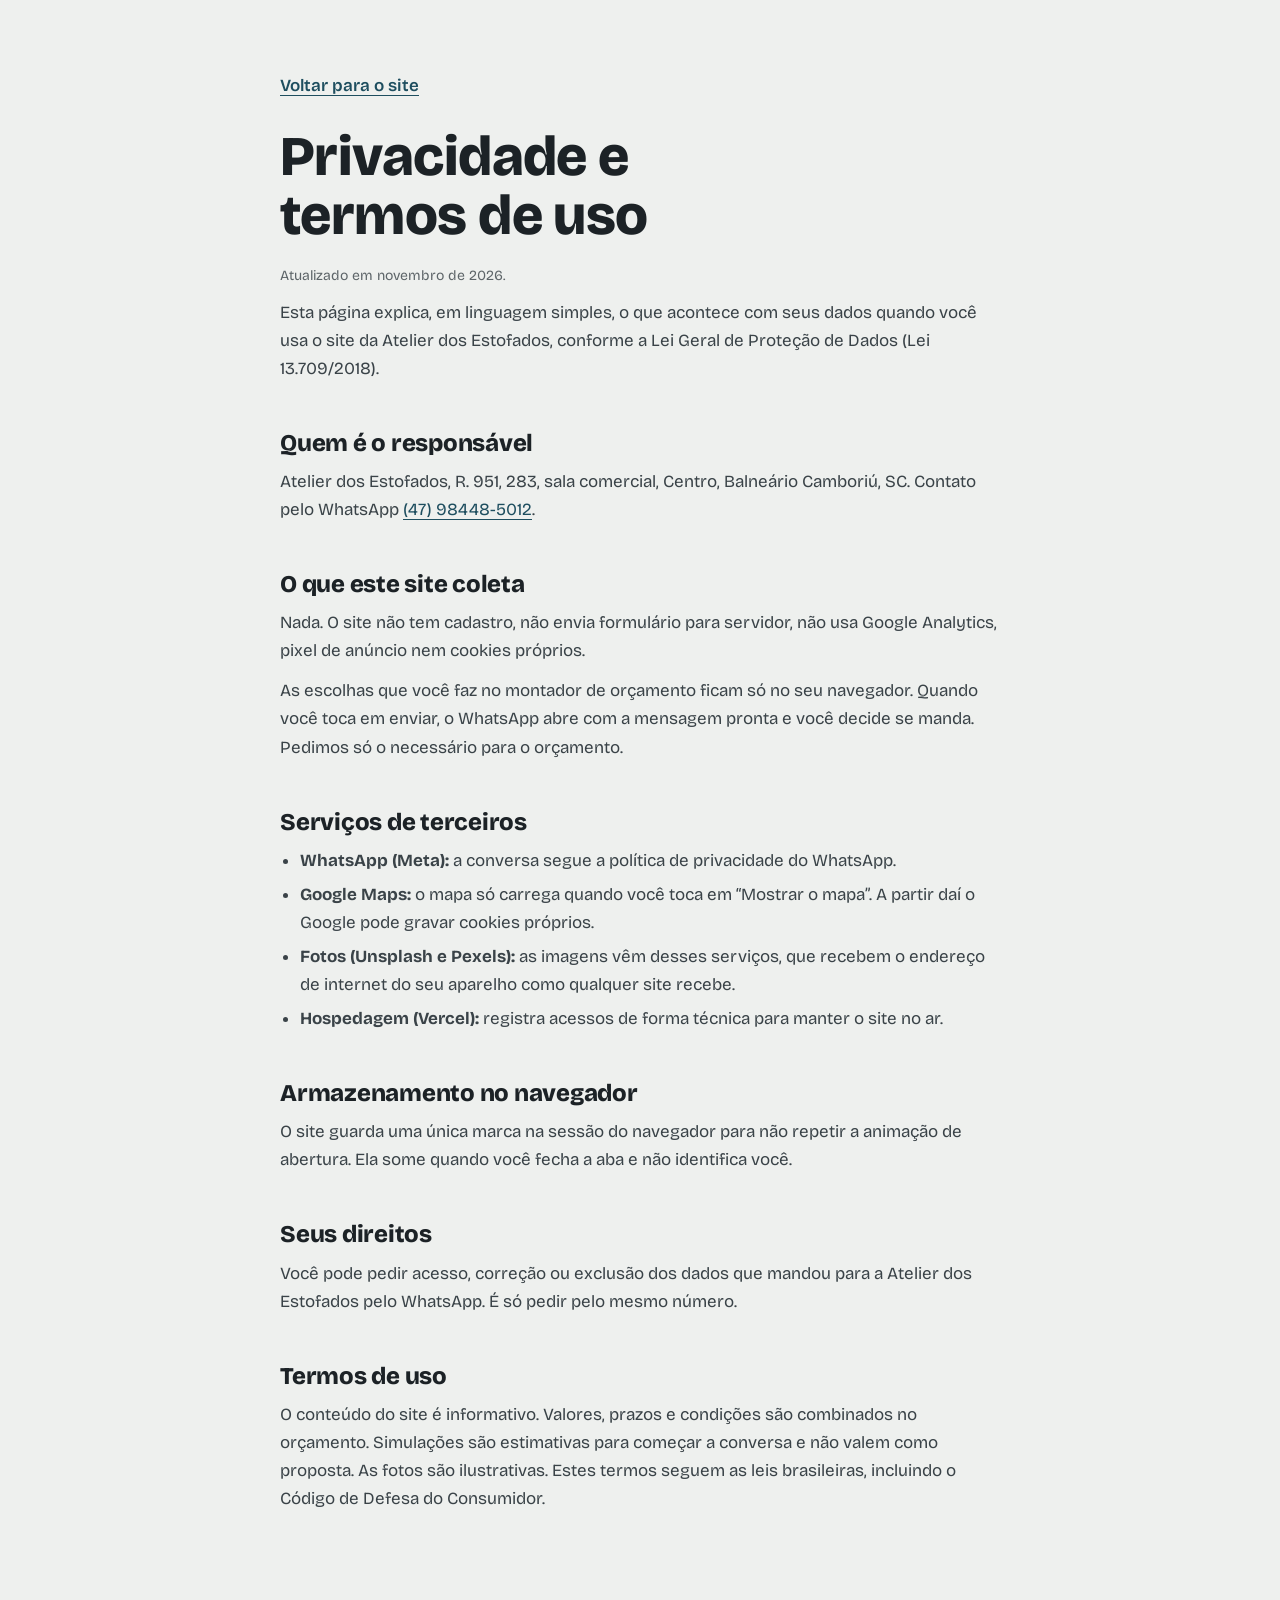
<file: atelier-dos-estofados/privacidade.html>
<!DOCTYPE html><html lang="pt-BR"><head><meta charset="utf-8"><meta name="viewport" content="width=device-width,initial-scale=1"><meta name="robots" content="noindex"><title>Privacidade e termos | Atelier dos Estofados</title><meta name="description" content="Como o site da Atelier dos Estofados trata seus dados e as condições de uso."><link rel="icon" href="favicon.svg" type="image/svg+xml"><style>@font-face{font-family:"Bricolage";src:url(assets/fonts/bricolage-grotesque-latin-standard-normal.woff2) format("woff2");font-weight:100 900;font-display:swap}*{box-sizing:border-box;margin:0}html{-webkit-text-size-adjust:100%;overflow-x:clip}body{font-family:"Bricolage",system-ui,sans-serif;background:#EEF0EE;color:#3A4348;line-height:1.65;font-size:17px;padding:0 22px}
h1,h2{font-family:"Bricolage",serif;font-weight:800;color:#1C2226;line-height:1.05;text-wrap:balance;letter-spacing:-.01em}a{color:#1E4E5F;text-underline-offset:.22em}::selection{background:#1E4E5F;color:#fff}
:focus-visible{outline:3px solid #1E4E5F;outline-offset:3px;border-radius:4px}.btn{display:inline-block;background:#1E4E5F;color:#fff;text-decoration:none;padding:15px 26px;border-radius:6px;font-weight:600;transition:transform .16s cubic-bezier(.23,1,.32,1)}.btn:active{transform:scale(.97)}
main{max-width:720px;margin:0 auto;padding:72px 0 96px}h1{font-size:clamp(36px,6vw,56px);margin:28px 0 18px}h2{font-size:24px;margin:48px 0 12px}p+p,ul{margin-top:12px}ul{padding-left:20px}li+li{margin-top:6px}.volta{font-weight:600}.data{font-size:14px;opacity:.8}</style></head><body><main>
<a class="volta" href="./">Voltar para o site</a>
<h1>Privacidade e termos de uso</h1>
<p class="data">Atualizado em novembro de 2026.</p>
<p>Esta página explica, em linguagem simples, o que acontece com seus dados quando você usa o site da Atelier dos Estofados, conforme a Lei Geral de Proteção de Dados (Lei 13.709/2018).</p>
<h2>Quem é o responsável</h2>
<p>Atelier dos Estofados, R. 951, 283, sala comercial, Centro, Balneário Camboriú, SC. Contato pelo WhatsApp <a href="https://wa.me/5547984485012">(47) 98448-5012</a>.</p>
<h2>O que este site coleta</h2>
<p>Nada. O site não tem cadastro, não envia formulário para servidor, não usa Google Analytics, pixel de anúncio nem cookies próprios.</p>
<p>As escolhas que você faz no montador de orçamento ficam só no seu navegador. Quando você toca em enviar, o WhatsApp abre com a mensagem pronta e você decide se manda. Pedimos só o necessário para o orçamento.</p>
<h2>Serviços de terceiros</h2>
<ul><li><b>WhatsApp (Meta):</b> a conversa segue a política de privacidade do WhatsApp.</li><li><b>Google Maps:</b> o mapa só carrega quando você toca em “Mostrar o mapa”. A partir daí o Google pode gravar cookies próprios.</li><li><b>Fotos (Unsplash e Pexels):</b> as imagens vêm desses serviços, que recebem o endereço de internet do seu aparelho como qualquer site recebe.</li><li><b>Hospedagem (Vercel):</b> registra acessos de forma técnica para manter o site no ar.</li></ul>
<h2>Armazenamento no navegador</h2>
<p>O site guarda uma única marca na sessão do navegador para não repetir a animação de abertura. Ela some quando você fecha a aba e não identifica você.</p>
<h2>Seus direitos</h2>
<p>Você pode pedir acesso, correção ou exclusão dos dados que mandou para a Atelier dos Estofados pelo WhatsApp. É só pedir pelo mesmo número.</p>
<h2>Termos de uso</h2>
<p>O conteúdo do site é informativo. Valores, prazos e condições são combinados no orçamento. Simulações são estimativas para começar a conversa e não valem como proposta. As fotos são ilustrativas. Estes termos seguem as leis brasileiras, incluindo o Código de Defesa do Consumidor.</p>
</main></body></html>
</file>
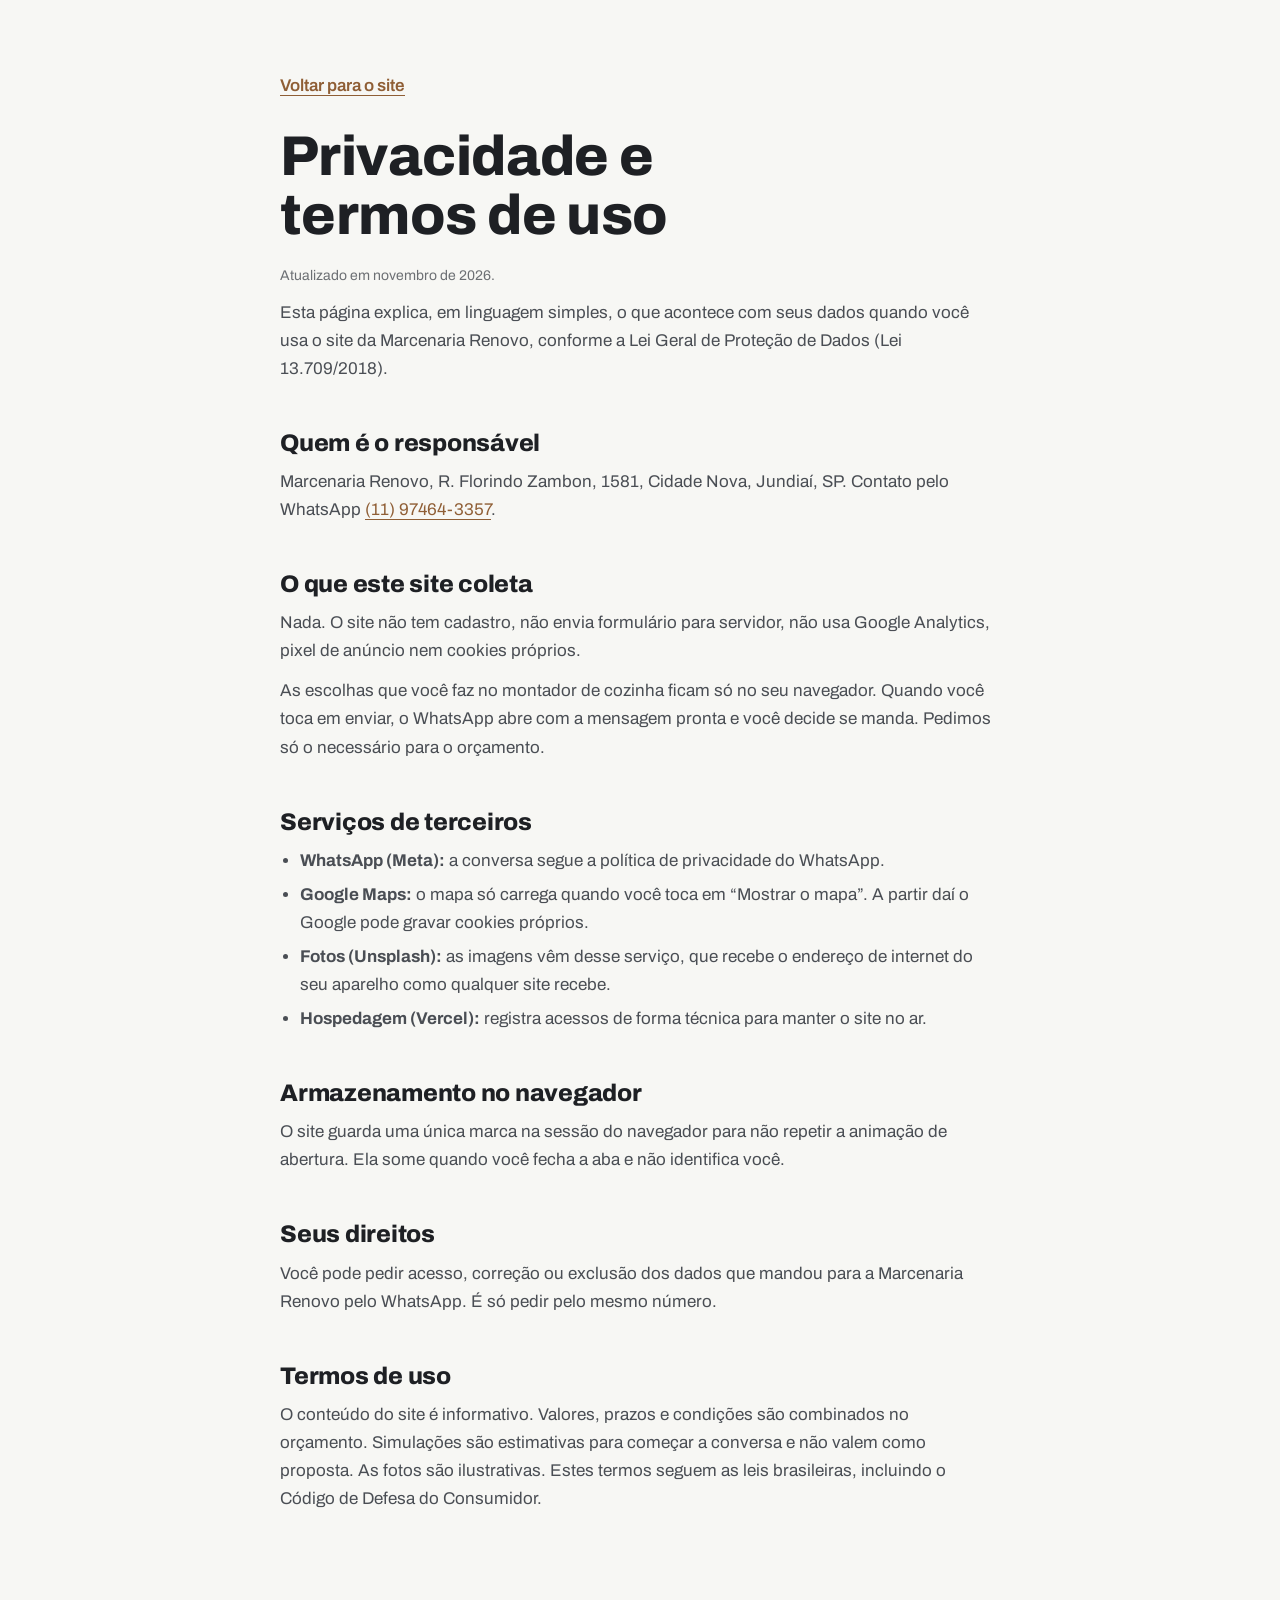
<file: marcenaria-renovo/privacidade.html>
<!DOCTYPE html><html lang="pt-BR"><head><meta charset="utf-8"><meta name="viewport" content="width=device-width,initial-scale=1"><meta name="robots" content="noindex"><title>Privacidade e termos | Marcenaria Renovo</title><meta name="description" content="Como o site da Marcenaria Renovo trata seus dados e as condições de uso."><link rel="icon" href="favicon.svg" type="image/svg+xml"><style>@font-face{font-family:"Archivo";src:url(assets/fonts/archivo-latin-standard-normal.woff2) format("woff2");font-weight:100 900;font-display:swap}*{box-sizing:border-box;margin:0}html{-webkit-text-size-adjust:100%;overflow-x:clip}body{font-family:"Archivo",system-ui,sans-serif;background:#F7F7F4;color:#4A4E54;line-height:1.65;font-size:17px;padding:0 22px}
h1,h2{font-family:"Archivo",serif;font-weight:800;color:#1E2024;line-height:1.05;text-wrap:balance;letter-spacing:-.01em}a{color:#8F5E35;text-underline-offset:.22em}::selection{background:#8F5E35;color:#fff}
:focus-visible{outline:3px solid #8F5E35;outline-offset:3px;border-radius:4px}.btn{display:inline-block;background:#8F5E35;color:#fff;text-decoration:none;padding:15px 26px;border-radius:6px;font-weight:600;transition:transform .16s cubic-bezier(.23,1,.32,1)}.btn:active{transform:scale(.97)}
main{max-width:720px;margin:0 auto;padding:72px 0 96px}h1{font-size:clamp(36px,6vw,56px);margin:28px 0 18px}h2{font-size:24px;margin:48px 0 12px}p+p,ul{margin-top:12px}ul{padding-left:20px}li+li{margin-top:6px}.volta{font-weight:600}.data{font-size:14px;opacity:.8}</style></head><body><main>
<a class="volta" href="./">Voltar para o site</a>
<h1>Privacidade e termos de uso</h1>
<p class="data">Atualizado em novembro de 2026.</p>
<p>Esta página explica, em linguagem simples, o que acontece com seus dados quando você usa o site da Marcenaria Renovo, conforme a Lei Geral de Proteção de Dados (Lei 13.709/2018).</p>
<h2>Quem é o responsável</h2>
<p>Marcenaria Renovo, R. Florindo Zambon, 1581, Cidade Nova, Jundiaí, SP. Contato pelo WhatsApp <a href="https://wa.me/5511974643357">(11) 97464-3357</a>.</p>
<h2>O que este site coleta</h2>
<p>Nada. O site não tem cadastro, não envia formulário para servidor, não usa Google Analytics, pixel de anúncio nem cookies próprios.</p>
<p>As escolhas que você faz no montador de cozinha ficam só no seu navegador. Quando você toca em enviar, o WhatsApp abre com a mensagem pronta e você decide se manda. Pedimos só o necessário para o orçamento.</p>
<h2>Serviços de terceiros</h2>
<ul><li><b>WhatsApp (Meta):</b> a conversa segue a política de privacidade do WhatsApp.</li><li><b>Google Maps:</b> o mapa só carrega quando você toca em “Mostrar o mapa”. A partir daí o Google pode gravar cookies próprios.</li><li><b>Fotos (Unsplash):</b> as imagens vêm desse serviço, que recebe o endereço de internet do seu aparelho como qualquer site recebe.</li><li><b>Hospedagem (Vercel):</b> registra acessos de forma técnica para manter o site no ar.</li></ul>
<h2>Armazenamento no navegador</h2>
<p>O site guarda uma única marca na sessão do navegador para não repetir a animação de abertura. Ela some quando você fecha a aba e não identifica você.</p>
<h2>Seus direitos</h2>
<p>Você pode pedir acesso, correção ou exclusão dos dados que mandou para a Marcenaria Renovo pelo WhatsApp. É só pedir pelo mesmo número.</p>
<h2>Termos de uso</h2>
<p>O conteúdo do site é informativo. Valores, prazos e condições são combinados no orçamento. Simulações são estimativas para começar a conversa e não valem como proposta. As fotos são ilustrativas. Estes termos seguem as leis brasileiras, incluindo o Código de Defesa do Consumidor.</p>
</main></body></html>
</file>
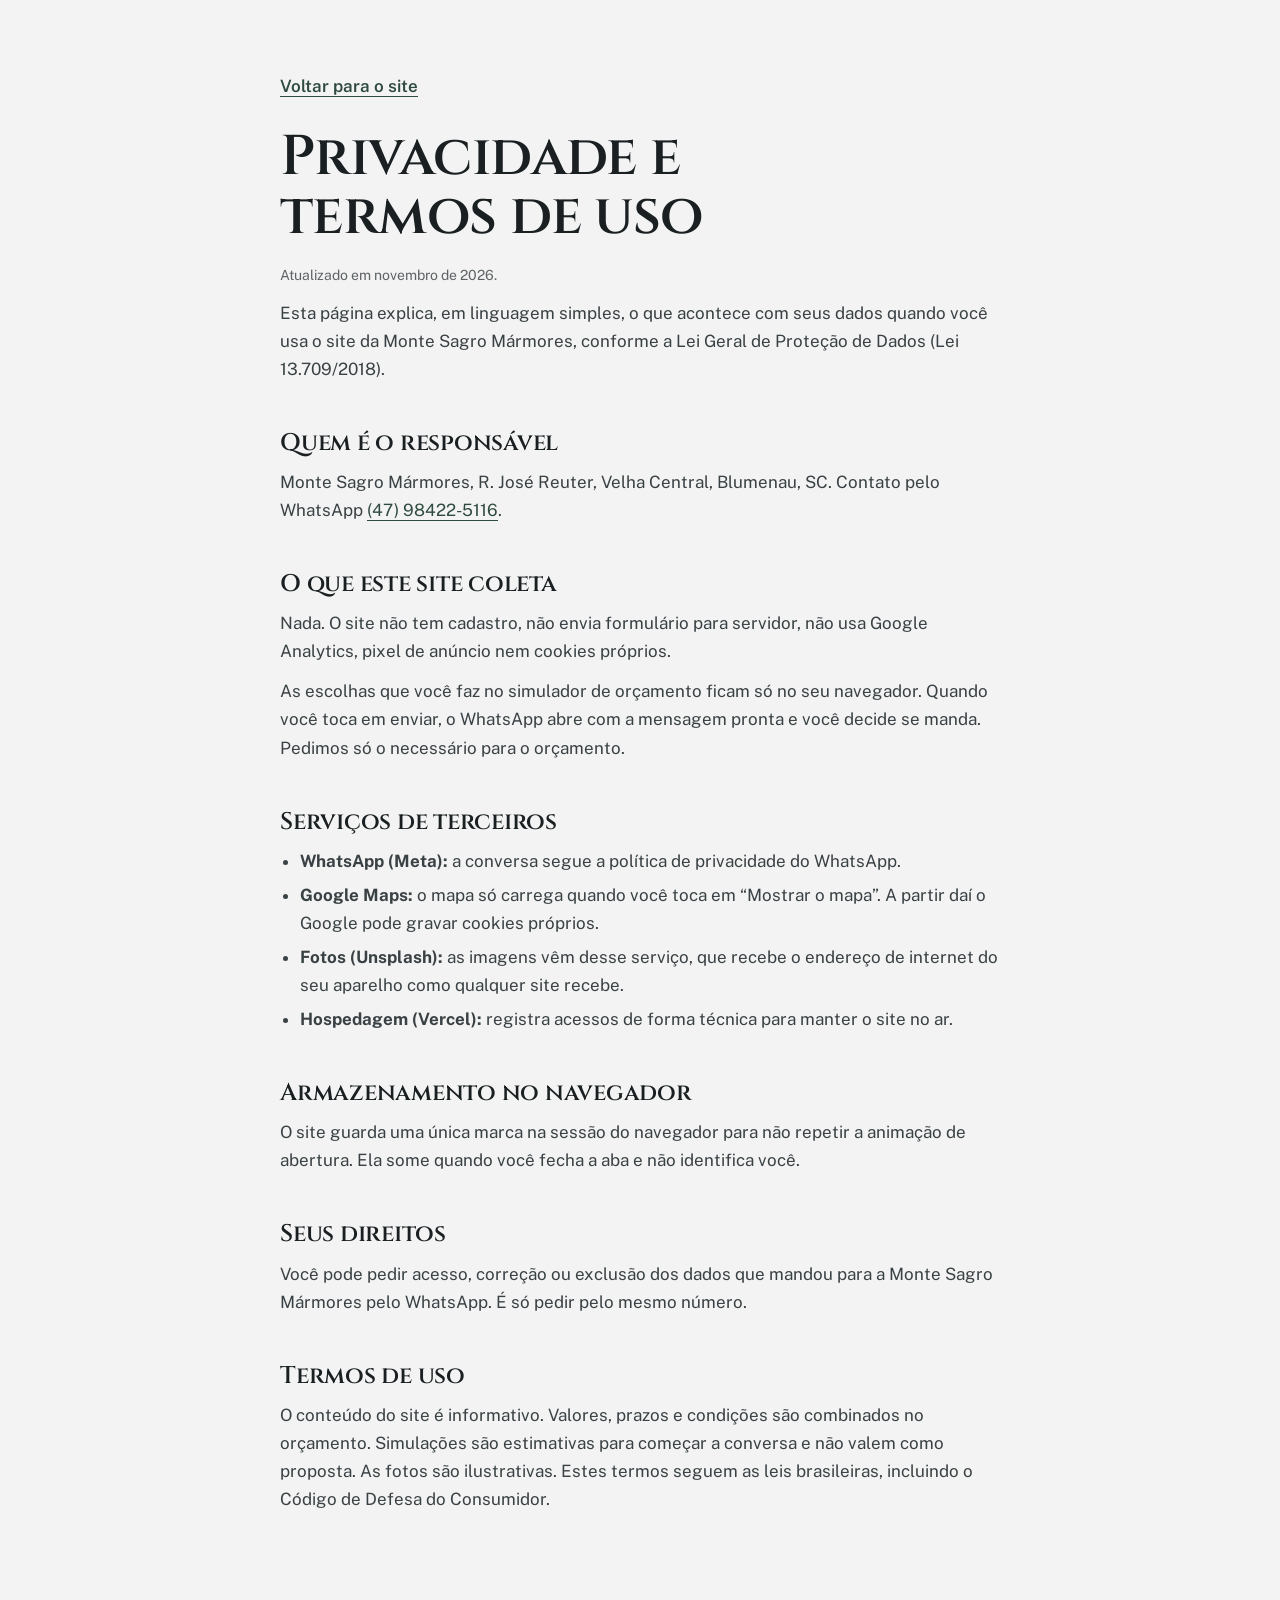
<file: monte-sagro-marmores/privacidade.html>
<!DOCTYPE html><html lang="pt-BR"><head><meta charset="utf-8"><meta name="viewport" content="width=device-width,initial-scale=1"><meta name="robots" content="noindex"><title>Privacidade e termos | Monte Sagro Mármores</title><meta name="description" content="Como o site da Monte Sagro Mármores trata seus dados e as condições de uso."><link rel="icon" href="favicon.svg" type="image/svg+xml"><style>@font-face{font-family:"Cinzel";src:url(assets/fonts/cinzel-latin-600-normal.woff2) format("woff2");font-weight:100 900;font-display:swap}@font-face{font-family:"Public Sans";src:url(assets/fonts/public-sans-latin-wght-normal.woff2) format("woff2");font-weight:100 900;font-display:swap}*{box-sizing:border-box;margin:0}html{-webkit-text-size-adjust:100%;overflow-x:clip}body{font-family:"Public Sans",system-ui,sans-serif;background:#F2F3F2;color:#3A4144;line-height:1.65;font-size:17px;padding:0 22px}
h1,h2{font-family:"Cinzel",serif;font-weight:600;color:#1A1F22;line-height:1.05;text-wrap:balance;letter-spacing:-.01em}a{color:#2F4A3F;text-underline-offset:.22em}::selection{background:#2F4A3F;color:#fff}
:focus-visible{outline:3px solid #2F4A3F;outline-offset:3px;border-radius:4px}.btn{display:inline-block;background:#2F4A3F;color:#fff;text-decoration:none;padding:15px 26px;border-radius:6px;font-weight:600;transition:transform .16s cubic-bezier(.23,1,.32,1)}.btn:active{transform:scale(.97)}
main{max-width:720px;margin:0 auto;padding:72px 0 96px}h1{font-size:clamp(36px,6vw,56px);margin:28px 0 18px}h2{font-size:24px;margin:48px 0 12px}p+p,ul{margin-top:12px}ul{padding-left:20px}li+li{margin-top:6px}.volta{font-weight:600}.data{font-size:14px;opacity:.8}</style></head><body><main>
<a class="volta" href="./">Voltar para o site</a>
<h1>Privacidade e termos de uso</h1>
<p class="data">Atualizado em novembro de 2026.</p>
<p>Esta página explica, em linguagem simples, o que acontece com seus dados quando você usa o site da Monte Sagro Mármores, conforme a Lei Geral de Proteção de Dados (Lei 13.709/2018).</p>
<h2>Quem é o responsável</h2>
<p>Monte Sagro Mármores, R. José Reuter, Velha Central, Blumenau, SC. Contato pelo WhatsApp <a href="https://wa.me/5547984225116">(47) 98422-5116</a>.</p>
<h2>O que este site coleta</h2>
<p>Nada. O site não tem cadastro, não envia formulário para servidor, não usa Google Analytics, pixel de anúncio nem cookies próprios.</p>
<p>As escolhas que você faz no simulador de orçamento ficam só no seu navegador. Quando você toca em enviar, o WhatsApp abre com a mensagem pronta e você decide se manda. Pedimos só o necessário para o orçamento.</p>
<h2>Serviços de terceiros</h2>
<ul><li><b>WhatsApp (Meta):</b> a conversa segue a política de privacidade do WhatsApp.</li><li><b>Google Maps:</b> o mapa só carrega quando você toca em “Mostrar o mapa”. A partir daí o Google pode gravar cookies próprios.</li><li><b>Fotos (Unsplash):</b> as imagens vêm desse serviço, que recebe o endereço de internet do seu aparelho como qualquer site recebe.</li><li><b>Hospedagem (Vercel):</b> registra acessos de forma técnica para manter o site no ar.</li></ul>
<h2>Armazenamento no navegador</h2>
<p>O site guarda uma única marca na sessão do navegador para não repetir a animação de abertura. Ela some quando você fecha a aba e não identifica você.</p>
<h2>Seus direitos</h2>
<p>Você pode pedir acesso, correção ou exclusão dos dados que mandou para a Monte Sagro Mármores pelo WhatsApp. É só pedir pelo mesmo número.</p>
<h2>Termos de uso</h2>
<p>O conteúdo do site é informativo. Valores, prazos e condições são combinados no orçamento. Simulações são estimativas para começar a conversa e não valem como proposta. As fotos são ilustrativas. Estes termos seguem as leis brasileiras, incluindo o Código de Defesa do Consumidor.</p>
</main></body></html>
</file>
<file: atelier-dos-estofados/assets/base.css>
/* Base compartilhada. Cada site define suas variáveis e identidade por cima. */
*,*::before,*::after{box-sizing:border-box;margin:0;padding:0}
:root{--ease-out:cubic-bezier(.23,1,.32,1);--ease-io:cubic-bezier(.77,0,.175,1)}
html{-webkit-text-size-adjust:100%;text-rendering:optimizeLegibility;-webkit-font-smoothing:antialiased;overflow-x:clip;accent-color:var(--foco,#C99A2E);scrollbar-color:var(--foco,#888) transparent}
body{overflow-x:clip}
h1,h2,h3,h4{text-wrap:balance;overflow-wrap:break-word}
p,li,dd,blockquote,figcaption{text-wrap:pretty}
::selection{background:var(--sel-bg,#222);color:var(--sel-fg,#fff)}
input,textarea{caret-color:var(--foco,#C99A2E)}
a{text-underline-offset:.22em;text-decoration-thickness:1px}
strong,b,dd,[data-count]{font-variant-numeric:tabular-nums}
.btn:active,.filtros button:active,.op label:active{transform:scale(.97)}
.estrelas{display:block;width:88px;height:16px;background:currentColor;-webkit-mask:url("data:image/svg+xml,%3Csvg xmlns='http://www.w3.org/2000/svg' viewBox='0 0 18 16'%3E%3Cpath d='M8 .6l2.2 4.6 5 .6-3.7 3.4 1 5L8 11.7l-4.5 2.5 1-5L.8 5.8l5-.6z'/%3E%3C/svg%3E") 0 0/17.6px 16px repeat-x;mask:url("data:image/svg+xml,%3Csvg xmlns='http://www.w3.org/2000/svg' viewBox='0 0 18 16'%3E%3Cpath d='M8 .6l2.2 4.6 5 .6-3.7 3.4 1 5L8 11.7l-4.5 2.5 1-5L.8 5.8l5-.6z'/%3E%3C/svg%3E") 0 0/17.6px 16px repeat-x;margin-bottom:4px}
.estrelas.g{width:121px;height:22px;-webkit-mask-size:24.2px 22px;mask-size:24.2px 22px}
html.lenis,html.lenis body{height:auto}
.lenis.lenis-smooth{scroll-behavior:auto!important}
.lenis.lenis-stopped{overflow:hidden}
img,svg,video{display:block;max-width:100%}
button{font:inherit;color:inherit;cursor:pointer;background:none;border:0}
a{color:inherit}
input,select,textarea{font:inherit;color:inherit}
:focus-visible{outline:3px solid var(--foco,#C99A2E);outline-offset:3px;border-radius:4px}
.pular{position:absolute;left:12px;top:-60px;z-index:200;background:#000;color:#fff;padding:10px 16px;border-radius:6px;text-decoration:none}
.pular:focus{top:12px}
.sr{position:absolute;width:1px;height:1px;overflow:hidden;clip:rect(0 0 0 0);white-space:nowrap}

/* abertura */
#loader{position:fixed;inset:0;z-index:150;display:grid;place-items:center;background:var(--loader-bg,#111);color:var(--loader-fg,#fff)}
#loader .marca-load{display:flex;flex-direction:column;align-items:center;gap:16px}
#loader .barra-load{width:120px;height:2px;background:currentColor;opacity:.25;position:relative;overflow:hidden}
#loader .barra-load::after{content:"";position:absolute;inset:0;background:currentColor;transform-origin:left;animation:carrega 1.1s ease-in-out infinite}
@keyframes carrega{0%{transform:scaleX(0)}60%{transform:scaleX(1)}100%{transform:scaleX(1);opacity:0}}

/* títulos divididos */
.pal{display:inline-block;overflow:hidden;vertical-align:top;padding-bottom:.08em;margin-bottom:-.08em}
.pal>span{display:inline-block}

/* topo */
.topo{position:fixed;top:var(--aviso-h,30px);left:0;right:0;z-index:60;transition:transform .4s var(--ease-out),background-color .25s ease,color .25s ease}
.topo.some{transform:translateY(-130%)}
.btn-menu{display:none;width:46px;height:46px;border-radius:50%;position:relative}
.btn-menu span{position:absolute;left:13px;right:13px;height:2px;background:currentColor;transition:transform .3s var(--ease-out),opacity .2s ease}
.btn-menu span:nth-child(1){top:17px}.btn-menu span:nth-child(2){top:23px}.btn-menu span:nth-child(3){top:29px}
.menu-aberto .btn-menu span:nth-child(1){transform:translateY(6px) rotate(45deg)}
.menu-aberto .btn-menu span:nth-child(2){opacity:0}
.menu-aberto .btn-menu span:nth-child(3){transform:translateY(-6px) rotate(-45deg)}
.menu-mob{position:fixed;inset:0;z-index:55;display:flex;flex-direction:column;justify-content:center;gap:6px;padding:120px 28px 40px;visibility:hidden;opacity:0;transition:opacity .3s var(--ease-out),visibility .3s}
.menu-aberto .menu-mob{visibility:visible;opacity:1}
.menu-mob a{text-decoration:none;font-size:clamp(34px,9vw,54px);line-height:1.15}
.aviso-demo{position:fixed;top:0;left:0;right:0;z-index:70;height:var(--aviso-h,30px);display:flex;align-items:center;justify-content:center;font-size:12.5px;padding:0 14px;text-align:center;white-space:nowrap;overflow:hidden;text-overflow:ellipsis}
@media(max-width:560px){.aviso-demo{font-size:11px;justify-content:flex-start}}

/* imagem que não carregou */
.img-fb{background:var(--fb1,#d9dcda);position:relative;width:100%;height:100%;min-height:160px}
.img-fb::after{content:attr(data-label);position:absolute;left:16px;bottom:14px;font-size:13px;opacity:.7}

/* antes e depois */
[data-compare]{position:relative;isolation:isolate;overflow:hidden;cursor:ew-resize;touch-action:none;user-select:none}
[data-compare] .cam{position:absolute;inset:0}
[data-compare] .cam>*{width:100%;height:100%;object-fit:cover}
[data-compare] .depois{clip-path:inset(0 calc(100% - var(--p,50%)) 0 0)}
[data-compare] .lin{position:absolute;top:0;bottom:0;left:var(--p,50%);width:2px;transform:translateX(-50%);background:#fff;box-shadow:0 0 14px rgba(0,0,0,.35);z-index:3;pointer-events:none}
[data-compare] .pux{position:absolute;top:50%;left:var(--p,50%);transform:translate(-50%,-50%);z-index:4;width:56px;height:56px;border-radius:50%;background:#fff;display:grid;place-items:center;box-shadow:0 10px 30px -6px rgba(0,0,0,.5);transition:transform .16s var(--ease-out);pointer-events:none;color:#222}
[data-compare].press .pux{transform:translate(-50%,-50%) scale(.92)}

/* faixa rolando */
.marq{overflow:hidden;position:relative;-webkit-mask:linear-gradient(90deg,transparent,#000 12%,#000 88%,transparent);mask:linear-gradient(90deg,transparent,#000 12%,#000 88%,transparent)}
.marq-t{display:flex;gap:18px;width:max-content;animation:marq var(--dur,60s) linear infinite}
.marq-t.rev{animation-direction:reverse}
.marq:hover .marq-t{animation-play-state:paused}
@keyframes marq{to{transform:translateX(calc(-50% - 9px))}}

/* tela cheia da galeria */
.lb{position:fixed;inset:0;z-index:120;background:rgba(10,10,10,.92);display:grid;grid-template-columns:70px 1fr 70px;align-items:center;opacity:0;visibility:hidden;transition:opacity .22s ease,visibility .22s}
.lb.on{opacity:1;visibility:visible}
.lb figure{display:flex;flex-direction:column;align-items:center;gap:14px;max-height:92vh;transform:scale(.96);transition:transform .3s var(--ease-out)}
.lb.on figure{transform:none}
.lb img{max-height:82vh;max-width:100%;object-fit:contain;border-radius:4px}
.lb figcaption{color:#ddd;font-size:14px}
.lb button{color:#fff;width:56px;height:56px;border-radius:50%;justify-self:center;display:grid;place-items:center;transition:background-color .2s ease,transform .16s var(--ease-out)}
.lb button svg{width:26px;height:26px}
.lb button:hover{background:#ffffff1a}.lb button:active{transform:scale(.94)}
.lb .lb-x{position:absolute;top:18px;right:18px}

/* botão flutuante de WhatsApp */
.fab{position:fixed;right:20px;bottom:20px;z-index:50;width:60px;height:60px;border-radius:50%;background:#25D366;display:grid;place-items:center;box-shadow:0 12px 30px rgba(0,0,0,.28);transition:transform .2s var(--ease-out)}
@media(hover:hover) and (pointer:fine){.fab:hover{transform:scale(1.06)}}
.fab:active{transform:scale(.94)}
.fab svg{width:30px;height:30px;fill:#fff}

/* perguntas */
details.p{border-bottom:1px solid var(--linha,#ddd)}
details.p summary{list-style:none;cursor:pointer;padding:24px 48px 24px 0;position:relative}
details.p summary::-webkit-details-marker{display:none}
details.p summary::after{content:"";position:absolute;right:8px;top:50%;width:14px;height:14px;margin-top:-7px;background:linear-gradient(currentColor,currentColor) center/14px 2px no-repeat,linear-gradient(currentColor,currentColor) center/2px 14px no-repeat;transition:transform .25s var(--ease-out)}
details.p[open] summary::after{transform:rotate(45deg)}
details.p .r{padding:0 48px 24px 0}

@media(max-width:960px){.btn-menu{display:block}.nav-d{display:none!important}}
@media(prefers-reduced-motion:reduce){*,*::before,*::after{animation:none!important;transition-property:opacity,color,background-color,border-color!important;transition-duration:.2s!important}.marq{overflow-x:auto}.lb figure{transform:none}}

/* mapa sob demanda: nada do Google carrega antes do clique */
.mapa{position:relative;display:flex;flex-direction:column;align-items:center;justify-content:center;gap:14px;min-height:520px;height:100%;padding:40px 28px;text-align:center;background:var(--mapa-bg,#E6E8E6);color:var(--mapa-fg,#222)}
.mapa a{font-size:15px}
.mapa small{font-size:13px;max-width:300px}
.mapa iframe{position:absolute;inset:0;width:100%;height:100%;border:0}
.mapa.on>:not(iframe){visibility:hidden}
.lgpd{font-size:13px;line-height:1.5;margin-top:10px;opacity:.8}
.lgpd a{color:inherit}
@media(max-width:680px){.mapa{min-height:380px}}
</file>
<file: marcenaria-renovo/assets/base.css>
/* Base compartilhada. Cada site define suas variáveis e identidade por cima. */
*,*::before,*::after{box-sizing:border-box;margin:0;padding:0}
:root{--ease-out:cubic-bezier(.23,1,.32,1);--ease-io:cubic-bezier(.77,0,.175,1)}
html{-webkit-text-size-adjust:100%;text-rendering:optimizeLegibility;-webkit-font-smoothing:antialiased;overflow-x:clip;accent-color:var(--foco,#C99A2E);scrollbar-color:var(--foco,#888) transparent}
body{overflow-x:clip}
h1,h2,h3,h4{text-wrap:balance;overflow-wrap:break-word}
p,li,dd,blockquote,figcaption{text-wrap:pretty}
::selection{background:var(--sel-bg,#222);color:var(--sel-fg,#fff)}
input,textarea{caret-color:var(--foco,#C99A2E)}
a{text-underline-offset:.22em;text-decoration-thickness:1px}
strong,b,dd,[data-count]{font-variant-numeric:tabular-nums}
.btn:active,.filtros button:active,.op label:active{transform:scale(.97)}
.estrelas{display:block;width:88px;height:16px;background:currentColor;-webkit-mask:url("data:image/svg+xml,%3Csvg xmlns='http://www.w3.org/2000/svg' viewBox='0 0 18 16'%3E%3Cpath d='M8 .6l2.2 4.6 5 .6-3.7 3.4 1 5L8 11.7l-4.5 2.5 1-5L.8 5.8l5-.6z'/%3E%3C/svg%3E") 0 0/17.6px 16px repeat-x;mask:url("data:image/svg+xml,%3Csvg xmlns='http://www.w3.org/2000/svg' viewBox='0 0 18 16'%3E%3Cpath d='M8 .6l2.2 4.6 5 .6-3.7 3.4 1 5L8 11.7l-4.5 2.5 1-5L.8 5.8l5-.6z'/%3E%3C/svg%3E") 0 0/17.6px 16px repeat-x;margin-bottom:4px}
.estrelas.g{width:121px;height:22px;-webkit-mask-size:24.2px 22px;mask-size:24.2px 22px}
html.lenis,html.lenis body{height:auto}
.lenis.lenis-smooth{scroll-behavior:auto!important}
.lenis.lenis-stopped{overflow:hidden}
img,svg,video{display:block;max-width:100%}
button{font:inherit;color:inherit;cursor:pointer;background:none;border:0}
a{color:inherit}
input,select,textarea{font:inherit;color:inherit}
:focus-visible{outline:3px solid var(--foco,#C99A2E);outline-offset:3px;border-radius:4px}
.pular{position:absolute;left:12px;top:-60px;z-index:200;background:#000;color:#fff;padding:10px 16px;border-radius:6px;text-decoration:none}
.pular:focus{top:12px}
.sr{position:absolute;width:1px;height:1px;overflow:hidden;clip:rect(0 0 0 0);white-space:nowrap}

/* abertura */
#loader{position:fixed;inset:0;z-index:150;display:grid;place-items:center;background:var(--loader-bg,#111);color:var(--loader-fg,#fff)}
#loader .marca-load{display:flex;flex-direction:column;align-items:center;gap:16px}
#loader .barra-load{width:120px;height:2px;background:currentColor;opacity:.25;position:relative;overflow:hidden}
#loader .barra-load::after{content:"";position:absolute;inset:0;background:currentColor;transform-origin:left;animation:carrega 1.1s ease-in-out infinite}
@keyframes carrega{0%{transform:scaleX(0)}60%{transform:scaleX(1)}100%{transform:scaleX(1);opacity:0}}

/* títulos divididos */
.pal{display:inline-block;overflow:hidden;vertical-align:top;padding-bottom:.08em;margin-bottom:-.08em}
.pal>span{display:inline-block}

/* topo */
.topo{position:fixed;top:var(--aviso-h,30px);left:0;right:0;z-index:60;transition:transform .4s var(--ease-out),background-color .25s ease,color .25s ease}
.topo.some{transform:translateY(-130%)}
.btn-menu{display:none;width:46px;height:46px;border-radius:50%;position:relative}
.btn-menu span{position:absolute;left:13px;right:13px;height:2px;background:currentColor;transition:transform .3s var(--ease-out),opacity .2s ease}
.btn-menu span:nth-child(1){top:17px}.btn-menu span:nth-child(2){top:23px}.btn-menu span:nth-child(3){top:29px}
.menu-aberto .btn-menu span:nth-child(1){transform:translateY(6px) rotate(45deg)}
.menu-aberto .btn-menu span:nth-child(2){opacity:0}
.menu-aberto .btn-menu span:nth-child(3){transform:translateY(-6px) rotate(-45deg)}
.menu-mob{position:fixed;inset:0;z-index:55;display:flex;flex-direction:column;justify-content:center;gap:6px;padding:120px 28px 40px;visibility:hidden;opacity:0;transition:opacity .3s var(--ease-out),visibility .3s}
.menu-aberto .menu-mob{visibility:visible;opacity:1}
.menu-mob a{text-decoration:none;font-size:clamp(34px,9vw,54px);line-height:1.15}
.aviso-demo{position:fixed;top:0;left:0;right:0;z-index:70;height:var(--aviso-h,30px);display:flex;align-items:center;justify-content:center;font-size:12.5px;padding:0 14px;text-align:center;white-space:nowrap;overflow:hidden;text-overflow:ellipsis}
@media(max-width:560px){.aviso-demo{font-size:11px;justify-content:flex-start}}

/* imagem que não carregou */
.img-fb{background:var(--fb1,#d9dcda);position:relative;width:100%;height:100%;min-height:160px}
.img-fb::after{content:attr(data-label);position:absolute;left:16px;bottom:14px;font-size:13px;opacity:.7}

/* antes e depois */
[data-compare]{position:relative;isolation:isolate;overflow:hidden;cursor:ew-resize;touch-action:none;user-select:none}
[data-compare] .cam{position:absolute;inset:0}
[data-compare] .cam>*{width:100%;height:100%;object-fit:cover}
[data-compare] .depois{clip-path:inset(0 calc(100% - var(--p,50%)) 0 0)}
[data-compare] .lin{position:absolute;top:0;bottom:0;left:var(--p,50%);width:2px;transform:translateX(-50%);background:#fff;box-shadow:0 0 14px rgba(0,0,0,.35);z-index:3;pointer-events:none}
[data-compare] .pux{position:absolute;top:50%;left:var(--p,50%);transform:translate(-50%,-50%);z-index:4;width:56px;height:56px;border-radius:50%;background:#fff;display:grid;place-items:center;box-shadow:0 10px 30px -6px rgba(0,0,0,.5);transition:transform .16s var(--ease-out);pointer-events:none;color:#222}
[data-compare].press .pux{transform:translate(-50%,-50%) scale(.92)}

/* faixa rolando */
.marq{overflow:hidden;position:relative;-webkit-mask:linear-gradient(90deg,transparent,#000 12%,#000 88%,transparent);mask:linear-gradient(90deg,transparent,#000 12%,#000 88%,transparent)}
.marq-t{display:flex;gap:18px;width:max-content;animation:marq var(--dur,60s) linear infinite}
.marq-t.rev{animation-direction:reverse}
.marq:hover .marq-t{animation-play-state:paused}
@keyframes marq{to{transform:translateX(calc(-50% - 9px))}}

/* tela cheia da galeria */
.lb{position:fixed;inset:0;z-index:120;background:rgba(10,10,10,.92);display:grid;grid-template-columns:70px 1fr 70px;align-items:center;opacity:0;visibility:hidden;transition:opacity .22s ease,visibility .22s}
.lb.on{opacity:1;visibility:visible}
.lb figure{display:flex;flex-direction:column;align-items:center;gap:14px;max-height:92vh;transform:scale(.96);transition:transform .3s var(--ease-out)}
.lb.on figure{transform:none}
.lb img{max-height:82vh;max-width:100%;object-fit:contain;border-radius:4px}
.lb figcaption{color:#ddd;font-size:14px}
.lb button{color:#fff;width:56px;height:56px;border-radius:50%;justify-self:center;display:grid;place-items:center;transition:background-color .2s ease,transform .16s var(--ease-out)}
.lb button svg{width:26px;height:26px}
.lb button:hover{background:#ffffff1a}.lb button:active{transform:scale(.94)}
.lb .lb-x{position:absolute;top:18px;right:18px}

/* botão flutuante de WhatsApp */
.fab{position:fixed;right:20px;bottom:20px;z-index:50;width:60px;height:60px;border-radius:50%;background:#25D366;display:grid;place-items:center;box-shadow:0 12px 30px rgba(0,0,0,.28);transition:transform .2s var(--ease-out)}
@media(hover:hover) and (pointer:fine){.fab:hover{transform:scale(1.06)}}
.fab:active{transform:scale(.94)}
.fab svg{width:30px;height:30px;fill:#fff}

/* perguntas */
details.p{border-bottom:1px solid var(--linha,#ddd)}
details.p summary{list-style:none;cursor:pointer;padding:24px 48px 24px 0;position:relative}
details.p summary::-webkit-details-marker{display:none}
details.p summary::after{content:"";position:absolute;right:8px;top:50%;width:14px;height:14px;margin-top:-7px;background:linear-gradient(currentColor,currentColor) center/14px 2px no-repeat,linear-gradient(currentColor,currentColor) center/2px 14px no-repeat;transition:transform .25s var(--ease-out)}
details.p[open] summary::after{transform:rotate(45deg)}
details.p .r{padding:0 48px 24px 0}

@media(max-width:960px){.btn-menu{display:block}.nav-d{display:none!important}}
@media(prefers-reduced-motion:reduce){*,*::before,*::after{animation:none!important;transition-property:opacity,color,background-color,border-color!important;transition-duration:.2s!important}.marq{overflow-x:auto}.lb figure{transform:none}}

/* mapa sob demanda: nada do Google carrega antes do clique */
.mapa{position:relative;display:flex;flex-direction:column;align-items:center;justify-content:center;gap:14px;min-height:520px;height:100%;padding:40px 28px;text-align:center;background:var(--mapa-bg,#E6E8E6);color:var(--mapa-fg,#222)}
.mapa a{font-size:15px}
.mapa small{font-size:13px;max-width:300px}
.mapa iframe{position:absolute;inset:0;width:100%;height:100%;border:0}
.mapa.on>:not(iframe){visibility:hidden}
.lgpd{font-size:13px;line-height:1.5;margin-top:10px;opacity:.8}
.lgpd a{color:inherit}
@media(max-width:680px){.mapa{min-height:380px}}
</file>
<file: monte-sagro-marmores/assets/base.css>
/* Base compartilhada. Cada site define suas variáveis e identidade por cima. */
*,*::before,*::after{box-sizing:border-box;margin:0;padding:0}
:root{--ease-out:cubic-bezier(.23,1,.32,1);--ease-io:cubic-bezier(.77,0,.175,1)}
html{-webkit-text-size-adjust:100%;text-rendering:optimizeLegibility;-webkit-font-smoothing:antialiased;overflow-x:clip;accent-color:var(--foco,#C99A2E);scrollbar-color:var(--foco,#888) transparent}
body{overflow-x:clip}
h1,h2,h3,h4{text-wrap:balance;overflow-wrap:break-word}
p,li,dd,blockquote,figcaption{text-wrap:pretty}
::selection{background:var(--sel-bg,#222);color:var(--sel-fg,#fff)}
input,textarea{caret-color:var(--foco,#C99A2E)}
a{text-underline-offset:.22em;text-decoration-thickness:1px}
strong,b,dd,[data-count]{font-variant-numeric:tabular-nums}
.btn:active,.filtros button:active,.op label:active{transform:scale(.97)}
.estrelas{display:block;width:88px;height:16px;background:currentColor;-webkit-mask:url("data:image/svg+xml,%3Csvg xmlns='http://www.w3.org/2000/svg' viewBox='0 0 18 16'%3E%3Cpath d='M8 .6l2.2 4.6 5 .6-3.7 3.4 1 5L8 11.7l-4.5 2.5 1-5L.8 5.8l5-.6z'/%3E%3C/svg%3E") 0 0/17.6px 16px repeat-x;mask:url("data:image/svg+xml,%3Csvg xmlns='http://www.w3.org/2000/svg' viewBox='0 0 18 16'%3E%3Cpath d='M8 .6l2.2 4.6 5 .6-3.7 3.4 1 5L8 11.7l-4.5 2.5 1-5L.8 5.8l5-.6z'/%3E%3C/svg%3E") 0 0/17.6px 16px repeat-x;margin-bottom:4px}
.estrelas.g{width:121px;height:22px;-webkit-mask-size:24.2px 22px;mask-size:24.2px 22px}
html.lenis,html.lenis body{height:auto}
.lenis.lenis-smooth{scroll-behavior:auto!important}
.lenis.lenis-stopped{overflow:hidden}
img,svg,video{display:block;max-width:100%}
button{font:inherit;color:inherit;cursor:pointer;background:none;border:0}
a{color:inherit}
input,select,textarea{font:inherit;color:inherit}
:focus-visible{outline:3px solid var(--foco,#C99A2E);outline-offset:3px;border-radius:4px}
.pular{position:absolute;left:12px;top:-60px;z-index:200;background:#000;color:#fff;padding:10px 16px;border-radius:6px;text-decoration:none}
.pular:focus{top:12px}
.sr{position:absolute;width:1px;height:1px;overflow:hidden;clip:rect(0 0 0 0);white-space:nowrap}

/* abertura */
#loader{position:fixed;inset:0;z-index:150;display:grid;place-items:center;background:var(--loader-bg,#111);color:var(--loader-fg,#fff)}
#loader .marca-load{display:flex;flex-direction:column;align-items:center;gap:16px}
#loader .barra-load{width:120px;height:2px;background:currentColor;opacity:.25;position:relative;overflow:hidden}
#loader .barra-load::after{content:"";position:absolute;inset:0;background:currentColor;transform-origin:left;animation:carrega 1.1s ease-in-out infinite}
@keyframes carrega{0%{transform:scaleX(0)}60%{transform:scaleX(1)}100%{transform:scaleX(1);opacity:0}}

/* títulos divididos */
.pal{display:inline-block;overflow:hidden;vertical-align:top;padding-bottom:.08em;margin-bottom:-.08em}
.pal>span{display:inline-block}

/* topo */
.topo{position:fixed;top:var(--aviso-h,30px);left:0;right:0;z-index:60;transition:transform .4s var(--ease-out),background-color .25s ease,color .25s ease}
.topo.some{transform:translateY(-130%)}
.btn-menu{display:none;width:46px;height:46px;border-radius:50%;position:relative}
.btn-menu span{position:absolute;left:13px;right:13px;height:2px;background:currentColor;transition:transform .3s var(--ease-out),opacity .2s ease}
.btn-menu span:nth-child(1){top:17px}.btn-menu span:nth-child(2){top:23px}.btn-menu span:nth-child(3){top:29px}
.menu-aberto .btn-menu span:nth-child(1){transform:translateY(6px) rotate(45deg)}
.menu-aberto .btn-menu span:nth-child(2){opacity:0}
.menu-aberto .btn-menu span:nth-child(3){transform:translateY(-6px) rotate(-45deg)}
.menu-mob{position:fixed;inset:0;z-index:55;display:flex;flex-direction:column;justify-content:center;gap:6px;padding:120px 28px 40px;visibility:hidden;opacity:0;transition:opacity .3s var(--ease-out),visibility .3s}
.menu-aberto .menu-mob{visibility:visible;opacity:1}
.menu-mob a{text-decoration:none;font-size:clamp(34px,9vw,54px);line-height:1.15}
.aviso-demo{position:fixed;top:0;left:0;right:0;z-index:70;height:var(--aviso-h,30px);display:flex;align-items:center;justify-content:center;font-size:12.5px;padding:0 14px;text-align:center;white-space:nowrap;overflow:hidden;text-overflow:ellipsis}
@media(max-width:560px){.aviso-demo{font-size:11px;justify-content:flex-start}}

/* imagem que não carregou */
.img-fb{background:var(--fb1,#d9dcda);position:relative;width:100%;height:100%;min-height:160px}
.img-fb::after{content:attr(data-label);position:absolute;left:16px;bottom:14px;font-size:13px;opacity:.7}

/* antes e depois */
[data-compare]{position:relative;isolation:isolate;overflow:hidden;cursor:ew-resize;touch-action:none;user-select:none}
[data-compare] .cam{position:absolute;inset:0}
[data-compare] .cam>*{width:100%;height:100%;object-fit:cover}
[data-compare] .depois{clip-path:inset(0 calc(100% - var(--p,50%)) 0 0)}
[data-compare] .lin{position:absolute;top:0;bottom:0;left:var(--p,50%);width:2px;transform:translateX(-50%);background:#fff;box-shadow:0 0 14px rgba(0,0,0,.35);z-index:3;pointer-events:none}
[data-compare] .pux{position:absolute;top:50%;left:var(--p,50%);transform:translate(-50%,-50%);z-index:4;width:56px;height:56px;border-radius:50%;background:#fff;display:grid;place-items:center;box-shadow:0 10px 30px -6px rgba(0,0,0,.5);transition:transform .16s var(--ease-out);pointer-events:none;color:#222}
[data-compare].press .pux{transform:translate(-50%,-50%) scale(.92)}

/* faixa rolando */
.marq{overflow:hidden;position:relative;-webkit-mask:linear-gradient(90deg,transparent,#000 12%,#000 88%,transparent);mask:linear-gradient(90deg,transparent,#000 12%,#000 88%,transparent)}
.marq-t{display:flex;gap:18px;width:max-content;animation:marq var(--dur,60s) linear infinite}
.marq-t.rev{animation-direction:reverse}
.marq:hover .marq-t{animation-play-state:paused}
@keyframes marq{to{transform:translateX(calc(-50% - 9px))}}

/* tela cheia da galeria */
.lb{position:fixed;inset:0;z-index:120;background:rgba(10,10,10,.92);display:grid;grid-template-columns:70px 1fr 70px;align-items:center;opacity:0;visibility:hidden;transition:opacity .22s ease,visibility .22s}
.lb.on{opacity:1;visibility:visible}
.lb figure{display:flex;flex-direction:column;align-items:center;gap:14px;max-height:92vh;transform:scale(.96);transition:transform .3s var(--ease-out)}
.lb.on figure{transform:none}
.lb img{max-height:82vh;max-width:100%;object-fit:contain;border-radius:4px}
.lb figcaption{color:#ddd;font-size:14px}
.lb button{color:#fff;width:56px;height:56px;border-radius:50%;justify-self:center;display:grid;place-items:center;transition:background-color .2s ease,transform .16s var(--ease-out)}
.lb button svg{width:26px;height:26px}
.lb button:hover{background:#ffffff1a}.lb button:active{transform:scale(.94)}
.lb .lb-x{position:absolute;top:18px;right:18px}

/* botão flutuante de WhatsApp */
.fab{position:fixed;right:20px;bottom:20px;z-index:50;width:60px;height:60px;border-radius:50%;background:#25D366;display:grid;place-items:center;box-shadow:0 12px 30px rgba(0,0,0,.28);transition:transform .2s var(--ease-out)}
@media(hover:hover) and (pointer:fine){.fab:hover{transform:scale(1.06)}}
.fab:active{transform:scale(.94)}
.fab svg{width:30px;height:30px;fill:#fff}

/* perguntas */
details.p{border-bottom:1px solid var(--linha,#ddd)}
details.p summary{list-style:none;cursor:pointer;padding:24px 48px 24px 0;position:relative}
details.p summary::-webkit-details-marker{display:none}
details.p summary::after{content:"";position:absolute;right:8px;top:50%;width:14px;height:14px;margin-top:-7px;background:linear-gradient(currentColor,currentColor) center/14px 2px no-repeat,linear-gradient(currentColor,currentColor) center/2px 14px no-repeat;transition:transform .25s var(--ease-out)}
details.p[open] summary::after{transform:rotate(45deg)}
details.p .r{padding:0 48px 24px 0}

@media(max-width:960px){.btn-menu{display:block}.nav-d{display:none!important}}
@media(prefers-reduced-motion:reduce){*,*::before,*::after{animation:none!important;transition-property:opacity,color,background-color,border-color!important;transition-duration:.2s!important}.marq{overflow-x:auto}.lb figure{transform:none}}

/* mapa sob demanda: nada do Google carrega antes do clique */
.mapa{position:relative;display:flex;flex-direction:column;align-items:center;justify-content:center;gap:14px;min-height:520px;height:100%;padding:40px 28px;text-align:center;background:var(--mapa-bg,#E6E8E6);color:var(--mapa-fg,#222)}
.mapa a{font-size:15px}
.mapa small{font-size:13px;max-width:300px}
.mapa iframe{position:absolute;inset:0;width:100%;height:100%;border:0}
.mapa.on>:not(iframe){visibility:hidden}
.lgpd{font-size:13px;line-height:1.5;margin-top:10px;opacity:.8}
.lgpd a{color:inherit}
@media(max-width:680px){.mapa{min-height:380px}}
</file>
